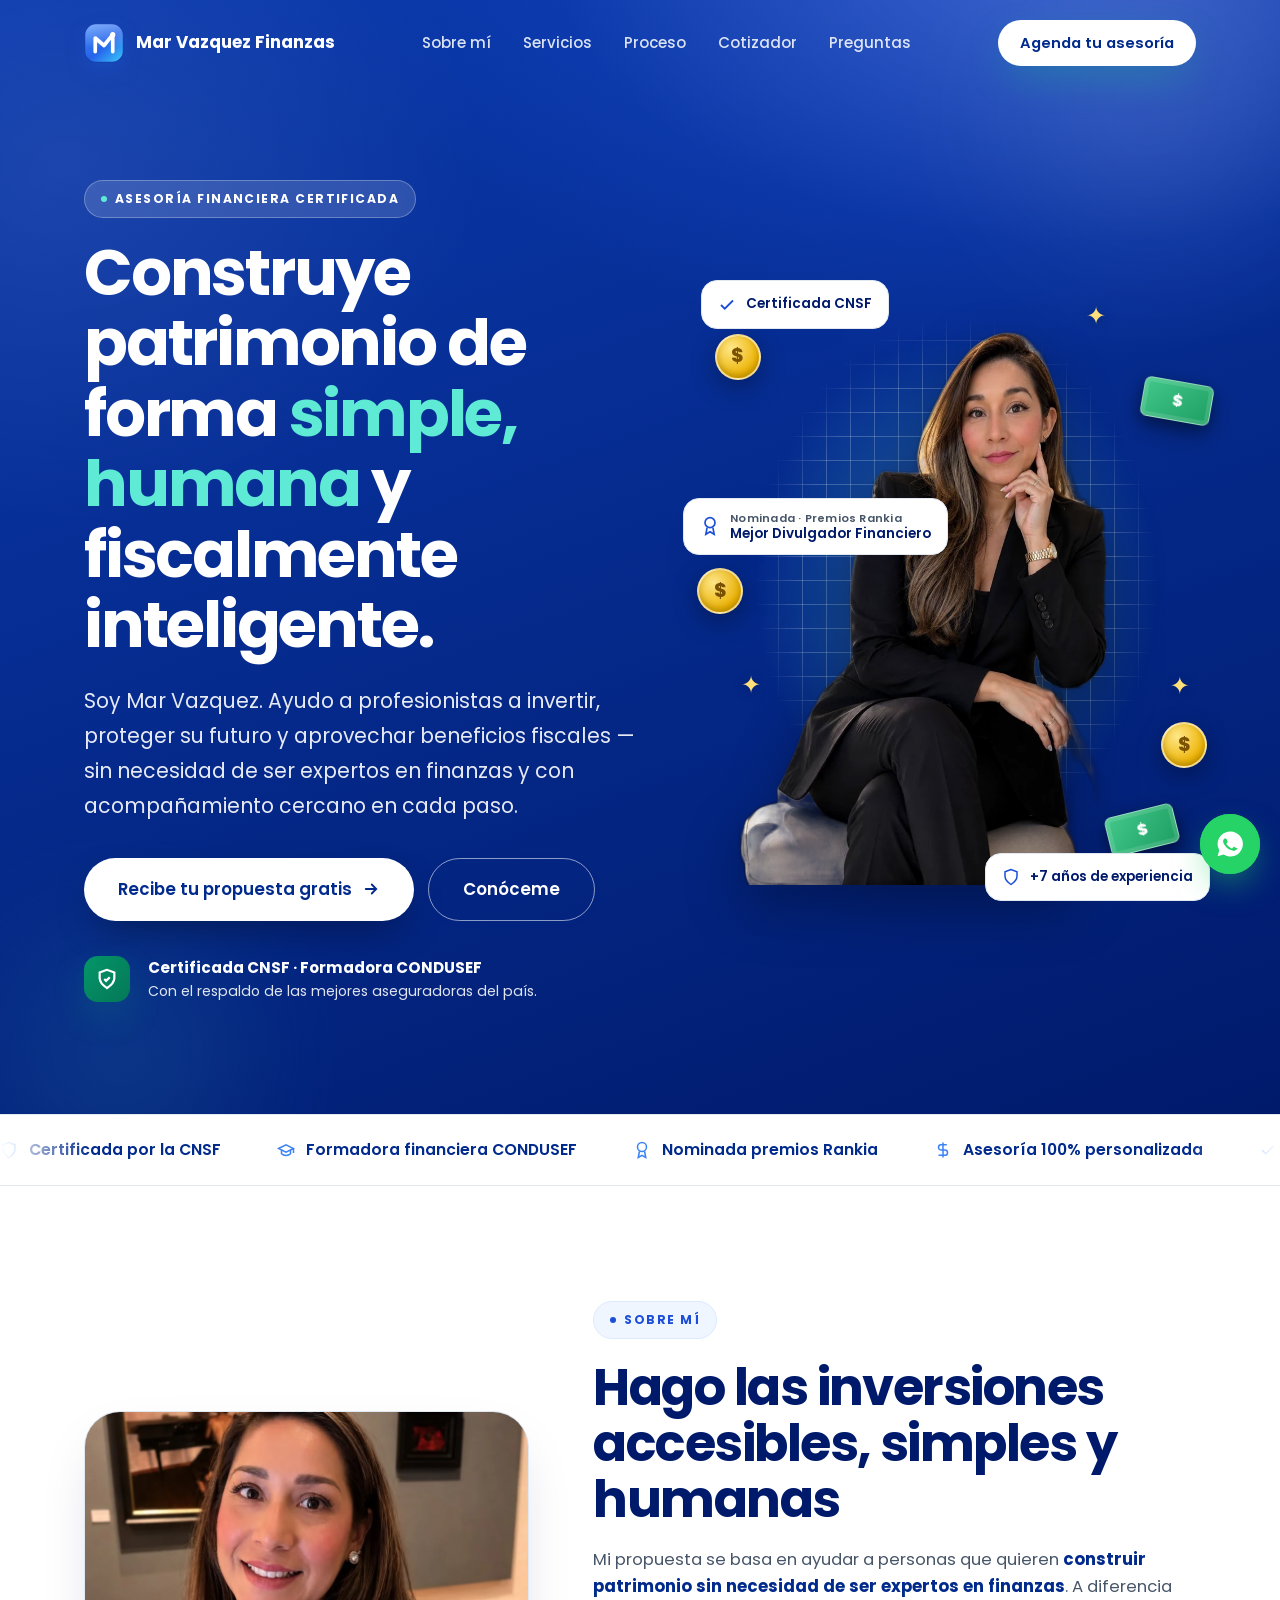
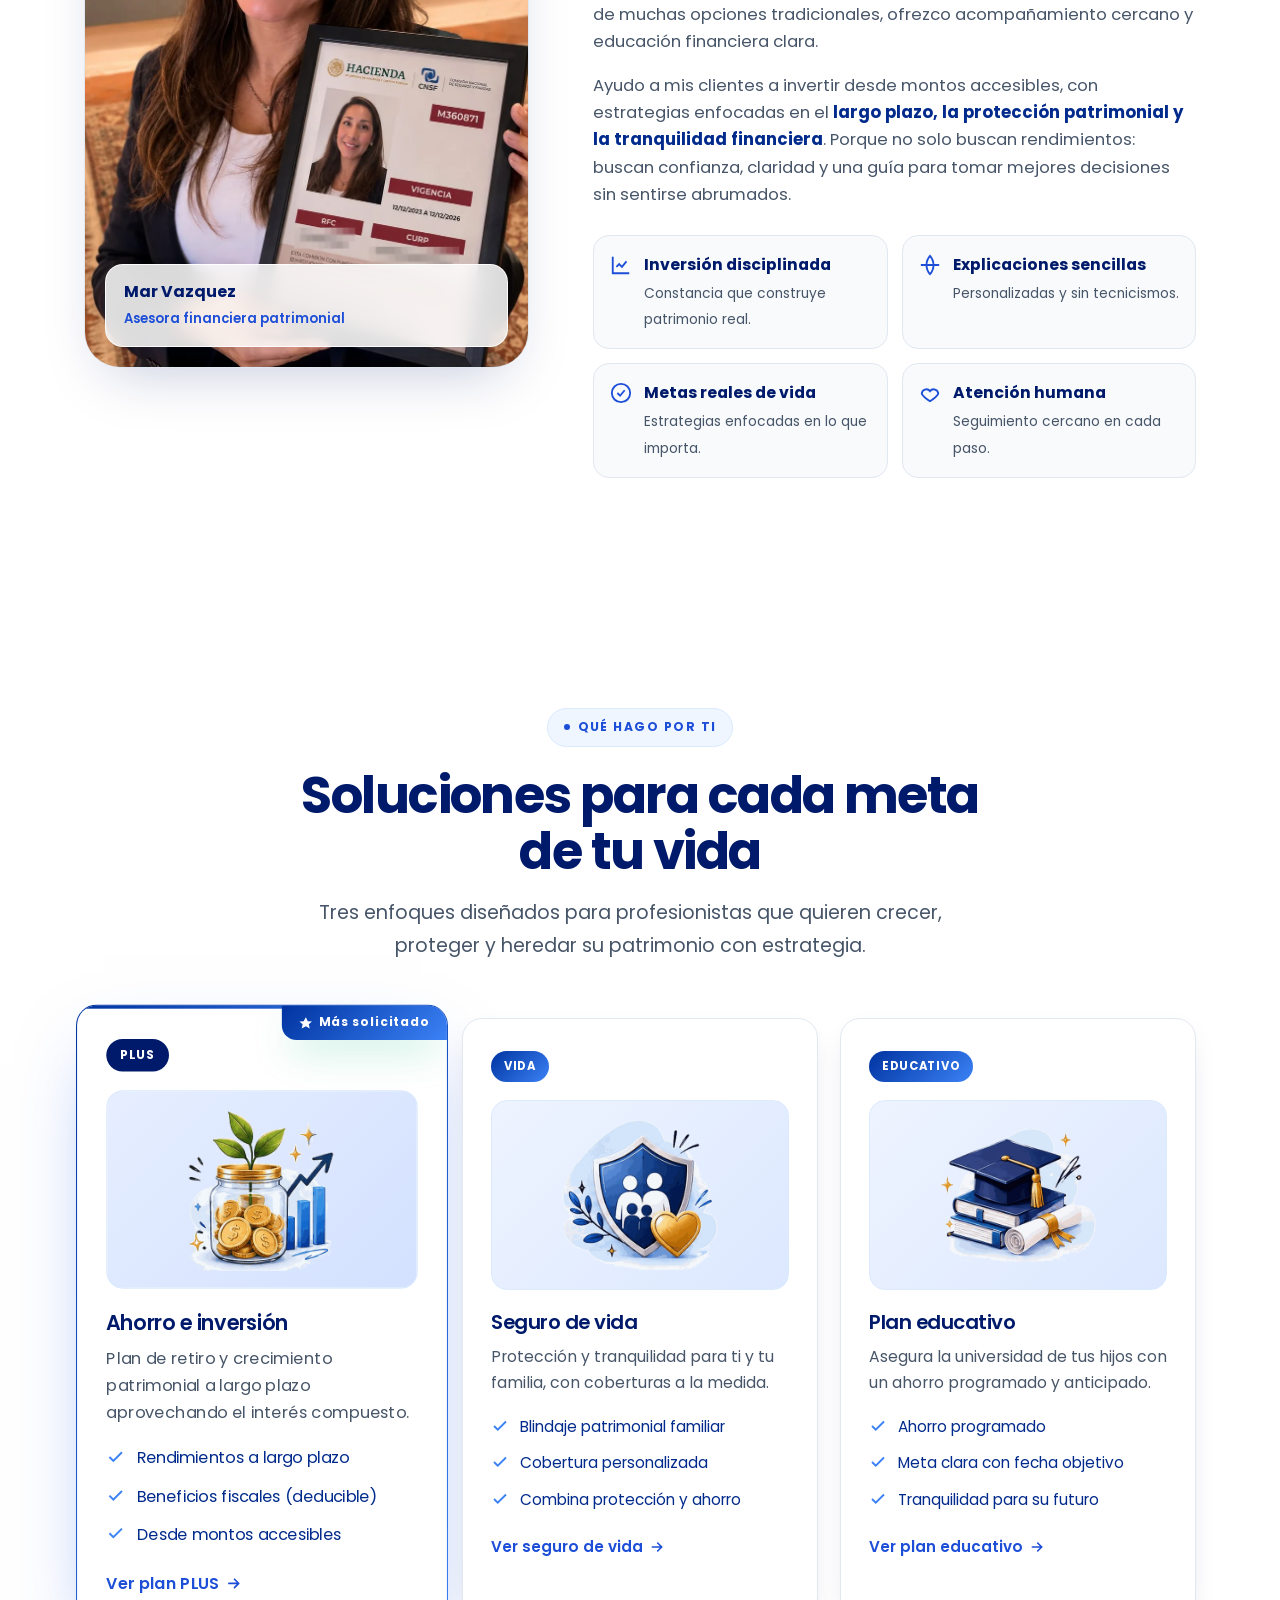
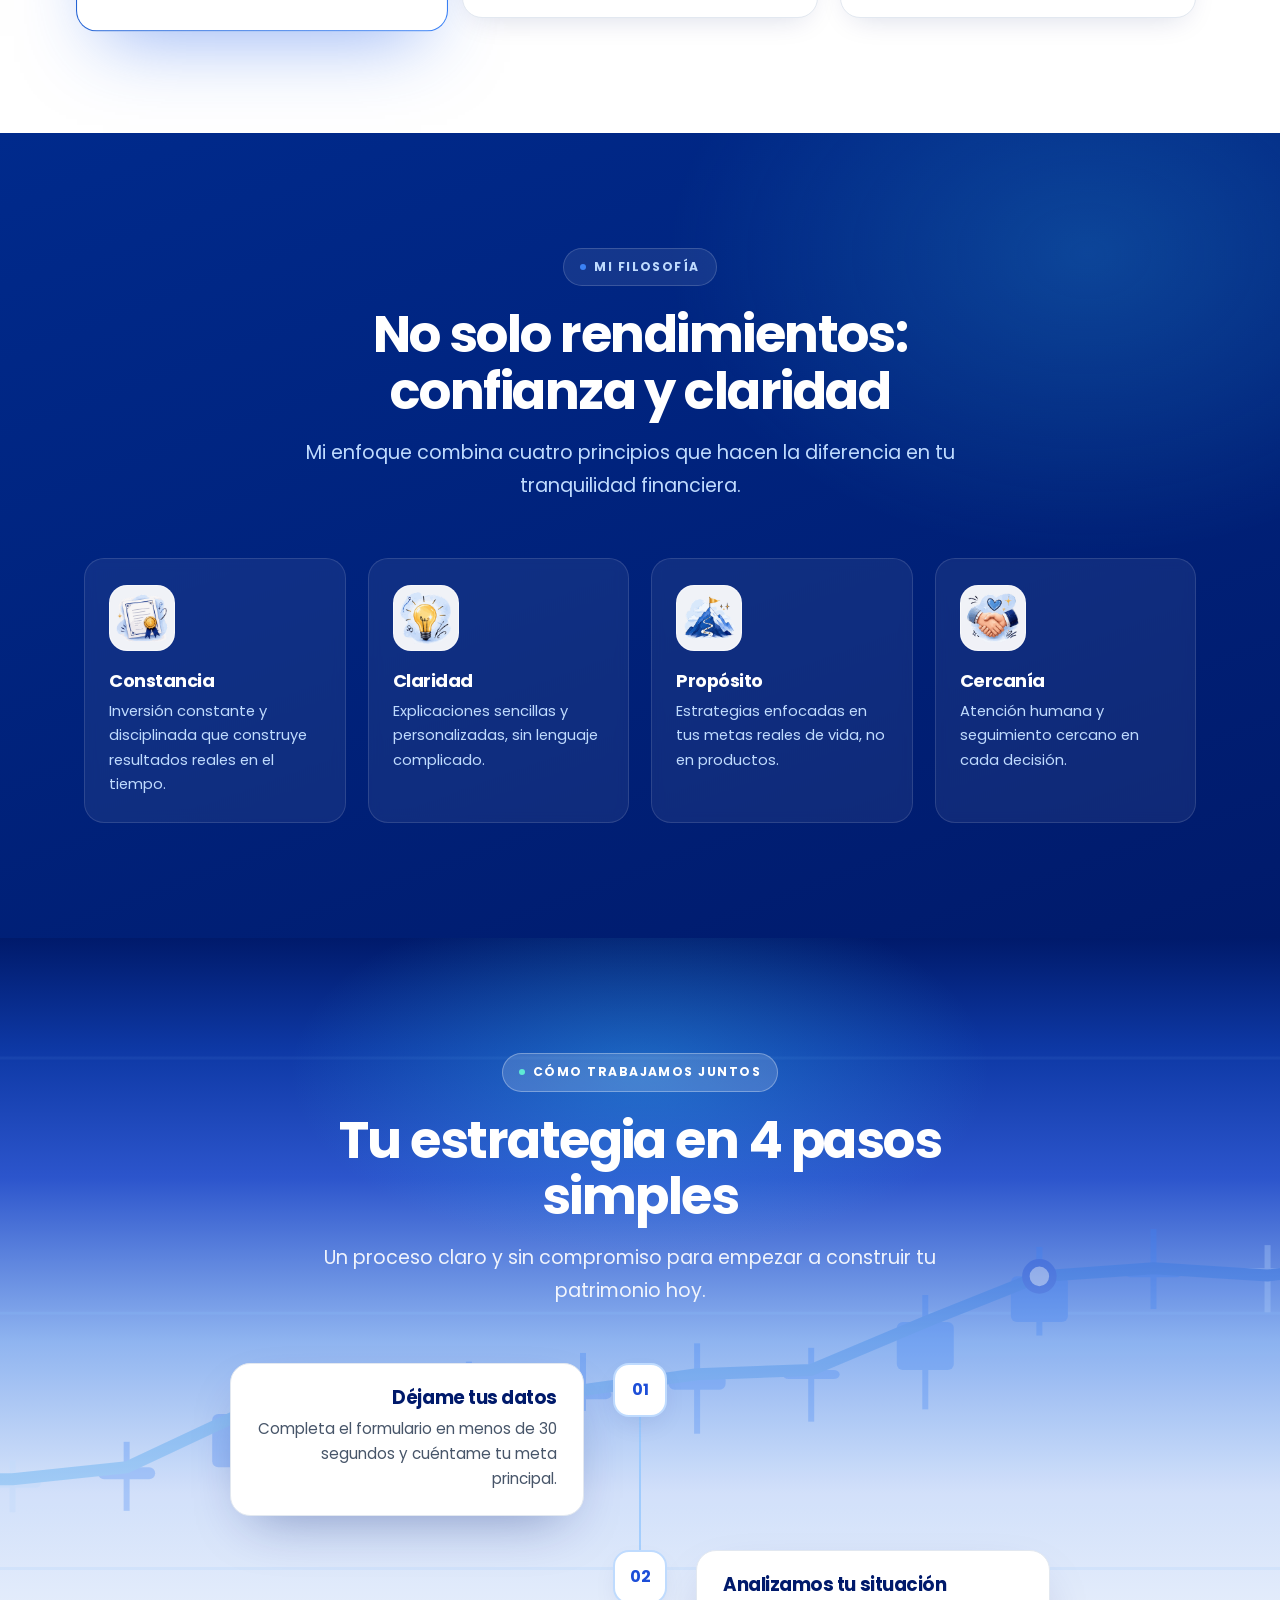
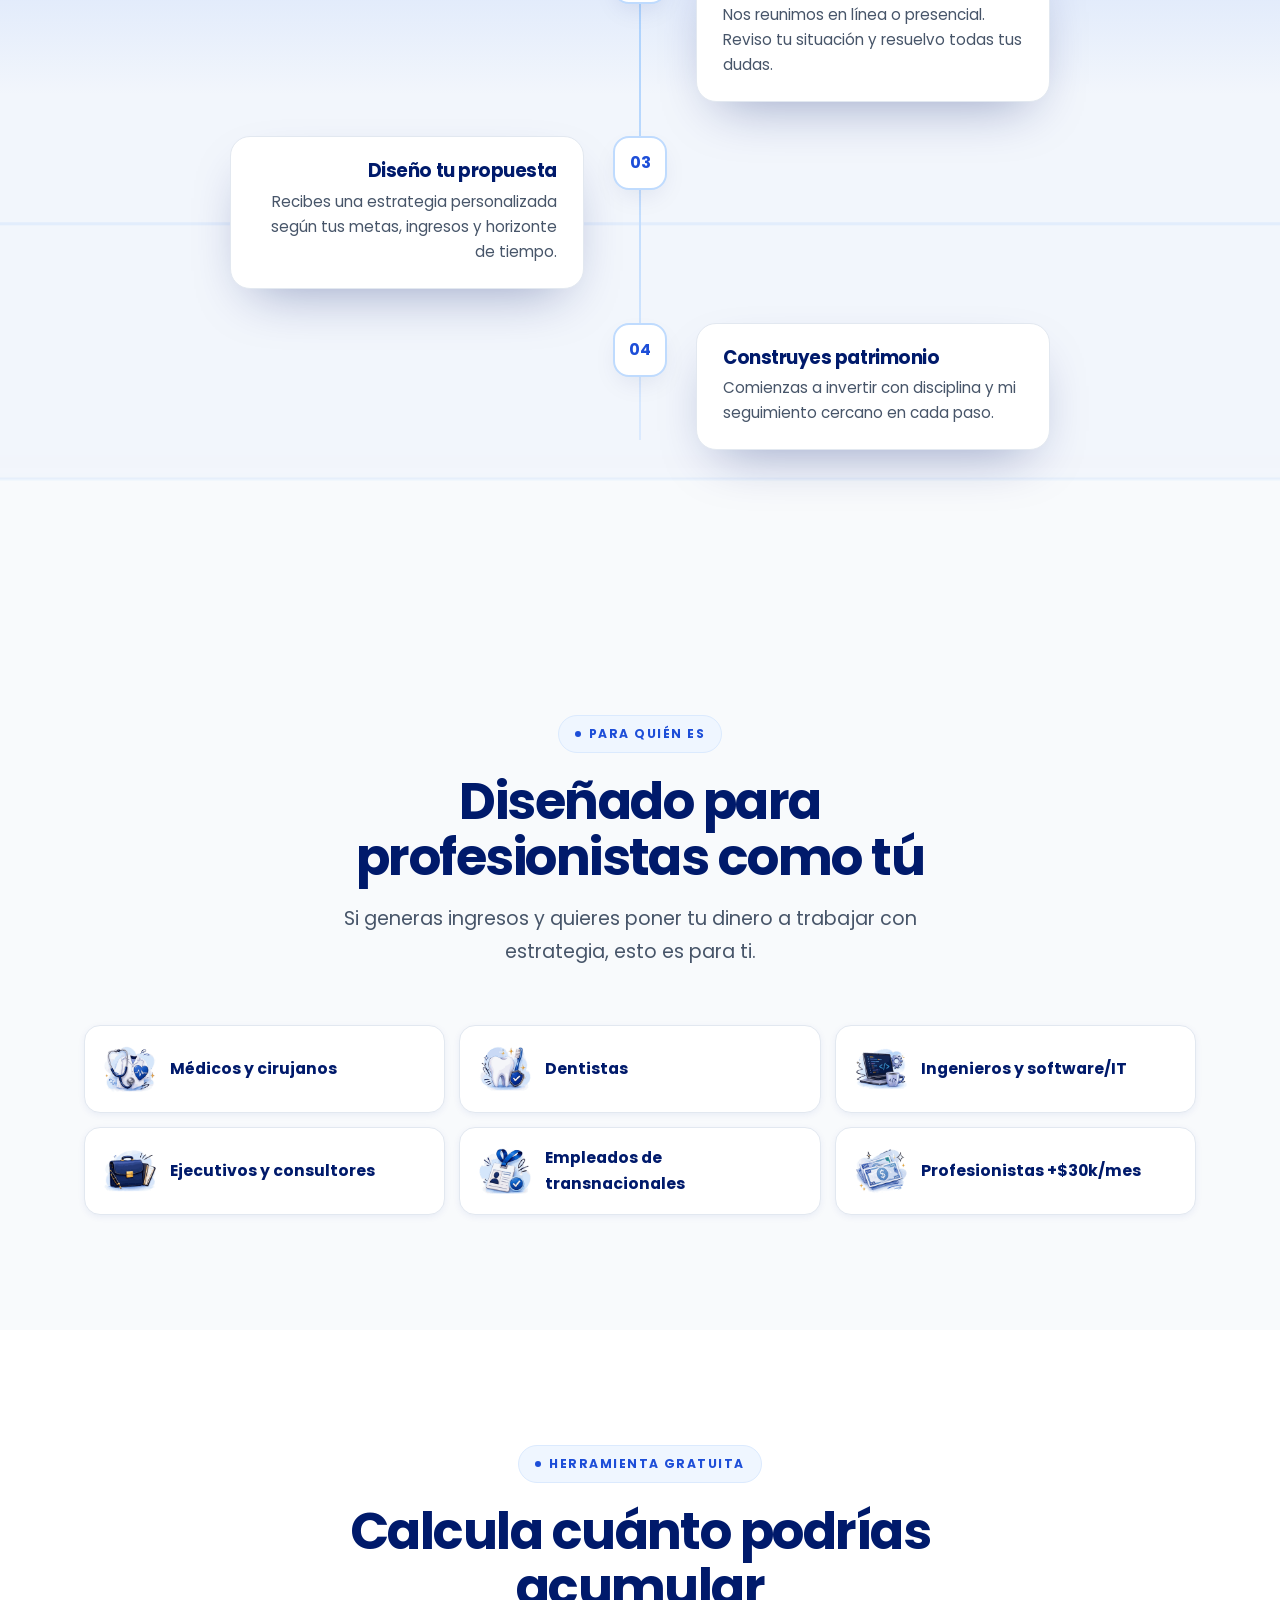
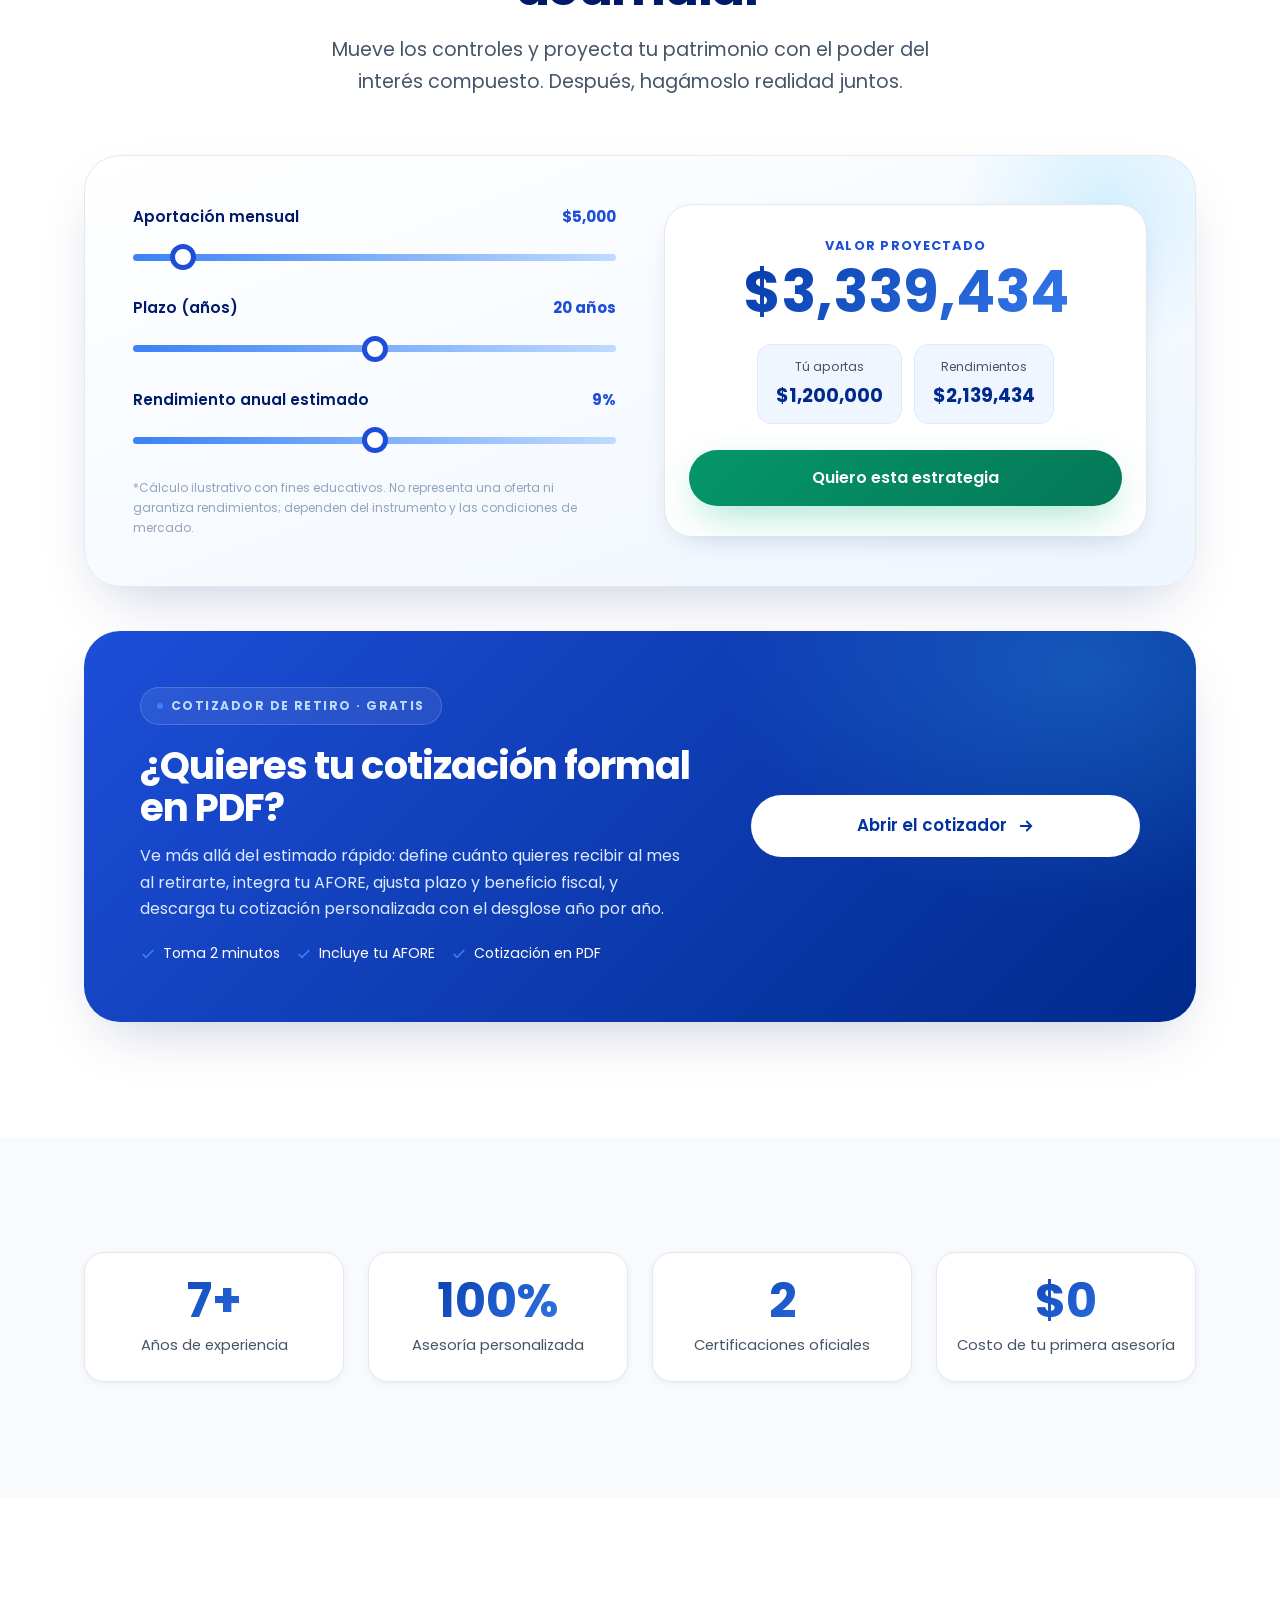
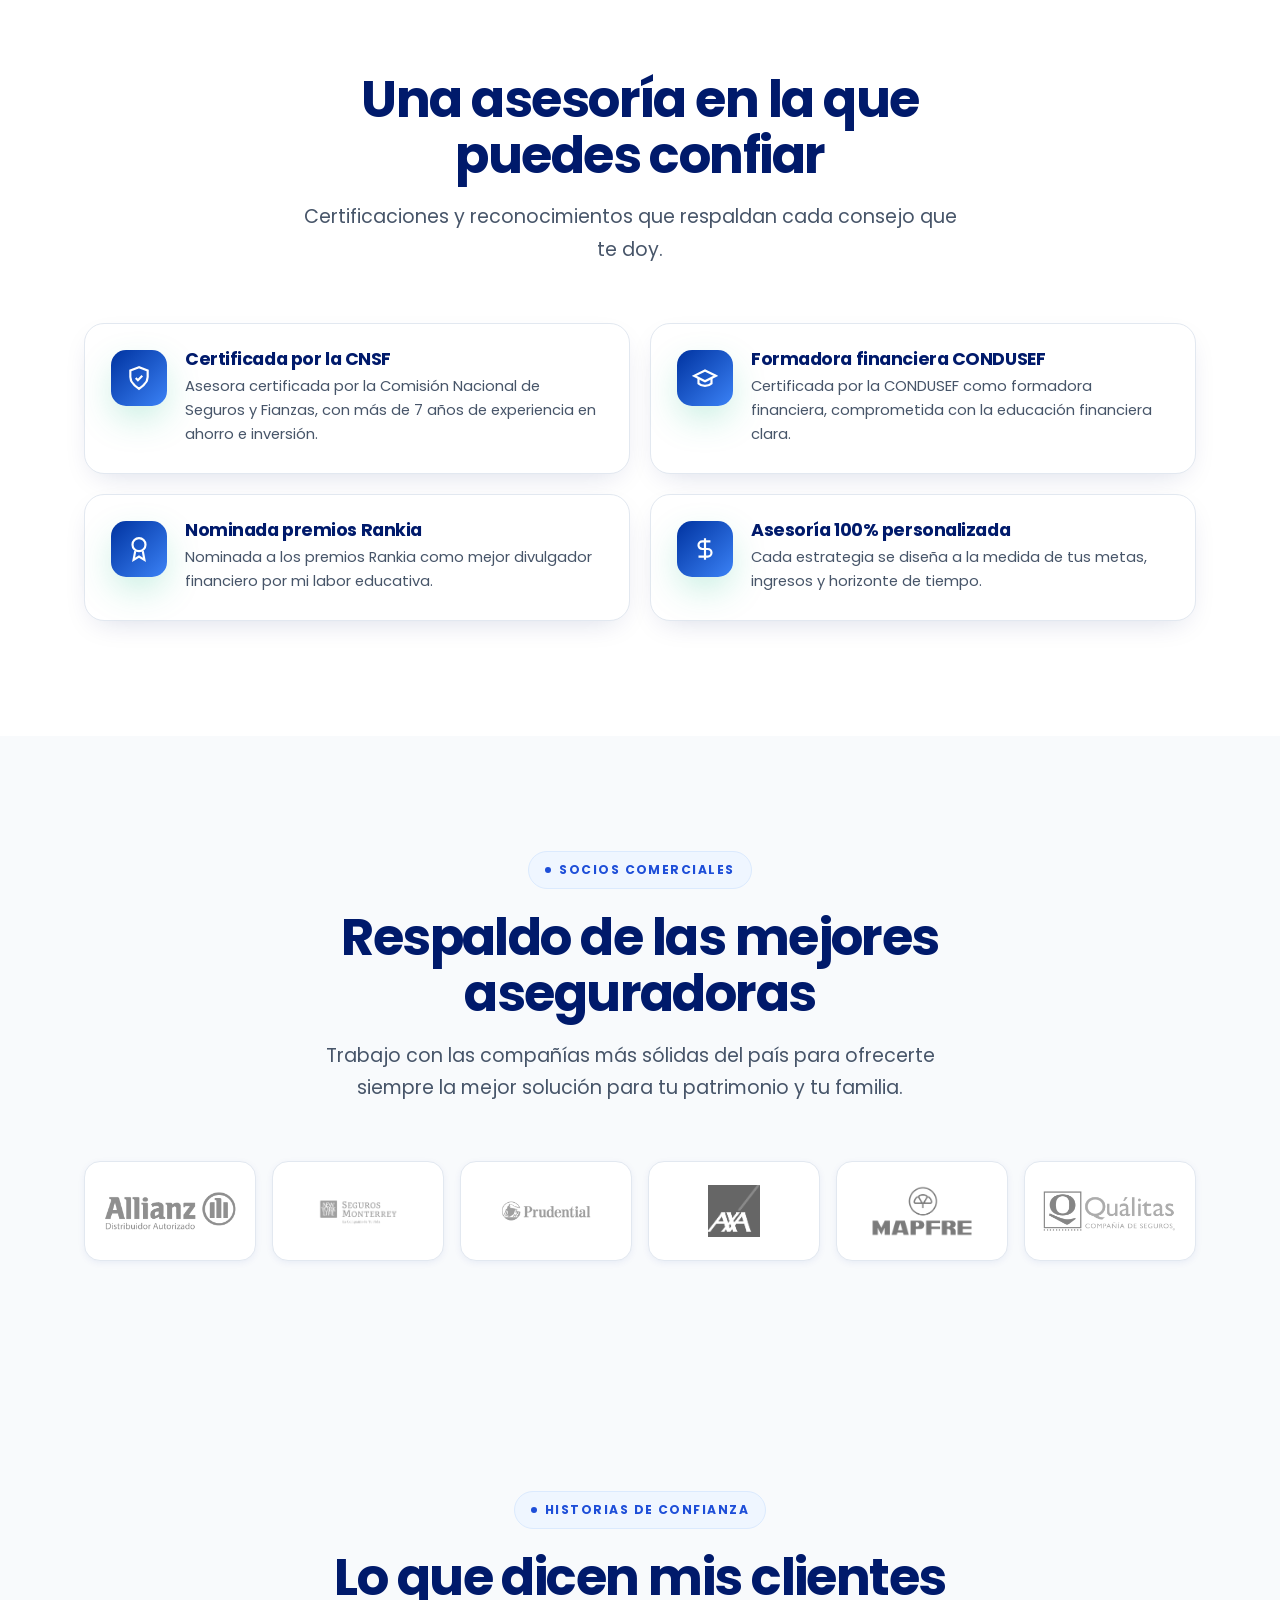
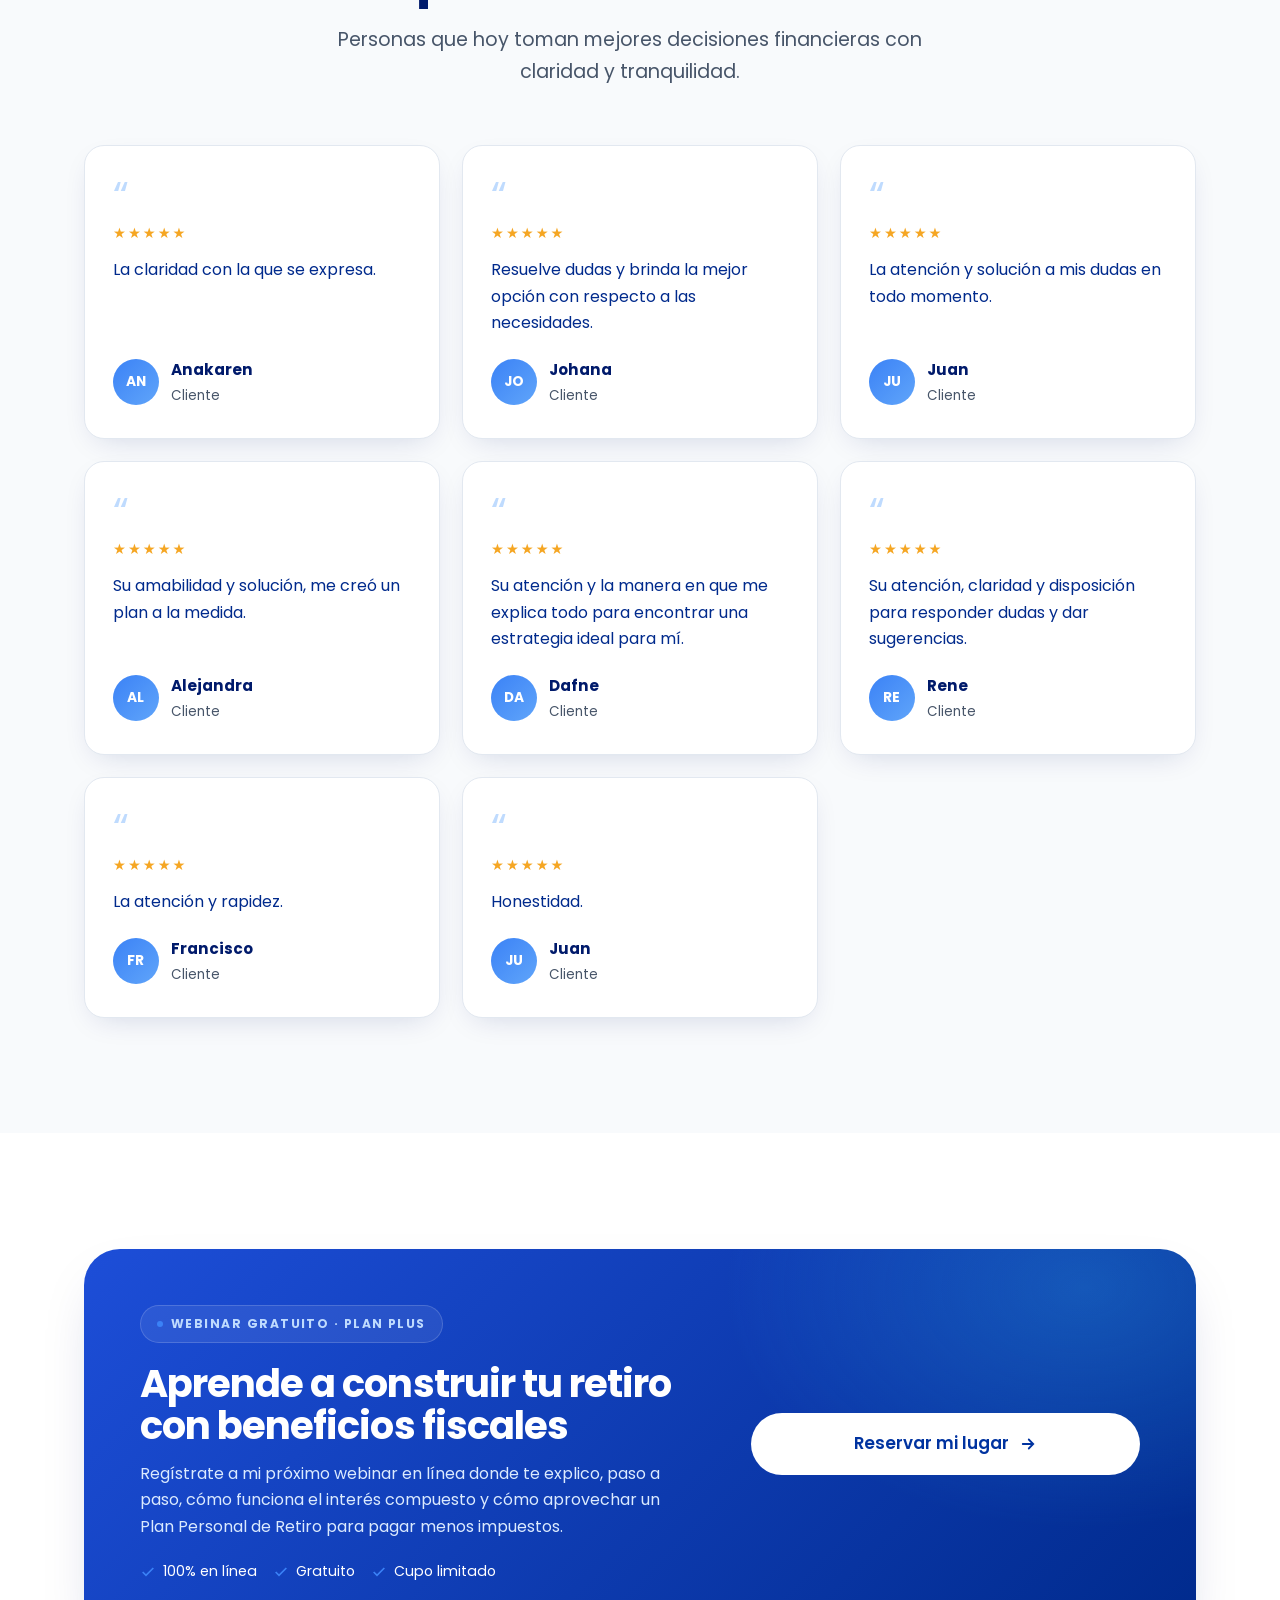
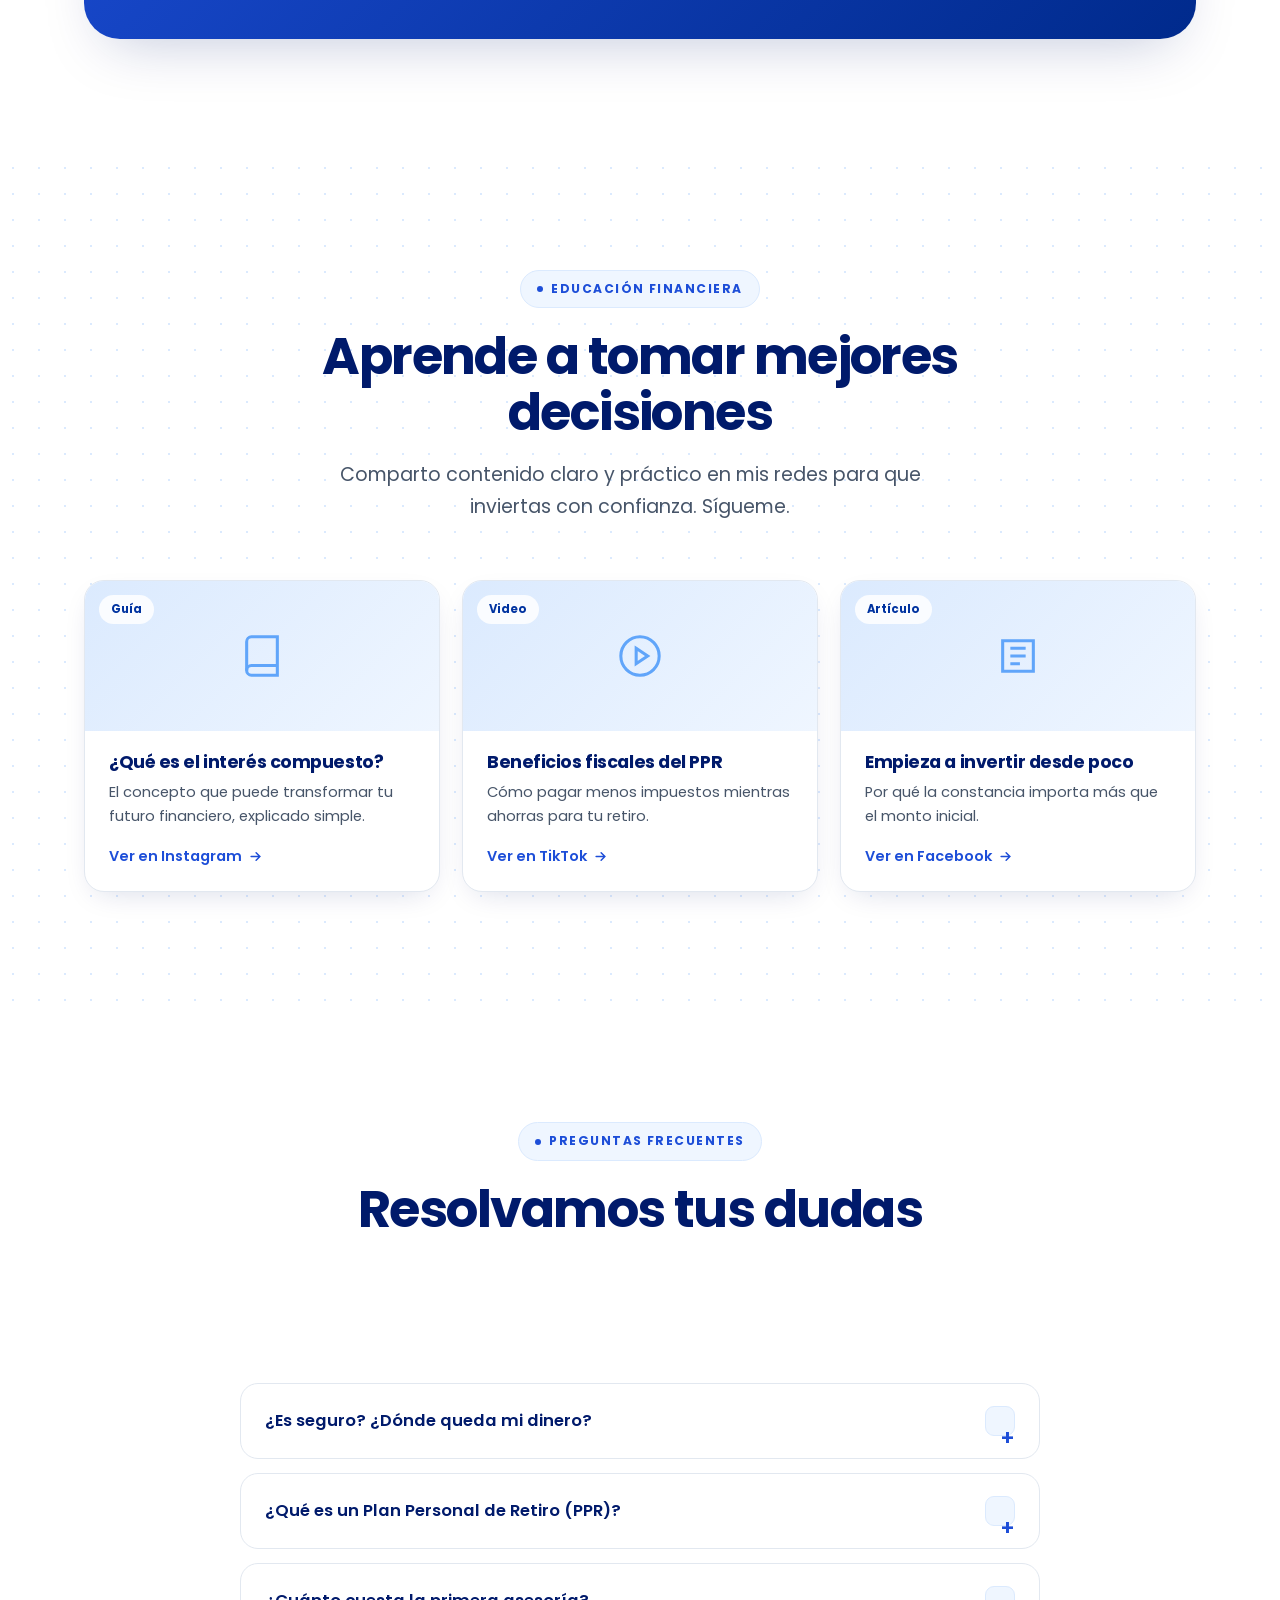
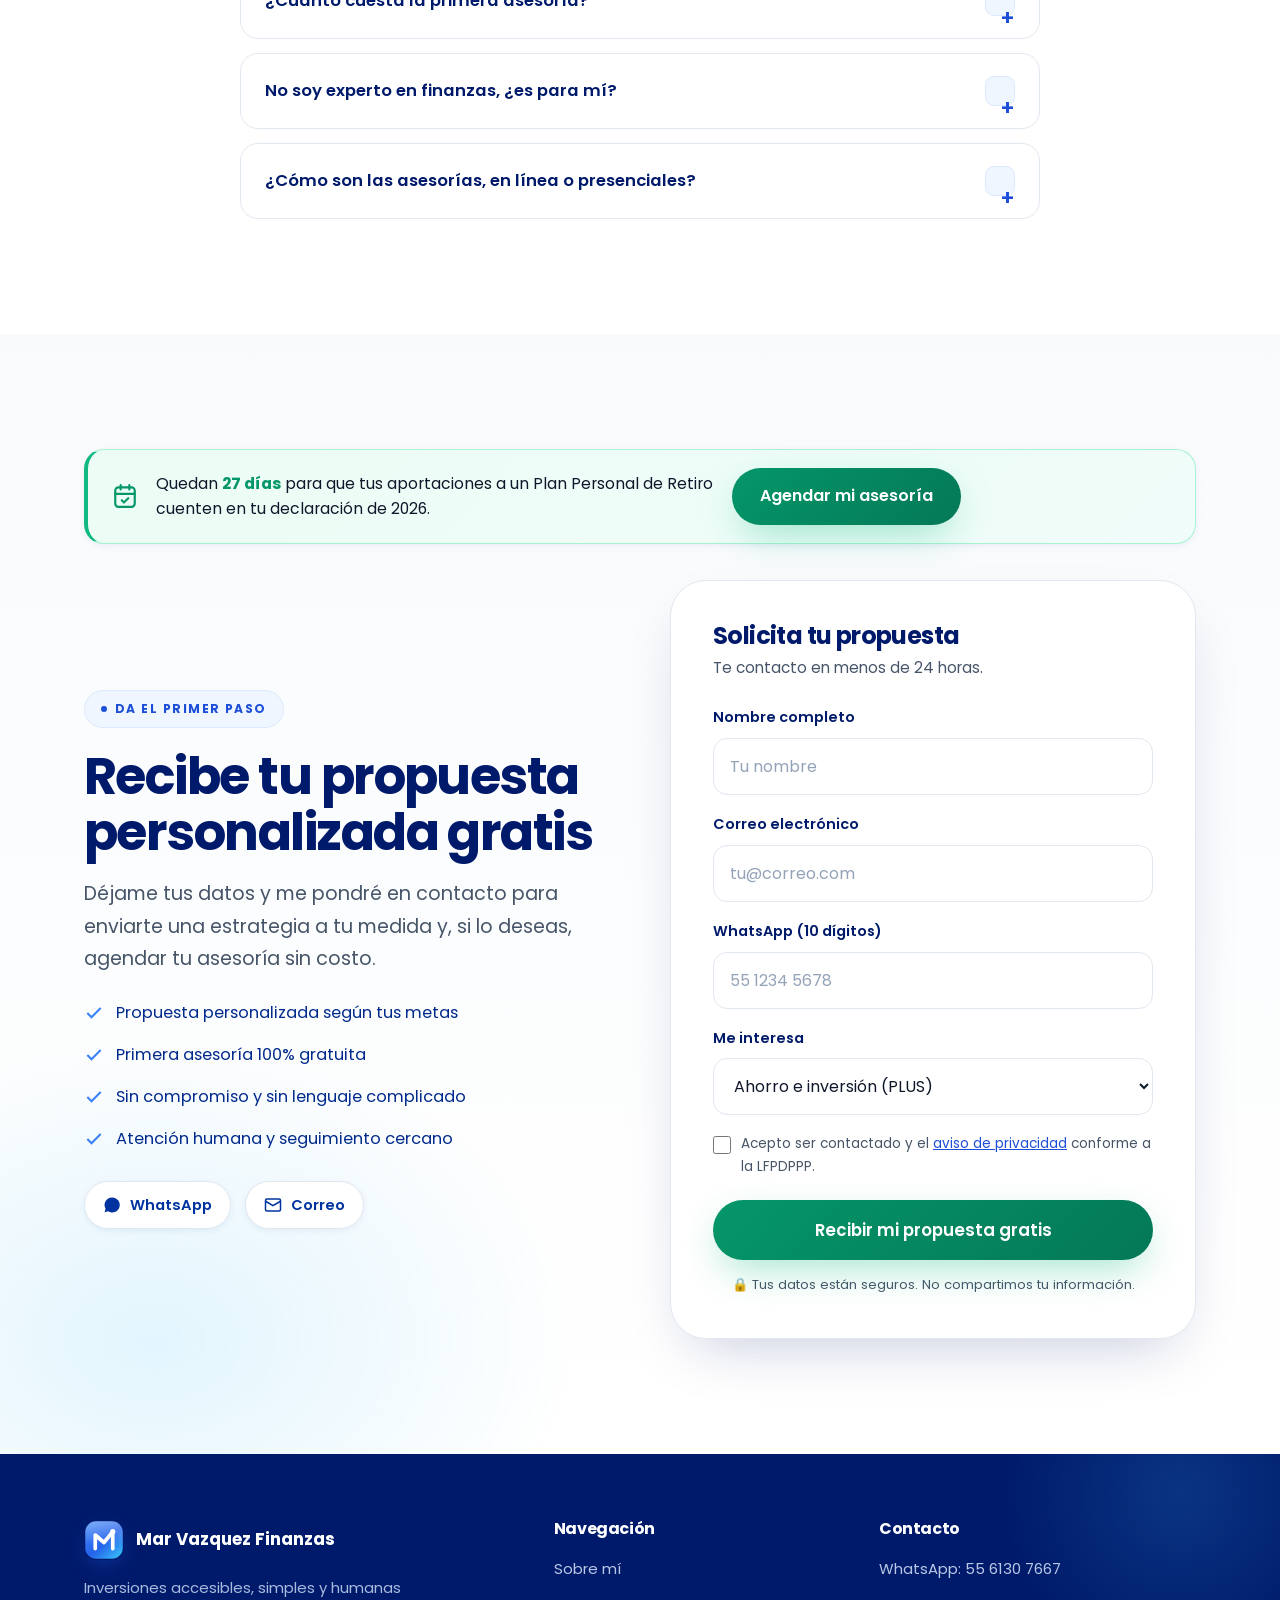
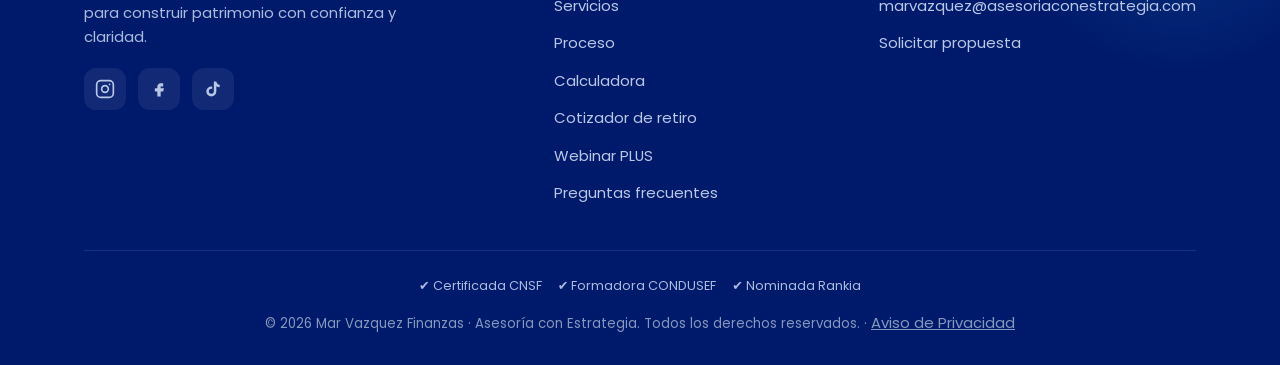
<file: index.html>
<!DOCTYPE html>
<html lang="es-MX">
<head>
<meta charset="UTF-8" />
<meta name="viewport" content="width=device-width, initial-scale=1.0" />
<title>Mar Vazquez Finanzas · Asesoría patrimonial para profesionistas</title>
<meta name="description" content="Conoce a Mar Vazquez, asesora financiera certificada CNSF y CONDUSEF. Te ayudo a construir patrimonio de forma simple, humana y fiscalmente inteligente con estrategias de ahorro, inversión y protección." />

<!-- Open Graph -->
<meta property="og:type" content="website" />
<meta property="og:title" content="Mar Vazquez Finanzas · Asesoría patrimonial para profesionistas" />
<meta property="og:description" content="Inversiones accesibles, simples y humanas. Construye patrimonio con una asesora certificada CNSF y CONDUSEF." />
<meta property="og:locale" content="es_MX" />
<link rel="canonical" href="https://asesoriaconestrategia.com/" />
<meta name="twitter:card" content="summary_large_image" />
<meta name="twitter:title" content="Mar Vazquez Finanzas · Asesoría patrimonial para profesionistas" />
<meta name="twitter:description" content="Inversiones accesibles, simples y humanas. Construye patrimonio con una asesora certificada CNSF y CONDUSEF." />
<meta property="og:url" content="https://asesoriaconestrategia.com/" />
<meta property="og:image" content="https://asesoriaconestrategia.com/assets/og-image.jpg" />
<meta property="og:image:width" content="1200" />
<meta property="og:image:height" content="630" />
<meta name="twitter:image" content="https://asesoriaconestrategia.com/assets/og-image.jpg" />

<!-- Favicons -->
<link rel="icon" href="assets/favicon.svg" type="image/svg+xml" />
<link rel="icon" href="assets/favicon-32.png" sizes="32x32" type="image/png" />
<link rel="icon" href="assets/favicon-16.png" sizes="16x16" type="image/png" />
<link rel="apple-touch-icon" href="assets/apple-touch-icon.png" />
<meta name="theme-color" content="#0033A0" />

<link rel="preconnect" href="https://fonts.googleapis.com" />
<link rel="preconnect" href="https://fonts.gstatic.com" crossorigin />
<link href="https://fonts.googleapis.com/css2?family=Poppins:wght@400;500;600;700&display=swap" rel="stylesheet" />

<!-- Estilos -->
<link rel="stylesheet" href="css/styles.css" />

<script type="application/ld+json">
{
  "@context":"https://schema.org",
  "@type":"FinancialService",
  "name":"Mar Vazquez Finanzas",
  "description":"Asesoría financiera y patrimonial para profesionistas: ahorro, inversión, retiro (PPR), seguro de vida y plan educativo.",
  "url":"https://asesoriaconestrategia.com",
  "areaServed":"MX",
  "founder":{"@type":"Person","name":"Mar Vazquez","jobTitle":"Asesora financiera certificada CNSF"},
  "sameAs":[
    "https://www.instagram.com/marvazquezfinanzas",
    "https://www.facebook.com/share/1BDCZdeMmg/",
    "https://www.tiktok.com/@marvazquezfinanzas"
  ],
  "makesOffer":[
    {"@type":"Offer","itemOffered":{"@type":"Service","name":"Plan PLUS · Ahorro e inversión"}},
    {"@type":"Offer","itemOffered":{"@type":"Service","name":"Seguro de Vida"}},
    {"@type":"Offer","itemOffered":{"@type":"Service","name":"Plan Educativo"}}
  ]
}
</script>
<script type="application/ld+json">
{
 "@context": "https://schema.org",
 "@type": "FAQPage",
 "mainEntity": [
  {
   "@type": "Question",
   "name": "¿Desde cuánto puedo empezar a invertir?",
   "acceptedAnswer": {
    "@type": "Answer",
    "text": "Puedes comenzar desde montos accesibles. Lo importante no es cuánto empiezas, sino la constancia y la disciplina. En tu asesoría diseñamos un plan según tu capacidad de ahorro actual."
   }
  },
  {
   "@type": "Question",
   "name": "¿Es seguro? ¿Dónde queda mi dinero?",
   "acceptedAnswer": {
    "@type": "Answer",
    "text": "Trabajo con instituciones reguladas y soy asesora certificada por la CNSF y formadora financiera avalada por la CONDUSEF. Te explico con total transparencia dónde y cómo se invierte tu dinero."
   }
  },
  {
   "@type": "Question",
   "name": "¿Qué es un Plan Personal de Retiro (PPR)?",
   "acceptedAnswer": {
    "@type": "Answer",
    "text": "Es un instrumento de ahorro e inversión a largo plazo con beneficios fiscales: puedes deducir tus aportaciones de impuestos mientras construyes tu retiro aprovechando el interés compuesto."
   }
  },
  {
   "@type": "Question",
   "name": "¿Cuánto cuesta la primera asesoría?",
   "acceptedAnswer": {
    "@type": "Answer",
    "text": "La primera asesoría es 100% gratuita y sin compromiso. Analizamos tu situación, resolvemos tus dudas y te entrego una propuesta personalizada."
   }
  },
  {
   "@type": "Question",
   "name": "No soy experto en finanzas, ¿es para mí?",
   "acceptedAnswer": {
    "@type": "Answer",
    "text": "Justamente para eso estoy. Mi enfoque es hacer las inversiones simples y humanas. Te explico todo en un lenguaje claro, sin tecnicismos, para que tomes decisiones con confianza."
   }
  },
  {
   "@type": "Question",
   "name": "¿Cómo son las asesorías, en línea o presenciales?",
   "acceptedAnswer": {
    "@type": "Answer",
    "text": "Como prefieras. Puedo atenderte en línea o de forma presencial, adaptándome a tu agenda y a lo que te resulte más cómodo."
   }
  }
 ]
}
</script>

<!-- Meta Pixel -->
<script>
  !function(f,b,e,v,n,t,s)
  {if(f.fbq)return;n=f.fbq=function(){n.callMethod?
  n.callMethod.apply(n,arguments):n.queue.push(arguments)};
  if(!f._fbq)f._fbq=n;n.push=n;n.loaded=!0;n.version='2.0';
  n.queue=[];t=b.createElement(e);t.async=!0;
  t.src=v;s=b.getElementsByTagName(e)[0];
  s.parentNode.insertBefore(t,s)}(window, document,'script',
  'https://connect.facebook.net/en_US/fbevents.js');
  fbq('init', '25336372275973357');
  fbq('track', 'PageView');
</script>
<noscript><img height="1" width="1" style="display:none" alt=""
  src="https://www.facebook.com/tr?id=25336372275973357&ev=PageView&noscript=1" /></noscript>

</head>
<body class="has-hero">

<!-- ======================= HEADER ======================= -->
<header id="header">
  <div class="wrap nav">
    <a href="#top" class="brand"><img class="mark" src="assets/logo.svg" width="40" height="40" alt="Mar Vazquez Finanzas" />Mar Vazquez Finanzas</a>
    <nav class="nav-links">
      <a href="#sobre-mi">Sobre mí</a>
      <a href="#servicios">Servicios</a>
      <a href="#proceso">Proceso</a>
      <a href="calculadora.html">Cotizador</a>
      <a href="#faq">Preguntas</a>
    </nav>
    <a href="https://wa.me/525561307667?text=Hola%20Mar%2C%20me%20gustar%C3%ADa%20agendar%20una%20asesor%C3%ADa%20financiera" target="_blank" rel="noopener" class="btn btn-primary nav-cta"><span class="cta-full">Agenda tu asesoría</span><span class="cta-short">Agenda</span></a>
  </div>
</header>

<!-- ======================= HERO ======================= -->
<section class="hero" id="top">
  <!-- Fondo animado. Sin src: lo pone js/main.js sólo si la conexión aguanta,
       para que no compita con el LCP del titular en 4G. -->
  <video class="hero-video" data-bg-video="assets/hero-bg.mp4"
         muted loop playsinline preload="none" aria-hidden="true" tabindex="-1"></video>
  <div class="hero-orb o1"></div>
  <div class="hero-orb o2"></div>
  <div class="wrap">
    <div>
      <span class="eyebrow reveal"><span class="dot"></span> Asesoría financiera certificada</span>
      <h1 class="reveal d1">Construye patrimonio de forma <span class="grad-text">simple, humana</span> y fiscalmente inteligente.</h1>
      <p class="sub reveal d2">Soy Mar Vazquez. Ayudo a profesionistas a invertir, proteger su futuro y aprovechar beneficios fiscales — sin necesidad de ser expertos en finanzas y con acompañamiento cercano en cada paso.</p>
      <div class="hero-cta reveal d3">
        <a href="#contacto" class="btn btn-primary btn-lg">Recibe tu propuesta gratis
          <svg width="18" height="18" viewBox="0 0 24 24" fill="none" stroke="currentColor" stroke-width="2.4" stroke-linecap="round"><path d="M5 12h14M13 6l6 6-6 6"/></svg>
        </a>
        <a href="#sobre-mi" class="btn btn-outline btn-lg">Conóceme</a>
      </div>
      <div class="hero-meta reveal d4">
        <span class="hero-badge-ico"><svg width="22" height="22" viewBox="0 0 24 24" fill="none" stroke="currentColor" stroke-width="2.4"><path d="M12 2 4 5v6c0 5 3.5 8 8 11 4.5-3 8-6 8-11V5l-8-3Z"/><path d="m9 12 2 2 4-4"/></svg></span>
        <small><b>Certificada CNSF · Formadora CONDUSEF</b>Con el respaldo de las mejores aseguradoras del país.</small>
      </div>
    </div>

    <div class="hero-visual reveal-scale d2">
      <div class="badge-float b1">
        <svg width="18" height="18" viewBox="0 0 24 24" fill="none" stroke="currentColor" stroke-width="2.4"><path d="M20 6 9 17l-5-5"/></svg>
        Certificada CNSF
      </div>
      <div class="badge-float b2">
        <svg width="18" height="18" viewBox="0 0 24 24" fill="none" stroke="currentColor" stroke-width="2"><path d="M12 2 4 5v6c0 5 3.5 8 8 11 4.5-3 8-6 8-11V5l-8-3Z"/></svg>
        +7 años de experiencia
      </div>
      <div class="badge-float b3 stack">
        <svg width="20" height="20" viewBox="0 0 24 24" fill="none" stroke="currentColor" stroke-width="2" aria-hidden="true"><circle cx="12" cy="8" r="6"/><path d="M8.5 14 7 22l5-3 5 3-1.5-8"/></svg>
        <span><small>Nominada · Premios Rankia</small>Mejor Divulgador Financiero</span>
      </div>
      <div class="hero-photo">
        <div class="blob"></div>
        <img src="assets/mar-3-cut.webp" alt="Mar Vazquez, asesora financiera patrimonial" width="780" height="1040" fetchpriority="high" />
      </div>
    </div>
  </div>
</section>

<!-- ======================= MARQUEE CERTIFICACIONES ======================= -->
<div class="marquee" aria-hidden="true">
  <div class="marquee-track">
    <span class="marquee-item"><svg width="18" height="18" viewBox="0 0 24 24" fill="none" stroke="currentColor" stroke-width="2"><path d="M12 2 4 5v6c0 5 3.5 8 8 11 4.5-3 8-6 8-11V5l-8-3Z"/></svg> Certificada por la CNSF</span>
    <span class="marquee-item"><svg width="18" height="18" viewBox="0 0 24 24" fill="none" stroke="currentColor" stroke-width="2"><path d="M22 10v6M2 10l10-5 10 5-10 5z"/><path d="M6 12v5c3 3 9 3 12 0v-5"/></svg> Formadora financiera CONDUSEF</span>
    <span class="marquee-item"><svg width="18" height="18" viewBox="0 0 24 24" fill="none" stroke="currentColor" stroke-width="2"><circle cx="12" cy="8" r="6"/><path d="M8.5 14 7 22l5-3 5 3-1.5-8"/></svg> Nominada premios Rankia</span>
    <span class="marquee-item"><svg width="18" height="18" viewBox="0 0 24 24" fill="none" stroke="currentColor" stroke-width="2"><path d="M12 2v20M17 5H9.5a3.5 3.5 0 0 0 0 7h5a3.5 3.5 0 0 1 0 7H6"/></svg> Asesoría 100% personalizada</span>
    <span class="marquee-item"><svg width="18" height="18" viewBox="0 0 24 24" fill="none" stroke="currentColor" stroke-width="2"><path d="M20 6 9 17l-5-5"/></svg> Educación financiera clara</span>
    <!-- duplicado para loop continuo -->
    <span class="marquee-item"><svg width="18" height="18" viewBox="0 0 24 24" fill="none" stroke="currentColor" stroke-width="2"><path d="M12 2 4 5v6c0 5 3.5 8 8 11 4.5-3 8-6 8-11V5l-8-3Z"/></svg> Certificada por la CNSF</span>
    <span class="marquee-item"><svg width="18" height="18" viewBox="0 0 24 24" fill="none" stroke="currentColor" stroke-width="2"><path d="M22 10v6M2 10l10-5 10 5-10 5z"/><path d="M6 12v5c3 3 9 3 12 0v-5"/></svg> Formadora financiera CONDUSEF</span>
    <span class="marquee-item"><svg width="18" height="18" viewBox="0 0 24 24" fill="none" stroke="currentColor" stroke-width="2"><circle cx="12" cy="8" r="6"/><path d="M8.5 14 7 22l5-3 5 3-1.5-8"/></svg> Nominada premios Rankia</span>
    <span class="marquee-item"><svg width="18" height="18" viewBox="0 0 24 24" fill="none" stroke="currentColor" stroke-width="2"><path d="M12 2v20M17 5H9.5a3.5 3.5 0 0 0 0 7h5a3.5 3.5 0 0 1 0 7H6"/></svg> Asesoría 100% personalizada</span>
    <span class="marquee-item"><svg width="18" height="18" viewBox="0 0 24 24" fill="none" stroke="currentColor" stroke-width="2"><path d="M20 6 9 17l-5-5"/></svg> Educación financiera clara</span>
  </div>
</div>

<!-- ======================= SOBRE MÍ ======================= -->
<section class="section-pad" id="sobre-mi">
  <div class="wrap about-grid">
    <div class="about-photo reveal-x">
      <img class="ph-img" src="assets/mar-cedula.webp" alt="Mar Vazquez con su cédula de agente de seguros emitida por la CNSF, número M360871" width="900" height="1125" loading="lazy" />
      <div class="sig">
        <b>Mar Vazquez</b>
        <span>Asesora financiera patrimonial</span>
      </div>
    </div>
    <div class="about-text reveal-x right">
      <span class="eyebrow"><span class="dot"></span> Sobre mí</span>
      <h2 class="title">Hago las inversiones accesibles, simples y humanas</h2>
      <p>Mi propuesta se basa en ayudar a personas que quieren <strong>construir patrimonio sin necesidad de ser expertos en finanzas</strong>. A diferencia de muchas opciones tradicionales, ofrezco acompañamiento cercano y educación financiera clara.</p>
      <p>Ayudo a mis clientes a invertir desde montos accesibles, con estrategias enfocadas en el <strong>largo plazo, la protección patrimonial y la tranquilidad financiera</strong>. Porque no solo buscan rendimientos: buscan confianza, claridad y una guía para tomar mejores decisiones sin sentirse abrumados.</p>
      <div class="pillars">
        <div class="pillar"><svg width="22" height="22" viewBox="0 0 24 24" fill="none" stroke="currentColor" stroke-width="2"><path d="M3 3v18h18"/><path d="m7 14 3-3 3 3 5-6"/></svg><div><b>Inversión disciplinada</b><span>Constancia que construye patrimonio real.</span></div></div>
        <div class="pillar"><svg width="22" height="22" viewBox="0 0 24 24" fill="none" stroke="currentColor" stroke-width="2"><path d="M2 12h20M12 2a15 15 0 0 1 0 20 15 15 0 0 1 0-20Z"/></svg><div><b>Explicaciones sencillas</b><span>Personalizadas y sin tecnicismos.</span></div></div>
        <div class="pillar"><svg width="22" height="22" viewBox="0 0 24 24" fill="none" stroke="currentColor" stroke-width="2"><circle cx="12" cy="12" r="10"/><path d="m8 12 3 3 5-6"/></svg><div><b>Metas reales de vida</b><span>Estrategias enfocadas en lo que importa.</span></div></div>
        <div class="pillar"><svg width="22" height="22" viewBox="0 0 24 24" fill="none" stroke="currentColor" stroke-width="2"><path d="M12 21s-7-4.35-9-8a5 5 0 0 1 9-3 5 5 0 0 1 9 3c-2 3.65-9 8-9 8Z"/></svg><div><b>Atención humana</b><span>Seguimiento cercano en cada paso.</span></div></div>
      </div>
    </div>
  </div>
</section>

<!-- ======================= SERVICIOS / QUÉ HAGO ======================= -->
<section class="section-pad dotgrid" id="servicios">
  <!-- Fondo animado, exclusivo de esta sección. Sin src: lo pone js/main.js. -->
  <video class="section-video" data-bg-video="assets/servicios-bg.mp4"
         muted loop playsinline preload="none" aria-hidden="true" tabindex="-1"></video>
  <div class="wrap">
    <div class="shead">
      <span class="eyebrow reveal"><span class="dot"></span> Qué hago por ti</span>
      <h2 class="title reveal d1">Soluciones para cada meta de tu vida</h2>
      <p class="lead reveal d2">Tres enfoques diseñados para profesionistas que quieren crecer, proteger y heredar su patrimonio con estrategia.</p>
    </div>
    <div class="grid cols-3">
      <div class="card prod featured reveal">
        <span class="ribbon"><svg width="14" height="14" viewBox="0 0 24 24" fill="currentColor"><path d="m12 2 3 6.5 7 .6-5.3 4.6 1.6 6.8L12 17l-6.9 3.5 1.6-6.8L1.4 9.1l7-.6L12 2Z"/></svg> Más solicitado</span>
        <span class="tag">PLUS</span>
        <div class="prod-illu">
          <img src="assets/iconos/ahorro-inversion.png" alt="Ahorro e inversión" width="384" height="384" loading="lazy" decoding="async" />
        </div>
        <h3>Ahorro e inversión</h3>
        <p>Plan de retiro y crecimiento patrimonial a largo plazo aprovechando el interés compuesto.</p>
        <ul>
          <li><svg width="18" height="18" viewBox="0 0 24 24" fill="none" stroke="currentColor" stroke-width="2.5"><path d="M20 6 9 17l-5-5"/></svg> Rendimientos a largo plazo</li>
          <li><svg width="18" height="18" viewBox="0 0 24 24" fill="none" stroke="currentColor" stroke-width="2.5"><path d="M20 6 9 17l-5-5"/></svg> Beneficios fiscales (deducible)</li>
          <li><svg width="18" height="18" viewBox="0 0 24 24" fill="none" stroke="currentColor" stroke-width="2.5"><path d="M20 6 9 17l-5-5"/></svg> Desde montos accesibles</li>
        </ul>
        <a href="plus.html" class="plink">Ver plan PLUS
          <svg width="16" height="16" viewBox="0 0 24 24" fill="none" stroke="currentColor" stroke-width="2.4" stroke-linecap="round"><path d="M5 12h14M13 6l6 6-6 6"/></svg></a>
      </div>
      <div class="card prod reveal d1">
        <span class="tag">VIDA</span>
        <div class="prod-illu">
          <img src="assets/iconos/seguro-vida.png" alt="Seguro de vida" width="384" height="384" loading="lazy" decoding="async" />
        </div>
        <h3>Seguro de vida</h3>
        <p>Protección y tranquilidad para ti y tu familia, con coberturas a la medida.</p>
        <ul>
          <li><svg width="18" height="18" viewBox="0 0 24 24" fill="none" stroke="currentColor" stroke-width="2.5"><path d="M20 6 9 17l-5-5"/></svg> Blindaje patrimonial familiar</li>
          <li><svg width="18" height="18" viewBox="0 0 24 24" fill="none" stroke="currentColor" stroke-width="2.5"><path d="M20 6 9 17l-5-5"/></svg> Cobertura personalizada</li>
          <li><svg width="18" height="18" viewBox="0 0 24 24" fill="none" stroke="currentColor" stroke-width="2.5"><path d="M20 6 9 17l-5-5"/></svg> Combina protección y ahorro</li>
        </ul>
        <a href="vida.html" class="plink">Ver seguro de vida
          <svg width="16" height="16" viewBox="0 0 24 24" fill="none" stroke="currentColor" stroke-width="2.4" stroke-linecap="round"><path d="M5 12h14M13 6l6 6-6 6"/></svg></a>
      </div>
      <div class="card prod reveal d2">
        <span class="tag">EDUCATIVO</span>
        <div class="prod-illu">
          <img src="assets/iconos/fideicomiso-educativo.png" alt="Plan educativo" width="384" height="384" loading="lazy" decoding="async" />
        </div>
        <h3>Plan educativo</h3>
        <p>Asegura la universidad de tus hijos con un ahorro programado y anticipado.</p>
        <ul>
          <li><svg width="18" height="18" viewBox="0 0 24 24" fill="none" stroke="currentColor" stroke-width="2.5"><path d="M20 6 9 17l-5-5"/></svg> Ahorro programado</li>
          <li><svg width="18" height="18" viewBox="0 0 24 24" fill="none" stroke="currentColor" stroke-width="2.5"><path d="M20 6 9 17l-5-5"/></svg> Meta clara con fecha objetivo</li>
          <li><svg width="18" height="18" viewBox="0 0 24 24" fill="none" stroke="currentColor" stroke-width="2.5"><path d="M20 6 9 17l-5-5"/></svg> Tranquilidad para su futuro</li>
        </ul>
        <a href="educativo.html" class="plink">Ver plan educativo
          <svg width="16" height="16" viewBox="0 0 24 24" fill="none" stroke="currentColor" stroke-width="2.4" stroke-linecap="round"><path d="M5 12h14M13 6l6 6-6 6"/></svg></a>
      </div>
    </div>
  </div>
</section>

<!-- ======================= FILOSOFÍA (banda azul) ======================= -->
<section class="section-pad philo on-dark">
  <div class="wrap">
    <div class="shead">
      <span class="eyebrow on-dark reveal"><span class="dot"></span> Mi filosofía</span>
      <h2 class="title reveal d1">No solo rendimientos: confianza y claridad</h2>
      <p class="lead reveal d2">Mi enfoque combina cuatro principios que hacen la diferencia en tu tranquilidad financiera.</p>
    </div>
    <div class="philo-grid">
      <div class="philo-card reveal"><div class="icon icon-ill"><img class="ill" src="assets/iconos/sm/constancia.png" alt="Constancia" width="160" height="160" loading="lazy" decoding="async" /></div><h3>Constancia</h3><p>Inversión constante y disciplinada que construye resultados reales en el tiempo.</p></div>
      <div class="philo-card reveal d1"><div class="icon icon-ill"><img class="ill" src="assets/iconos/sm/claridad.png" alt="Claridad" width="160" height="160" loading="lazy" decoding="async" /></div><h3>Claridad</h3><p>Explicaciones sencillas y personalizadas, sin lenguaje complicado.</p></div>
      <div class="philo-card reveal d2"><div class="icon icon-ill"><img class="ill" src="assets/iconos/sm/proposito.png" alt="Propósito" width="160" height="160" loading="lazy" decoding="async" /></div><h3>Propósito</h3><p>Estrategias enfocadas en tus metas reales de vida, no en productos.</p></div>
      <div class="philo-card reveal d3"><div class="icon icon-ill"><img class="ill" src="assets/iconos/sm/cercania.png" alt="Cercanía" width="160" height="160" loading="lazy" decoding="async" /></div><h3>Cercanía</h3><p>Atención humana y seguimiento cercano en cada decisión.</p></div>
    </div>
  </div>
</section>

<!-- ======================= PROCESO (timeline) ======================= -->
<section class="section-pad" id="proceso">
  <div class="proceso-bg" aria-hidden="true"></div>
  <div class="wrap">
    <div class="shead">
      <span class="eyebrow reveal"><span class="dot"></span> Cómo trabajamos juntos</span>
      <h2 class="title reveal d1">Tu estrategia en 4 pasos simples</h2>
      <p class="lead reveal d2">Un proceso claro y sin compromiso para empezar a construir tu patrimonio hoy.</p>
    </div>
    <div class="timeline">
      <div class="tstep reveal"><div class="tnode">01</div><div class="tcard"><h3>Déjame tus datos</h3><p>Completa el formulario en menos de 30 segundos y cuéntame tu meta principal.</p></div></div>
      <div class="tstep reveal"><div class="tnode">02</div><div class="tcard"><h3>Analizamos tu situación</h3><p>Nos reunimos en línea o presencial. Reviso tu situación y resuelvo todas tus dudas.</p></div></div>
      <div class="tstep reveal"><div class="tnode">03</div><div class="tcard"><h3>Diseño tu propuesta</h3><p>Recibes una estrategia personalizada según tus metas, ingresos y horizonte de tiempo.</p></div></div>
      <div class="tstep reveal"><div class="tnode">04</div><div class="tcard"><h3>Construyes patrimonio</h3><p>Comienzas a invertir con disciplina y mi seguimiento cercano en cada paso.</p></div></div>
    </div>
  </div>
</section>

<!-- ======================= PARA QUIÉN ======================= -->
<section class="section-pad audience">
  <div class="wrap">
    <div class="shead">
      <span class="eyebrow reveal"><span class="dot"></span> Para quién es</span>
      <h2 class="title reveal d1">Diseñado para profesionistas como tú</h2>
      <p class="lead reveal d2">Si generas ingresos y quieres poner tu dinero a trabajar con estrategia, esto es para ti.</p>
    </div>
    <div class="aud-list">
      <div class="aud reveal"><div class="ai icon-ill"><img class="ill" src="assets/iconos/sm/medicos-cirujanos.png" alt="Médicos y cirujanos" width="160" height="160" loading="lazy" decoding="async" /></div><b>Médicos y cirujanos</b></div>
      <div class="aud reveal d1"><div class="ai icon-ill"><img class="ill" src="assets/iconos/sm/dentistas.png" alt="Dentistas" width="160" height="160" loading="lazy" decoding="async" /></div><b>Dentistas</b></div>
      <div class="aud reveal d2"><div class="ai icon-ill"><img class="ill" src="assets/iconos/sm/ingenieros-software.png" alt="Ingenieros y software/IT" width="160" height="160" loading="lazy" decoding="async" /></div><b>Ingenieros y software/IT</b></div>
      <div class="aud reveal"><div class="ai icon-ill"><img class="ill" src="assets/iconos/sm/ejecutivos-consultores.png" alt="Ejecutivos y consultores" width="160" height="160" loading="lazy" decoding="async" /></div><b>Ejecutivos y consultores</b></div>
      <div class="aud reveal d1"><div class="ai icon-ill"><img class="ill" src="assets/iconos/sm/empleados-empresas.png" alt="Empleados de transnacionales" width="160" height="160" loading="lazy" decoding="async" /></div><b>Empleados de transnacionales</b></div>
      <div class="aud reveal d2"><div class="ai icon-ill"><img class="ill" src="assets/iconos/sm/billetes.png" alt="Profesionistas +$30k/mes" width="160" height="160" loading="lazy" decoding="async" /></div><b>Profesionistas +$30k/mes</b></div>
    </div>
  </div>
</section>

<!-- ======================= CALCULADORA ======================= -->
<section class="section-pad calc-sec" id="calculadora">
  <div class="wrap">
    <div class="shead">
      <span class="eyebrow reveal"><span class="dot"></span> Herramienta gratuita</span>
      <h2 class="title reveal d1">Calcula cuánto podrías acumular</h2>
      <p class="lead reveal d2">Mueve los controles y proyecta tu patrimonio con el poder del interés compuesto. Después, hagámoslo realidad juntos.</p>
    </div>
    <div class="calc reveal-scale d1">
      <div class="calc-controls">
        <div class="field">
          <label>Aportación mensual <b id="v-monthly">$5,000</b></label>
          <input type="range" id="r-monthly" min="1000" max="50000" step="500" value="5000" aria-label="Aportación mensual en pesos" />
        </div>
        <div class="field">
          <label>Plazo (años) <b id="v-years">20 años</b></label>
          <input type="range" id="r-years" min="5" max="35" step="1" value="20" aria-label="Plazo en años" />
        </div>
        <div class="field">
          <label>Rendimiento anual estimado <b id="v-rate">9%</b></label>
          <input type="range" id="r-rate" min="4" max="14" step="0.5" value="9" aria-label="Rendimiento anual estimado en porcentaje" />
        </div>
        <p class="disclaimer">*Cálculo ilustrativo con fines educativos. No representa una oferta ni garantiza rendimientos; dependen del instrumento y las condiciones de mercado.</p>
      </div>
      <div class="calc-result">
        <div class="kh">Valor proyectado</div>
        <div class="amount" id="calc-total">$0</div>
        <div class="split">
          <div><span>Tú aportas</span><b id="calc-invested">$0</b></div>
          <div><span>Rendimientos</span><b id="calc-gains">$0</b></div>
        </div>
        <a href="#contacto" class="btn btn-primary btn-block">Quiero esta estrategia</a>
      </div>
    </div>

    <!-- Puente al cotizador completo: esta calculadora es la versión rápida;
         calculadora.html es la que entrega la cotización formal en PDF. -->
    <div class="webinar reveal-scale" style="margin-top:44px">
      <div>
        <span class="eyebrow on-dark"><span class="dot"></span> Cotizador de retiro · Gratis</span>
        <h2>¿Quieres tu cotización formal en PDF?</h2>
        <p>Ve más allá del estimado rápido: define cuánto quieres recibir al mes al retirarte, integra tu AFORE, ajusta plazo y beneficio fiscal, y descarga tu cotización personalizada con el desglose año por año.</p>
        <div class="wfeat">
          <span><svg width="16" height="16" viewBox="0 0 24 24" fill="none" stroke="currentColor" stroke-width="2.5"><path d="M20 6 9 17l-5-5"/></svg> Toma 2 minutos</span>
          <span><svg width="16" height="16" viewBox="0 0 24 24" fill="none" stroke="currentColor" stroke-width="2.5"><path d="M20 6 9 17l-5-5"/></svg> Incluye tu AFORE</span>
          <span><svg width="16" height="16" viewBox="0 0 24 24" fill="none" stroke="currentColor" stroke-width="2.5"><path d="M20 6 9 17l-5-5"/></svg> Cotización en PDF</span>
        </div>
      </div>
      <div class="wbtn">
        <a href="calculadora.html" class="btn btn-white btn-block btn-lg">Abrir el cotizador
          <svg width="18" height="18" viewBox="0 0 24 24" fill="none" stroke="currentColor" stroke-width="2.4" stroke-linecap="round"><path d="M5 12h14M13 6l6 6-6 6"/></svg>
        </a>
      </div>
    </div>
  </div>
</section>

<!-- ======================= STATS ======================= -->
<section class="section-pad stats-sec">
  <div class="wrap">
    <div class="stats">
      <div class="stat reveal"><div class="n" data-count="7" data-suffix="+">0</div><div class="l">Años de experiencia</div></div>
      <div class="stat reveal d1"><div class="n" data-count="100" data-suffix="%">0</div><div class="l">Asesoría personalizada</div></div>
      <div class="stat reveal d2"><div class="n" data-count="2" data-suffix="">0</div><div class="l">Certificaciones oficiales</div></div>
      <div class="stat reveal d3"><div class="n" data-count="0" data-prefix="$" data-suffix="">0</div><div class="l">Costo de tu primera asesoría</div></div>
    </div>
  </div>
</section>

<!-- ======================= RECONOCIMIENTOS ======================= -->
<section class="section-pad">
  <div class="wrap">
    <div class="shead">
      <span class="eyebrow reveal"><span class="dot"></span> Respaldo y reconocimientos</span>
      <h2 class="title reveal d1">Una asesoría en la que puedes confiar</h2>
      <p class="lead reveal d2">Certificaciones y reconocimientos que respaldan cada consejo que te doy.</p>
    </div>
    <div class="awards">
      <div class="award reveal"><div class="amark"><svg width="26" height="26" viewBox="0 0 24 24" fill="none" stroke="currentColor" stroke-width="2"><path d="M12 2 4 5v6c0 5 3.5 8 8 11 4.5-3 8-6 8-11V5l-8-3Z"/><path d="m9 12 2 2 4-4"/></svg></div><div><h3>Certificada por la CNSF</h3><p>Asesora certificada por la Comisión Nacional de Seguros y Fianzas, con más de 7 años de experiencia en ahorro e inversión.</p></div></div>
      <div class="award reveal d1"><div class="amark"><svg width="26" height="26" viewBox="0 0 24 24" fill="none" stroke="currentColor" stroke-width="2"><path d="M22 10 12 5 2 10l10 5 10-5Z"/><path d="M6 12v5c3 3 9 3 12 0v-5"/></svg></div><div><h3>Formadora financiera CONDUSEF</h3><p>Certificada por la CONDUSEF como formadora financiera, comprometida con la educación financiera clara.</p></div></div>
      <div class="award reveal d2"><div class="amark"><svg width="26" height="26" viewBox="0 0 24 24" fill="none" stroke="currentColor" stroke-width="2"><circle cx="12" cy="8" r="6"/><path d="M8.5 14 7 22l5-3 5 3-1.5-8"/></svg></div><div><h3>Nominada premios Rankia</h3><p>Nominada a los premios Rankia como mejor divulgador financiero por mi labor educativa.</p></div></div>
      <div class="award reveal d3"><div class="amark"><svg width="26" height="26" viewBox="0 0 24 24" fill="none" stroke="currentColor" stroke-width="2"><path d="M12 2v20M17 5H9.5a3.5 3.5 0 0 0 0 7h5a3.5 3.5 0 0 1 0 7H6"/></svg></div><div><h3>Asesoría 100% personalizada</h3><p>Cada estrategia se diseña a la medida de tus metas, ingresos y horizonte de tiempo.</p></div></div>
    </div>
  </div>
</section>

<!-- ======================= ASEGURADORAS ALIADAS ======================= -->
<section class="section-pad soft" id="aseguradoras">
  <div class="wrap">
    <div class="shead">
      <span class="eyebrow reveal"><span class="dot"></span> Socios comerciales</span>
      <h2 class="title reveal d1">Respaldo de las mejores aseguradoras</h2>
      <p class="lead reveal d2">Trabajo con las compañías más sólidas del país para ofrecerte siempre la mejor solución para tu patrimonio y tu familia.</p>
    </div>
    <div class="partners-grid reveal d1">
      <div class="partner"><img src="assets/partners/allianz-distribuidor-autorizado.png" alt="Allianz — Distribuidor Autorizado" loading="lazy" /></div>
      <div class="partner"><img src="assets/partners/seguros-monterrey-large.webp" alt="Seguros Monterrey New York" loading="lazy" /></div>
      <div class="partner"><img src="assets/partners/Prudential.webp" alt="Prudential" loading="lazy" /></div>
      <div class="partner"><img src="assets/partners/axa-logo.png" alt="AXA" loading="lazy" /></div>
      <div class="partner"><img src="assets/partners/Mapfre_logo.webp" alt="Mapfre" loading="lazy" /></div>
      <div class="partner"><img src="assets/partners/qualitas-logo.webp" alt="Quálitas" loading="lazy" /></div>
    </div>
  </div>
</section>

<!-- ======================= TESTIMONIOS ======================= -->
<section class="section-pad testi-sec" id="testimonios">
  <div class="wrap">
    <div class="shead">
      <span class="eyebrow reveal"><span class="dot"></span> Historias de confianza</span>
      <h2 class="title reveal d1">Lo que dicen mis clientes</h2>
      <p class="lead reveal d2">Personas que hoy toman mejores decisiones financieras con claridad y tranquilidad.</p>
    </div>
    <div class="grid cols-3 testi-grid">
      <div class="testi reveal"><div class="quote" aria-hidden="true">“</div><div class="stars" aria-label="5 de 5 estrellas">★★★★★</div><p class="t">La claridad con la que se expresa.</p><div class="who"><div class="av" aria-hidden="true">AN</div><div><b>Anakaren</b><span>Cliente</span></div></div></div>
      <div class="testi reveal d1"><div class="quote" aria-hidden="true">“</div><div class="stars" aria-label="5 de 5 estrellas">★★★★★</div><p class="t">Resuelve dudas y brinda la mejor opción con respecto a las necesidades.</p><div class="who"><div class="av" aria-hidden="true">JO</div><div><b>Johana</b><span>Cliente</span></div></div></div>
      <div class="testi reveal d2"><div class="quote" aria-hidden="true">“</div><div class="stars" aria-label="5 de 5 estrellas">★★★★★</div><p class="t">La atención y solución a mis dudas en todo momento.</p><div class="who"><div class="av" aria-hidden="true">JU</div><div><b>Juan</b><span>Cliente</span></div></div></div>
      <div class="testi reveal"><div class="quote" aria-hidden="true">“</div><div class="stars" aria-label="5 de 5 estrellas">★★★★★</div><p class="t">Su amabilidad y solución, me creó un plan a la medida.</p><div class="who"><div class="av" aria-hidden="true">AL</div><div><b>Alejandra</b><span>Cliente</span></div></div></div>
      <div class="testi reveal d1"><div class="quote" aria-hidden="true">“</div><div class="stars" aria-label="5 de 5 estrellas">★★★★★</div><p class="t">Su atención y la manera en que me explica todo para encontrar una estrategia ideal para mí.</p><div class="who"><div class="av" aria-hidden="true">DA</div><div><b>Dafne</b><span>Cliente</span></div></div></div>
      <div class="testi reveal d2"><div class="quote" aria-hidden="true">“</div><div class="stars" aria-label="5 de 5 estrellas">★★★★★</div><p class="t">Su atención, claridad y disposición para responder dudas y dar sugerencias.</p><div class="who"><div class="av" aria-hidden="true">RE</div><div><b>Rene</b><span>Cliente</span></div></div></div>
      <div class="testi reveal"><div class="quote" aria-hidden="true">“</div><div class="stars" aria-label="5 de 5 estrellas">★★★★★</div><p class="t">La atención y rapidez.</p><div class="who"><div class="av" aria-hidden="true">FR</div><div><b>Francisco</b><span>Cliente</span></div></div></div>
      <div class="testi reveal d1"><div class="quote" aria-hidden="true">“</div><div class="stars" aria-label="5 de 5 estrellas">★★★★★</div><p class="t">Honestidad.</p><div class="who"><div class="av" aria-hidden="true">JU</div><div><b>Juan</b><span>Cliente</span></div></div></div>
    </div>
  </div>
</section>

<!-- ======================= WEBINAR PLUS ======================= -->
<section class="section-pad" id="webinar">
  <div class="wrap">
    <div class="webinar reveal-scale">
      <div>
        <span class="eyebrow on-dark"><span class="dot"></span> Webinar gratuito · Plan PLUS</span>
        <h2>Aprende a construir tu retiro con beneficios fiscales</h2>
        <p>Regístrate a mi próximo webinar en línea donde te explico, paso a paso, cómo funciona el interés compuesto y cómo aprovechar un Plan Personal de Retiro para pagar menos impuestos.</p>
        <div class="wfeat">
          <span><svg width="16" height="16" viewBox="0 0 24 24" fill="none" stroke="currentColor" stroke-width="2.5"><path d="M20 6 9 17l-5-5"/></svg> 100% en línea</span>
          <span><svg width="16" height="16" viewBox="0 0 24 24" fill="none" stroke="currentColor" stroke-width="2.5"><path d="M20 6 9 17l-5-5"/></svg> Gratuito</span>
          <span><svg width="16" height="16" viewBox="0 0 24 24" fill="none" stroke="currentColor" stroke-width="2.5"><path d="M20 6 9 17l-5-5"/></svg> Cupo limitado</span>
        </div>
      </div>
      <div class="wbtn">
        <a href="webinar.html" class="btn btn-white btn-block btn-lg">Reservar mi lugar
          <svg width="18" height="18" viewBox="0 0 24 24" fill="none" stroke="currentColor" stroke-width="2.4" stroke-linecap="round"><path d="M5 12h14M13 6l6 6-6 6"/></svg>
        </a>
      </div>
    </div>
  </div>
</section>

<!-- ======================= RECURSOS / EDUCACIÓN ======================= -->
<section class="section-pad dotgrid">
  <div class="wrap">
    <div class="shead">
      <span class="eyebrow reveal"><span class="dot"></span> Educación financiera</span>
      <h2 class="title reveal d1">Aprende a tomar mejores decisiones</h2>
      <p class="lead reveal d2">Comparto contenido claro y práctico en mis redes para que inviertas con confianza. Sígueme.</p>
    </div>
    <div class="res">
      <a href="https://www.instagram.com/marvazquezfinanzas" target="_blank" rel="noopener" class="res-card reveal">
        <div class="thumb"><span class="cat">Guía</span><svg width="46" height="46" viewBox="0 0 24 24" fill="none" stroke="currentColor" stroke-width="1.6"><path d="M4 19.5A2.5 2.5 0 0 1 6.5 17H20"/><path d="M6.5 2H20v20H6.5A2.5 2.5 0 0 1 4 19.5v-15A2.5 2.5 0 0 1 6.5 2Z"/></svg></div>
        <div class="rbody"><h3>¿Qué es el interés compuesto?</h3><p>El concepto que puede transformar tu futuro financiero, explicado simple.</p><span class="rlink">Ver en Instagram <svg width="15" height="15" viewBox="0 0 24 24" fill="none" stroke="currentColor" stroke-width="2.4" stroke-linecap="round"><path d="M5 12h14M13 6l6 6-6 6"/></svg></span></div>
      </a>
      <a href="https://www.tiktok.com/@marvazquezfinanzas" target="_blank" rel="noopener" class="res-card reveal d1">
        <div class="thumb"><span class="cat">Video</span><svg width="46" height="46" viewBox="0 0 24 24" fill="none" stroke="currentColor" stroke-width="1.6"><circle cx="12" cy="12" r="10"/><path d="m10 8 6 4-6 4V8Z"/></svg></div>
        <div class="rbody"><h3>Beneficios fiscales del PPR</h3><p>Cómo pagar menos impuestos mientras ahorras para tu retiro.</p><span class="rlink">Ver en TikTok <svg width="15" height="15" viewBox="0 0 24 24" fill="none" stroke="currentColor" stroke-width="2.4" stroke-linecap="round"><path d="M5 12h14M13 6l6 6-6 6"/></svg></span></div>
      </a>
      <a href="https://www.facebook.com/share/1BDCZdeMmg/" target="_blank" rel="noopener" class="res-card reveal d2">
        <div class="thumb"><span class="cat">Artículo</span><svg width="46" height="46" viewBox="0 0 24 24" fill="none" stroke="currentColor" stroke-width="1.6"><path d="M4 4h16v16H4z"/><path d="M8 8h8M8 12h8M8 16h5"/></svg></div>
        <div class="rbody"><h3>Empieza a invertir desde poco</h3><p>Por qué la constancia importa más que el monto inicial.</p><span class="rlink">Ver en Facebook <svg width="15" height="15" viewBox="0 0 24 24" fill="none" stroke="currentColor" stroke-width="2.4" stroke-linecap="round"><path d="M5 12h14M13 6l6 6-6 6"/></svg></span></div>
      </a>
    </div>
  </div>
</section>

<!-- ======================= FAQ ======================= -->
<section class="section-pad" id="faq">
  <div class="wrap">
    <div class="shead">
      <span class="eyebrow reveal"><span class="dot"></span> Preguntas frecuentes</span>
      <h2 class="title reveal d1">Resolvamos tus dudas</h2>
    </div>
    <div class="faq">
      <details class="qa reveal"><summary>¿Desde cuánto puedo empezar a invertir?<span class="pm">+</span></summary><div class="a">Puedes comenzar desde montos accesibles. Lo importante no es cuánto empiezas, sino la constancia y la disciplina. En tu asesoría diseñamos un plan según tu capacidad de ahorro actual.</div></details>
      <details class="qa reveal"><summary>¿Es seguro? ¿Dónde queda mi dinero?<span class="pm">+</span></summary><div class="a">Trabajo con instituciones reguladas y soy asesora certificada por la CNSF y formadora financiera avalada por la CONDUSEF. Te explico con total transparencia dónde y cómo se invierte tu dinero.</div></details>
      <details class="qa reveal"><summary>¿Qué es un Plan Personal de Retiro (PPR)?<span class="pm">+</span></summary><div class="a">Es un instrumento de ahorro e inversión a largo plazo con importantes beneficios fiscales: puedes deducir tus aportaciones de impuestos mientras construyes tu retiro aprovechando el interés compuesto.</div></details>
      <details class="qa reveal"><summary>¿Cuánto cuesta la primera asesoría?<span class="pm">+</span></summary><div class="a">La primera asesoría es 100% gratuita y sin compromiso. Analizamos tu situación, resolvemos tus dudas y te entrego una propuesta personalizada.</div></details>
      <details class="qa reveal"><summary>No soy experto en finanzas, ¿es para mí?<span class="pm">+</span></summary><div class="a">Justamente para eso estoy. Mi enfoque es hacer las inversiones simples y humanas. Te explico todo en un lenguaje claro, sin tecnicismos, para que tomes decisiones con confianza.</div></details>
      <details class="qa reveal"><summary>¿Cómo son las asesorías, en línea o presenciales?<span class="pm">+</span></summary><div class="a">Como prefieras. Puedo atenderte en línea o de forma presencial, adaptándome a tu agenda y a lo que te resulte más cómodo.</div></details>
    </div>
  </div>
</section>

<!-- ======================= LEAD FORM / CONTACTO ======================= -->
<section class="section-pad lead-sec" id="contacto">
  <div class="wrap">
    <!-- Plazo real de deducibilidad. Nace oculta; js/main.js calcula los días. -->
      <div class="plazo-fiscal" data-plazo hidden>
        <svg width="26" height="26" viewBox="0 0 24 24" fill="none" stroke="currentColor" stroke-width="2" stroke-linecap="round" stroke-linejoin="round" aria-hidden="true"><rect x="3" y="4" width="18" height="18" rx="3"/><path d="M16 2v4M8 2v4M3 10h18"/><path d="m9 16 2 2 4-4"/></svg>
        <p data-plazo-texto></p>
        <a href="#contacto" class="btn btn-primary">Agendar mi asesoría</a>
      </div>
    <div class="lead-grid">
      <div class="reveal-x">
        <span class="eyebrow"><span class="dot"></span> Da el primer paso</span>
        <h2 class="title">Recibe tu propuesta personalizada gratis</h2>
        <p class="lead">Déjame tus datos y me pondré en contacto para enviarte una estrategia a tu medida y, si lo deseas, agendar tu asesoría sin costo.</p>
        <ul class="lead-benefits">
          <li><svg width="20" height="20" viewBox="0 0 24 24" fill="none" stroke="currentColor" stroke-width="2.5"><path d="M20 6 9 17l-5-5"/></svg> Propuesta personalizada según tus metas</li>
          <li><svg width="20" height="20" viewBox="0 0 24 24" fill="none" stroke="currentColor" stroke-width="2.5"><path d="M20 6 9 17l-5-5"/></svg> Primera asesoría 100% gratuita</li>
          <li><svg width="20" height="20" viewBox="0 0 24 24" fill="none" stroke="currentColor" stroke-width="2.5"><path d="M20 6 9 17l-5-5"/></svg> Sin compromiso y sin lenguaje complicado</li>
          <li><svg width="20" height="20" viewBox="0 0 24 24" fill="none" stroke="currentColor" stroke-width="2.5"><path d="M20 6 9 17l-5-5"/></svg> Atención humana y seguimiento cercano</li>
        </ul>
        <div class="lead-contact">
          <a href="https://wa.me/525561307667" target="_blank" rel="noopener"><svg width="18" height="18" viewBox="0 0 24 24" fill="currentColor"><path d="M12 2a10 10 0 0 0-8.6 15l-1.3 4.7 4.8-1.3A10 10 0 1 0 12 2Z"/></svg> WhatsApp</a>
          <a href="mailto:marvazquez@asesoriaconestrategia.com"><svg width="18" height="18" viewBox="0 0 24 24" fill="none" stroke="currentColor" stroke-width="2"><rect x="2" y="4" width="20" height="16" rx="2"/><path d="m2 7 10 6 10-6"/></svg> Correo</a>
        </div>
      </div>

      <div class="form-card reveal-x right">
        <form id="lead-form" novalidate>
          <h3>Solicita tu propuesta</h3>
          <p class="fsub">Te contacto en menos de 24 horas.</p>

          <div class="form-group">
            <label for="name">Nombre completo</label>
            <input type="text" id="name" name="name" autocomplete="name" placeholder="Tu nombre" required />
            <div class="err" data-for="name">Escribe tu nombre.</div>
          </div>
          <div class="form-group">
            <label for="email">Correo electrónico</label>
            <input type="email" id="email" name="email" autocomplete="email" placeholder="tu@correo.com" required />
            <div class="err" data-for="email">Escribe un correo válido.</div>
          </div>
          <div class="form-group">
            <label for="phone">WhatsApp (10 dígitos)</label>
            <input type="tel" id="phone" name="phone" autocomplete="tel" inputmode="numeric" placeholder="55 1234 5678" required />
            <div class="err" data-for="phone">Escribe un número de 10 dígitos.</div>
          </div>
          <div class="form-group">
            <label for="interest">Me interesa</label>
            <select id="interest" name="interest">
              <option value="Ahorro e inversión (PLUS)">Ahorro e inversión (PLUS)</option>
              <option value="Seguro de vida (VIDA)">Seguro de vida (VIDA)</option>
              <option value="Plan educativo (EDUCATIVO)">Plan educativo (EDUCATIVO)</option>
              <option value="Webinar PLUS">Registro al webinar PLUS</option>
              <option value="Aún no lo sé, quiero orientación">Aún no lo sé, quiero orientación</option>
            </select>
          </div>

          <!-- honeypot anti-spam -->
          <div class="honeypot"><label>No llenar<input type="text" name="company" tabindex="-1" autocomplete="off" /></label></div>

          <div class="consent">
            <input type="checkbox" id="consent" name="consent" required />
            <label for="consent">Acepto ser contactado y el <a href="privacidad.html" target="_blank" rel="noopener">aviso de privacidad</a> conforme a la LFPDPPP.</label>
          </div>

          <div class="err" data-for="consent">Debes aceptar el aviso de privacidad para continuar.</div>
          <button type="submit" class="btn btn-primary btn-block btn-lg">Recibir mi propuesta gratis</button>
          <p class="form-note">🔒 Tus datos están seguros. No compartimos tu información.</p>
        </form>

        <div class="form-ok" id="form-ok">
          <div class="ring"><svg width="34" height="34" viewBox="0 0 24 24" fill="none" stroke="currentColor" stroke-width="2.5"><path d="M20 6 9 17l-5-5"/></svg></div>
          <h3>¡Gracias! 🎉</h3>
          <p>Recibí tus datos. Te contactaré en menos de 24 horas por WhatsApp para enviarte tu propuesta personalizada.</p>
          <a href="#" id="calendly-link" class="btn btn-primary btn-block" style="margin-top:20px" onclick="return false">Agendar mi asesoría ahora</a>
        </div>
      </div>
    </div>
  </div>
</section>

<!-- ======================= FOOTER ======================= -->
<footer>
  <div class="wrap">
    <div class="foot-grid">
      <div>
        <a href="#top" class="brand" style="margin-bottom:16px"><img class="mark" src="assets/logo.svg" width="40" height="40" alt="Mar Vazquez Finanzas" />Mar Vazquez Finanzas</a>
        <p style="max-width:340px;font-size:.93rem;color:#A9BADF;margin-top:10px">Inversiones accesibles, simples y humanas para construir patrimonio con confianza y claridad.</p>
        <div class="foot-social">
          <a href="https://www.instagram.com/marvazquezfinanzas" target="_blank" rel="noopener" aria-label="Instagram"><svg width="20" height="20" viewBox="0 0 24 24" fill="none" stroke="currentColor" stroke-width="2"><rect x="2" y="2" width="20" height="20" rx="5"/><circle cx="12" cy="12" r="4"/><circle cx="17.5" cy="6.5" r="1" fill="currentColor" stroke="none"/></svg></a>
          <a href="https://www.facebook.com/share/1BDCZdeMmg/" target="_blank" rel="noopener" aria-label="Facebook"><svg width="20" height="20" viewBox="0 0 24 24" fill="currentColor"><path d="M14 9h3V5h-3c-2.2 0-4 1.8-4 4v2H7v4h3v6h4v-6h3l1-4h-4V9c0-.6.4-1 1-1Z"/></svg></a>
          <a href="https://www.tiktok.com/@marvazquezfinanzas" target="_blank" rel="noopener" aria-label="TikTok"><svg width="20" height="20" viewBox="0 0 24 24" fill="currentColor"><path d="M16 3c.3 2.3 1.7 3.9 4 4v3c-1.5 0-2.9-.5-4-1.2V15a6 6 0 1 1-6-6c.3 0 .7 0 1 .1V12c-.3-.1-.7-.2-1-.2a3 3 0 1 0 3 3V3h3Z"/></svg></a>
        </div>
      </div>
      <div>
        <h4>Navegación</h4>
        <ul class="foot-links">
          <li><a href="#sobre-mi">Sobre mí</a></li>
          <li><a href="#servicios">Servicios</a></li>
          <li><a href="#proceso">Proceso</a></li>
          <li><a href="#calculadora">Calculadora</a></li>
          <li><a href="calculadora.html">Cotizador de retiro</a></li>
          <li><a href="#webinar">Webinar PLUS</a></li>
          <li><a href="#faq">Preguntas frecuentes</a></li>
        </ul>
      </div>
      <div>
        <h4>Contacto</h4>
        <ul class="foot-links">
          <li><a href="https://wa.me/525561307667" target="_blank" rel="noopener">WhatsApp: 55 6130 7667</a></li>
          <li><a href="mailto:marvazquez@asesoriaconestrategia.com">marvazquez@asesoriaconestrategia.com</a></li>
          <li><a href="#contacto">Solicitar propuesta</a></li>
                  </ul>
      </div>
    </div>
    <div class="foot-bottom">
      <div class="badges">
        <span>✔ Certificada CNSF</span><span>✔ Formadora CONDUSEF</span><span>✔ Nominada Rankia</span>
      </div>
      © <span id="year">2026</span> Mar Vazquez Finanzas · Asesoría con Estrategia. Todos los derechos reservados. · <a href="privacidad.html" style="color:inherit;text-decoration:underline">Aviso de Privacidad</a>
    </div>
  </div>
</footer>

<!-- ======================= FLOATERS ======================= -->
<a class="wa-float" href="https://wa.me/525561307667?text=Hola%20Mar%2C%20quiero%20informaci%C3%B3n%20sobre%20mi%20estrategia%20patrimonial" target="_blank" rel="noopener" aria-label="WhatsApp">
  <svg width="30" height="30" viewBox="0 0 24 24" fill="currentColor"><path d="M12 2a10 10 0 0 0-8.6 15l-1.3 4.7 4.8-1.3A10 10 0 1 0 12 2Zm5.3 14.1c-.2.6-1.3 1.2-1.8 1.2-.5.1-1 .2-3.3-.7-2.8-1.1-4.5-3.9-4.7-4.1-.1-.2-1-1.4-1-2.6 0-1.2.6-1.8.9-2.1.2-.2.5-.3.7-.3h.5c.2 0 .4 0 .6.5l.8 2c.1.2.1.4 0 .5l-.4.5-.3.3c-.1.1-.3.3-.1.6.2.3.8 1.3 1.7 2.1 1.2 1 2.1 1.4 2.4 1.5.3.1.5.1.6-.1l.9-1c.2-.2.4-.2.6-.1l1.9.9c.3.1.5.2.5.3.1.2.1.6-.1 1.1Z"/></svg>
</a>

<button class="to-top" id="toTop" aria-label="Volver arriba">
  <svg width="20" height="20" viewBox="0 0 24 24" fill="none" stroke="currentColor" stroke-width="2.4" stroke-linecap="round" stroke-linejoin="round"><path d="M12 19V5M5 12l7-7 7 7"/></svg>
</button>

<!-- ======================= STICKY MOBILE CTA ======================= -->
<div class="sticky-cta" id="sticky">
  <a href="https://wa.me/525561307667" target="_blank" rel="noopener" class="btn btn-outline">WhatsApp</a>
  <a href="#contacto" class="btn btn-primary">Recibir propuesta</a>
</div>

<!-- Scripts -->
<script src="js/main.js"></script>
</body>
</html>
</file>
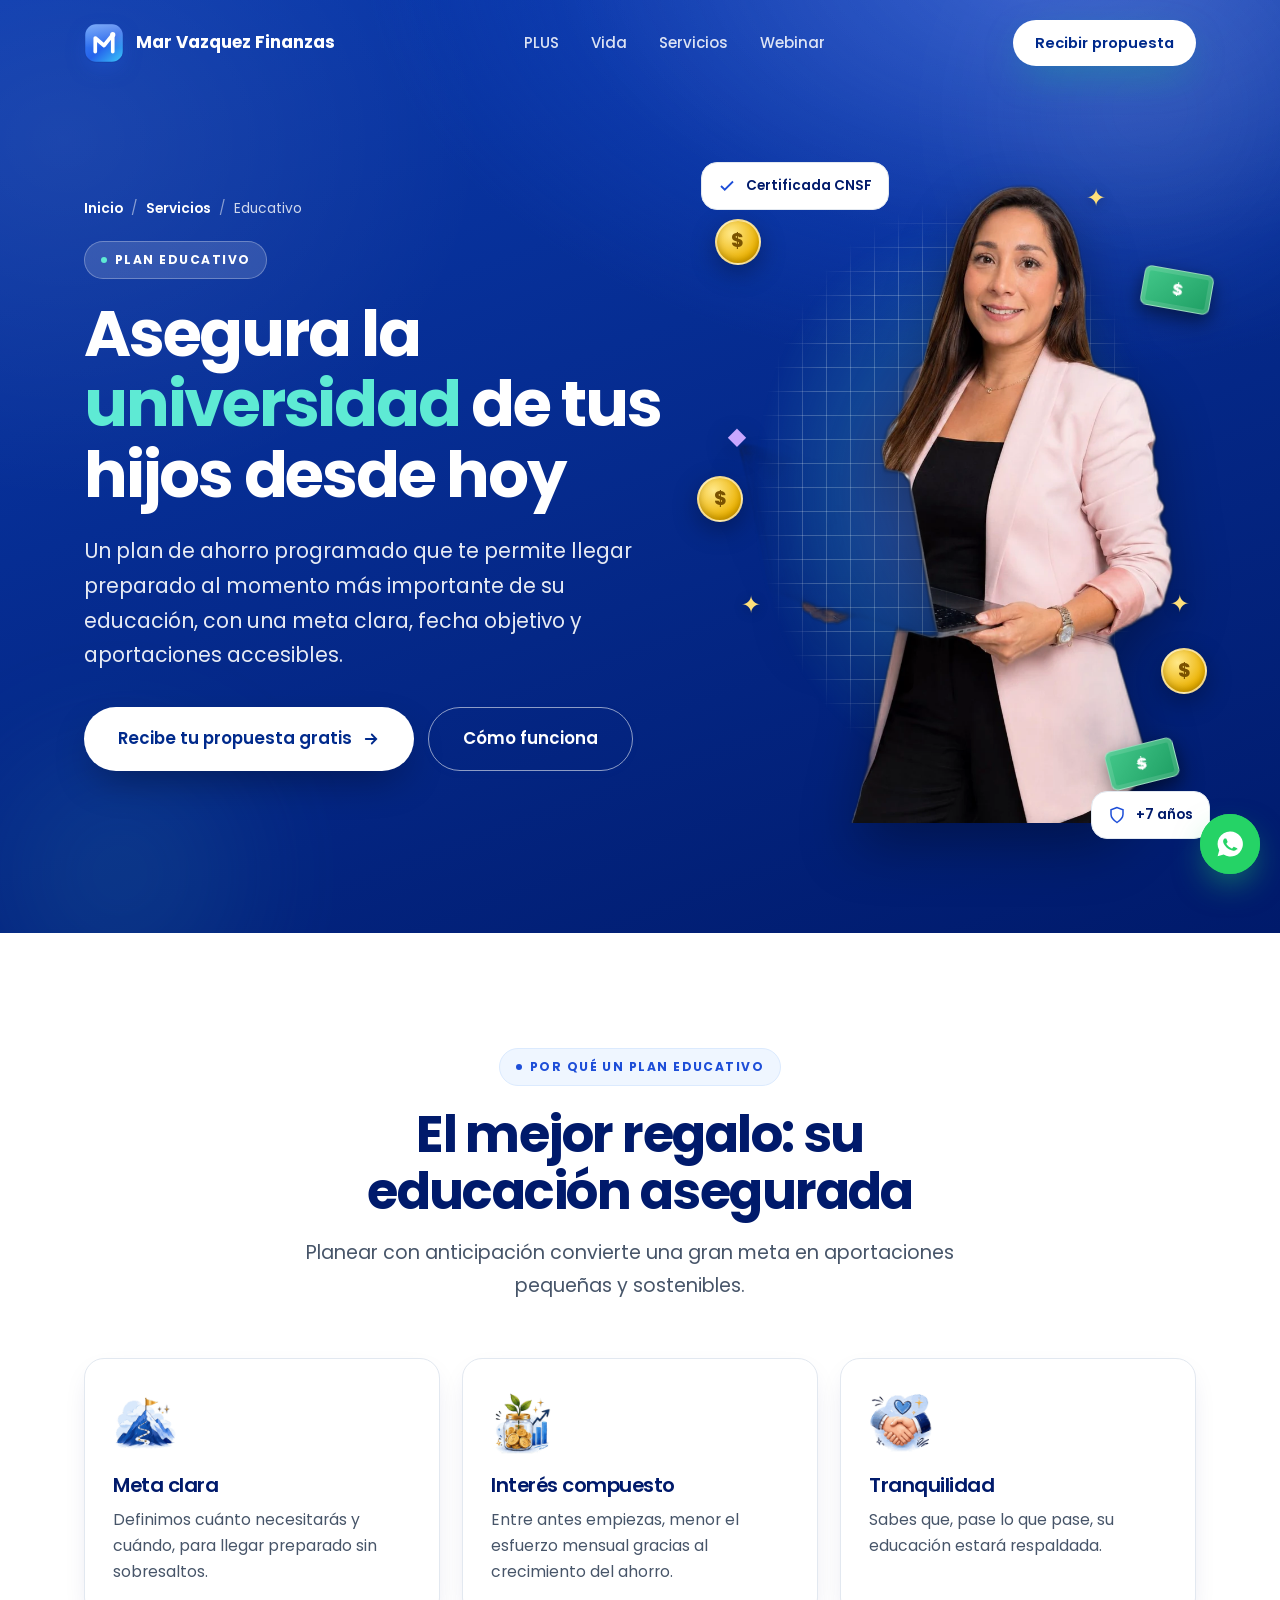
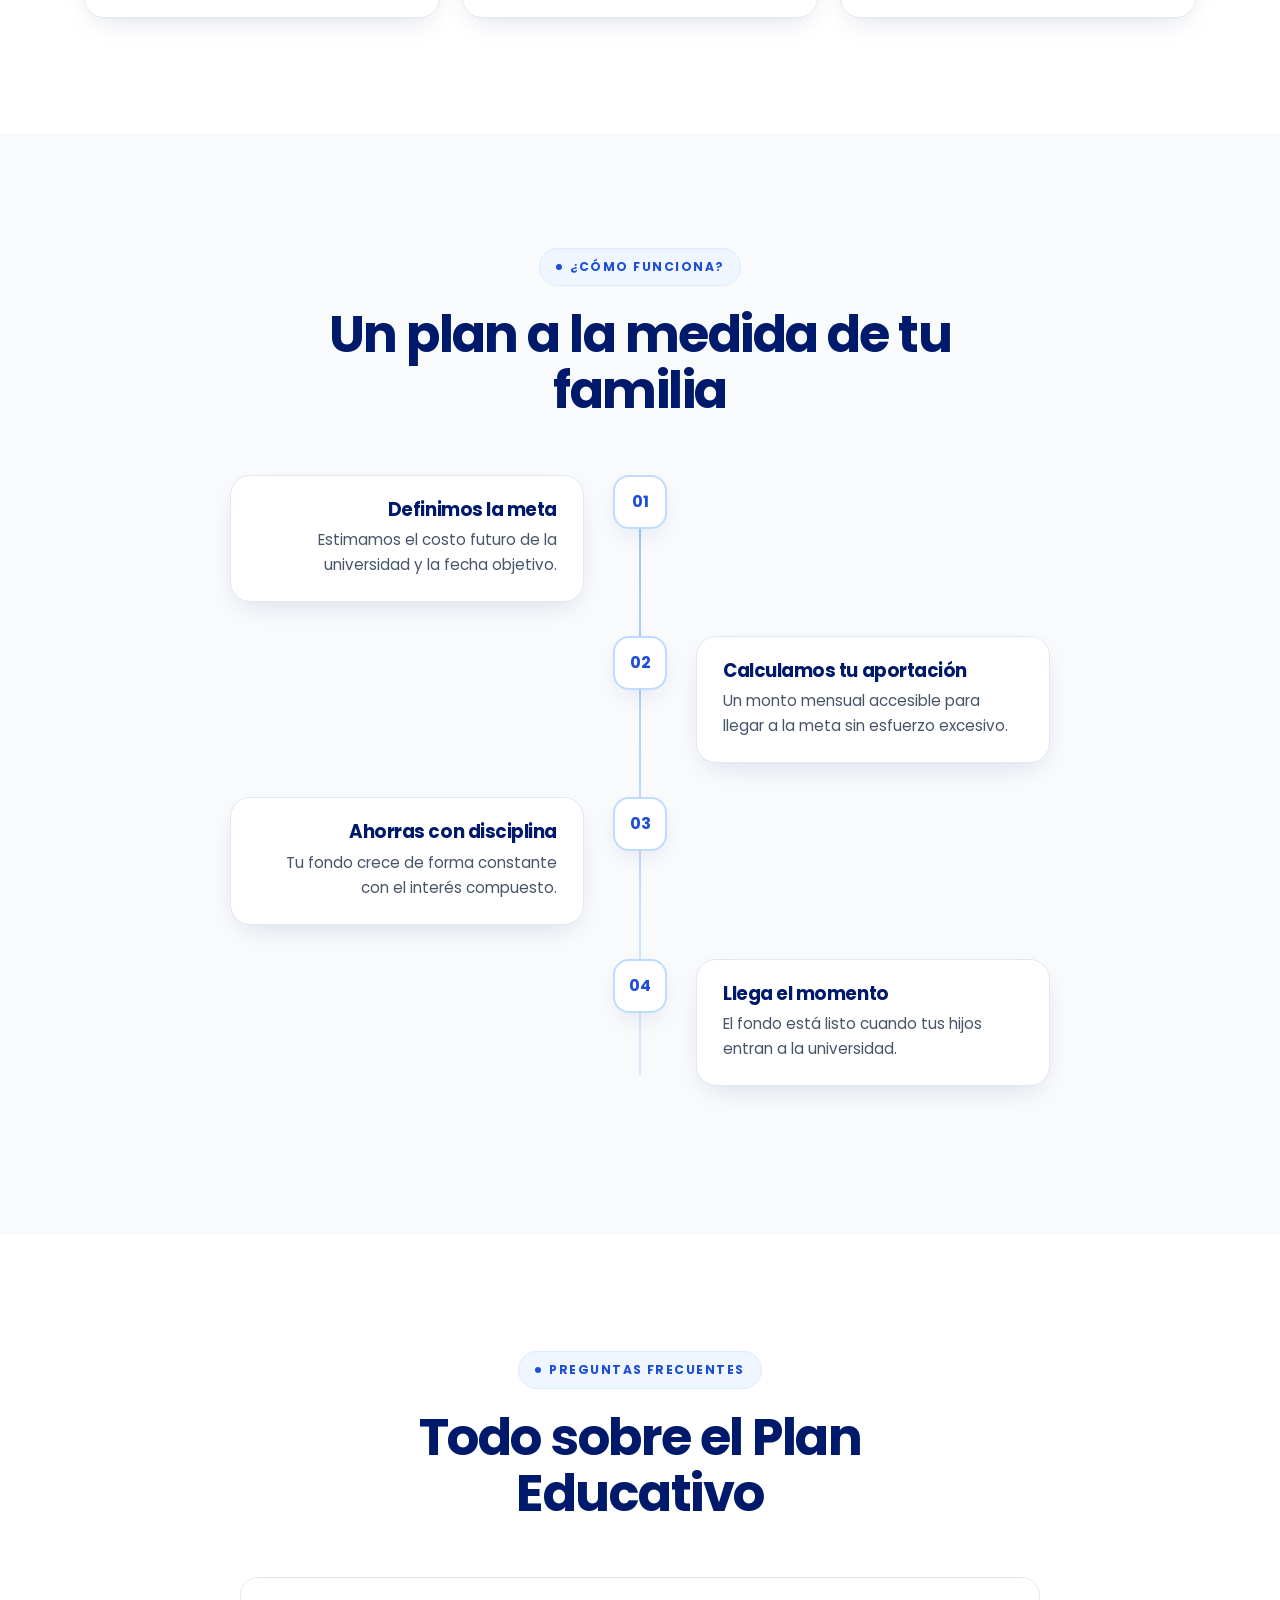
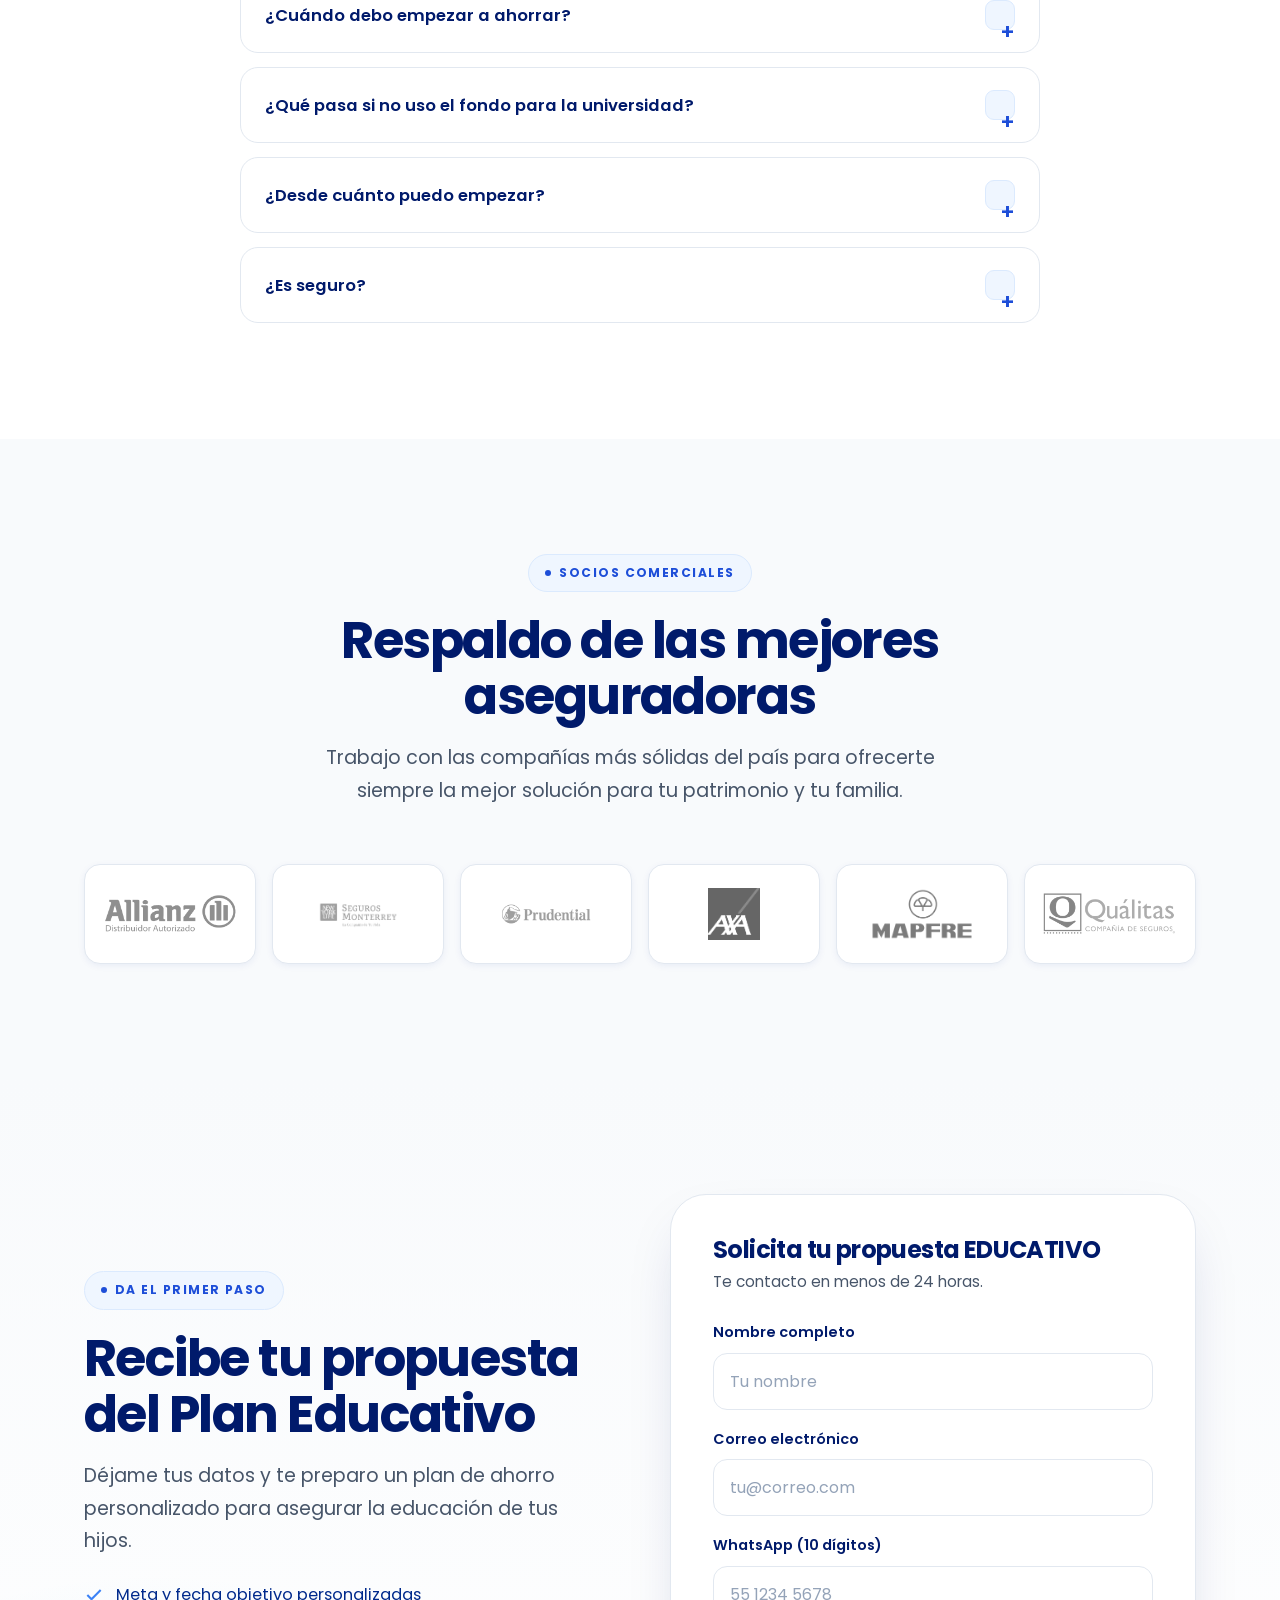
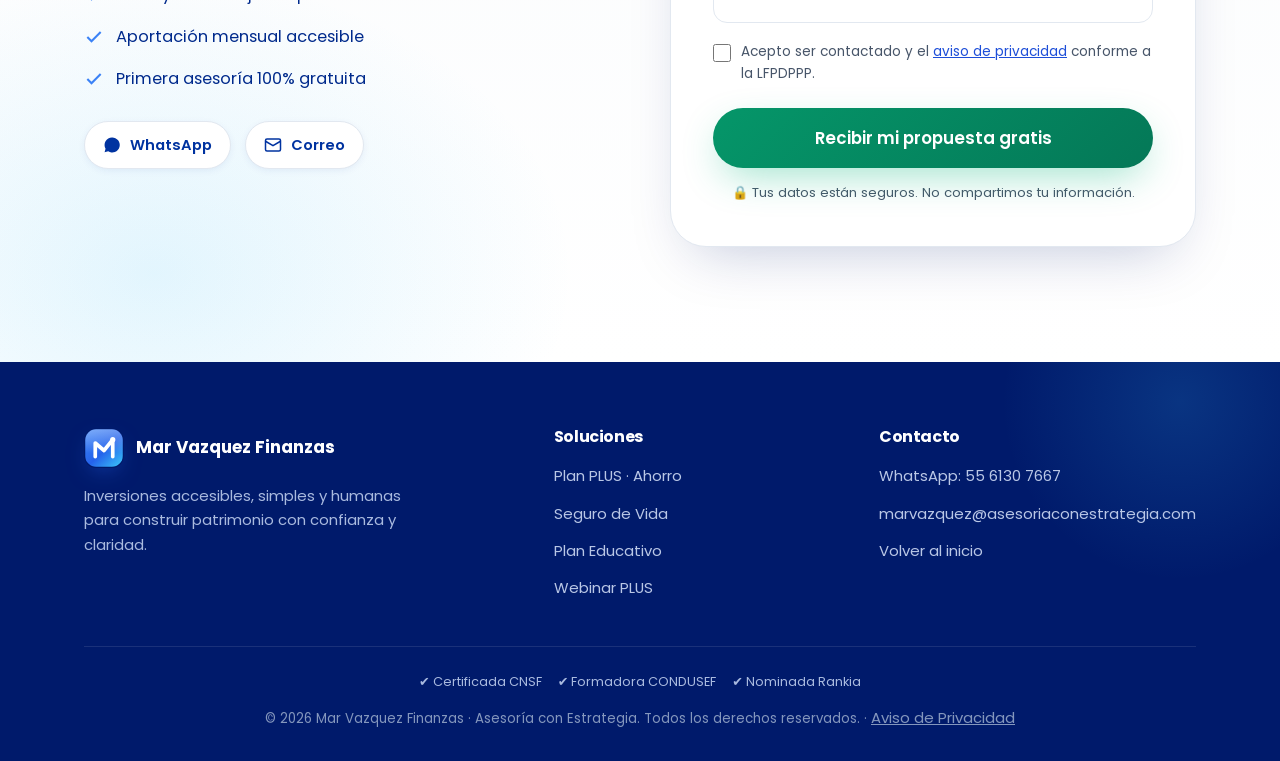
<file: educativo.html>
<!DOCTYPE html>
<html lang="es-MX">
<head>
<meta charset="UTF-8" />
<meta name="viewport" content="width=device-width, initial-scale=1.0" />
<title>Plan Educativo · Asegura la universidad de tus hijos | Mar Vazquez Finanzas</title>
<meta name="description" content="Plan Educativo: ahorro programado para asegurar la universidad de tus hijos con anticipación. Meta clara, fecha objetivo y tranquilidad. Asesora certificada CNSF y CONDUSEF." />
<meta name="keywords" content="plan educativo, ahorro universidad, ahorro para hijos, seguro educativo, ahorro programado México, fondo educativo" />
<link rel="canonical" href="https://asesoriaconestrategia.com/educativo.html" />

<meta property="og:type" content="website" />
<meta property="og:title" content="Plan Educativo · Asegura la universidad de tus hijos" />
<meta property="og:description" content="Ahorro programado para el futuro académico de tus hijos, con meta clara y fecha objetivo. Asesoría personalizada certificada." />
<meta property="og:locale" content="es_MX" />
<meta property="og:url" content="https://asesoriaconestrategia.com/educativo.html" />
<meta property="og:image" content="https://asesoriaconestrategia.com/assets/og-image.jpg" />
<meta property="og:image:width" content="1200" />
<meta property="og:image:height" content="630" />
<meta name="twitter:image" content="https://asesoriaconestrategia.com/assets/og-image.jpg" />

<link rel="icon" href="assets/favicon.svg" type="image/svg+xml" />
<link rel="icon" href="assets/favicon-32.png" sizes="32x32" type="image/png" />
<link rel="apple-touch-icon" href="assets/apple-touch-icon.png" />
<meta name="theme-color" content="#0033A0" />

<link rel="preconnect" href="https://fonts.googleapis.com" />
<link rel="preconnect" href="https://fonts.gstatic.com" crossorigin />
<link href="https://fonts.googleapis.com/css2?family=Poppins:wght@400;500;600;700&display=swap" rel="stylesheet" />
<link rel="stylesheet" href="css/styles.css" />

<script type="application/ld+json">
{"@context":"https://schema.org","@type":"Service","serviceType":"Plan de ahorro educativo","name":"EDUCATIVO","description":"Ahorro programado para asegurar la educación universitaria de los hijos.","areaServed":"MX","provider":{"@type":"Person","name":"Mar Vazquez","jobTitle":"Asesora financiera certificada CNSF","url":"https://asesoriaconestrategia.com"}}
</script>
<script type="application/ld+json">
{"@context":"https://schema.org","@type":"FAQPage","mainEntity":[
{"@type":"Question","name":"¿Cuándo debo empezar a ahorrar para la universidad de mis hijos?","acceptedAnswer":{"@type":"Answer","text":"Entre antes empieces, menor es el esfuerzo mensual gracias al interés compuesto. Incluso con niños pequeños puedes construir el fondo con aportaciones accesibles."}},
{"@type":"Question","name":"¿Qué pasa si no uso el fondo para la universidad?","acceptedAnswer":{"@type":"Answer","text":"El ahorro es tuyo y flexible. En tu asesoría revisamos las condiciones y alternativas según el plan que elijas."}},
{"@type":"Question","name":"¿Desde cuánto puedo empezar?","acceptedAnswer":{"@type":"Answer","text":"Desde montos accesibles. Definimos una aportación mensual sostenible acorde a tu meta y fecha objetivo."}}
]}
</script>

<!-- Meta Pixel -->
<script>
  !function(f,b,e,v,n,t,s)
  {if(f.fbq)return;n=f.fbq=function(){n.callMethod?
  n.callMethod.apply(n,arguments):n.queue.push(arguments)};
  if(!f._fbq)f._fbq=n;n.push=n;n.loaded=!0;n.version='2.0';
  n.queue=[];t=b.createElement(e);t.async=!0;
  t.src=v;s=b.getElementsByTagName(e)[0];
  s.parentNode.insertBefore(t,s)}(window, document,'script',
  'https://connect.facebook.net/en_US/fbevents.js');
  fbq('init', '25336372275973357');
  fbq('track', 'PageView');
</script>
<noscript><img height="1" width="1" style="display:none" alt=""
  src="https://www.facebook.com/tr?id=25336372275973357&ev=PageView&noscript=1" /></noscript>

</head>
<body class="has-hero">

<header id="header">
  <div class="wrap nav">
    <a href="index.html" class="brand"><img class="mark" src="assets/logo.svg" width="40" height="40" alt="Mar Vazquez Finanzas" />Mar Vazquez Finanzas</a>
    <nav class="nav-links">
      <a href="plus.html">PLUS</a>
      <a href="vida.html">Vida</a>
      <a href="index.html#servicios">Servicios</a>
      <a href="webinar.html">Webinar</a>
    </nav>
    <a href="#contacto" class="btn btn-primary nav-cta"><span class="cta-full">Recibir propuesta</span><span class="cta-short">Propuesta</span></a>
  </div>
</header>

<section class="hero product-hero" id="top">
  <div class="hero-orb o1"></div>
  <div class="hero-orb o2"></div>
  <div class="wrap">
    <div>
      <nav class="crumbs" aria-label="Ruta"><a href="index.html">Inicio</a> <span>/</span> <a href="index.html#servicios">Servicios</a> <span>/</span> Educativo</nav>
      <span class="eyebrow reveal"><span class="dot"></span> Plan Educativo</span>
      <h1 class="reveal d1">Asegura la <span class="grad-text">universidad</span> de tus hijos desde hoy</h1>
      <p class="sub reveal d2">Un plan de ahorro programado que te permite llegar preparado al momento más importante de su educación, con una meta clara, fecha objetivo y aportaciones accesibles.</p>
      <div class="hero-cta reveal d3">
        <a href="#contacto" class="btn btn-primary btn-lg">Recibe tu propuesta gratis
          <svg width="18" height="18" viewBox="0 0 24 24" fill="none" stroke="currentColor" stroke-width="2.4" stroke-linecap="round"><path d="M5 12h14M13 6l6 6-6 6"/></svg>
        </a>
        <a href="#beneficios" class="btn btn-outline btn-lg">Cómo funciona</a>
      </div>
    </div>
    <div class="hero-visual reveal-scale d2">
      <div class="badge-float b1"><svg width="18" height="18" viewBox="0 0 24 24" fill="none" stroke="currentColor" stroke-width="2.4"><path d="M20 6 9 17l-5-5"/></svg> Certificada CNSF</div>
      <div class="badge-float b2"><svg width="18" height="18" viewBox="0 0 24 24" fill="none" stroke="currentColor" stroke-width="2"><path d="M12 2 4 5v6c0 5 3.5 8 8 11 4.5-3 8-6 8-11V5l-8-3Z"/></svg> +7 años</div>
      <div class="hero-photo">
        <div class="blob"></div>
        <img src="assets/mar-1-cut.webp" alt="Mar Vazquez, asesora financiera patrimonial" width="780" height="1140" loading="eager" />
      </div>
    </div>
  </div>
</section>

<section class="section-pad" id="beneficios">
  <div class="wrap">
    <div class="shead">
      <span class="eyebrow reveal"><span class="dot"></span> Por qué un plan educativo</span>
      <h2 class="title reveal d1">El mejor regalo: su educación asegurada</h2>
      <p class="lead reveal d2">Planear con anticipación convierte una gran meta en aportaciones pequeñas y sostenibles.</p>
    </div>
    <div class="grid cols-3">
      <div class="card reveal"><div class="icon icon-ill"><img class="ill" src="assets/iconos/sm/proposito.png" alt="Meta clara" width="160" height="160" loading="lazy" decoding="async" /></div><h3>Meta clara</h3><p>Definimos cuánto necesitarás y cuándo, para llegar preparado sin sobresaltos.</p></div>
      <div class="card reveal d1"><div class="icon icon-ill"><img class="ill" src="assets/iconos/sm/ahorro-inversion.png" alt="Interés compuesto" width="160" height="160" loading="lazy" decoding="async" /></div><h3>Interés compuesto</h3><p>Entre antes empiezas, menor el esfuerzo mensual gracias al crecimiento del ahorro.</p></div>
      <div class="card reveal d2"><div class="icon icon-ill"><img class="ill" src="assets/iconos/sm/cercania.png" alt="Tranquilidad" width="160" height="160" loading="lazy" decoding="async" /></div><h3>Tranquilidad</h3><p>Sabes que, pase lo que pase, su educación estará respaldada.</p></div>
    </div>
  </div>
</section>

<section class="section-pad soft">
  <div class="wrap">
    <div class="shead"><span class="eyebrow reveal"><span class="dot"></span> ¿Cómo funciona?</span><h2 class="title reveal d1">Un plan a la medida de tu familia</h2></div>
    <div class="timeline">
      <div class="tstep reveal"><div class="tnode">01</div><div class="tcard"><h3>Definimos la meta</h3><p>Estimamos el costo futuro de la universidad y la fecha objetivo.</p></div></div>
      <div class="tstep reveal"><div class="tnode">02</div><div class="tcard"><h3>Calculamos tu aportación</h3><p>Un monto mensual accesible para llegar a la meta sin esfuerzo excesivo.</p></div></div>
      <div class="tstep reveal"><div class="tnode">03</div><div class="tcard"><h3>Ahorras con disciplina</h3><p>Tu fondo crece de forma constante con el interés compuesto.</p></div></div>
      <div class="tstep reveal"><div class="tnode">04</div><div class="tcard"><h3>Llega el momento</h3><p>El fondo está listo cuando tus hijos entran a la universidad.</p></div></div>
    </div>
  </div>
</section>

<section class="section-pad" id="faq">
  <div class="wrap">
    <div class="shead"><span class="eyebrow reveal"><span class="dot"></span> Preguntas frecuentes</span><h2 class="title reveal d1">Todo sobre el Plan Educativo</h2></div>
    <div class="faq">
      <details class="qa reveal"><summary>¿Cuándo debo empezar a ahorrar?<span class="pm">+</span></summary><div class="a">Entre antes empieces, menor es el esfuerzo mensual gracias al interés compuesto. Incluso con niños pequeños puedes construir el fondo con aportaciones accesibles.</div></details>
      <details class="qa reveal"><summary>¿Qué pasa si no uso el fondo para la universidad?<span class="pm">+</span></summary><div class="a">El ahorro es tuyo y flexible. En tu asesoría revisamos las condiciones y alternativas según el plan que elijas.</div></details>
      <details class="qa reveal"><summary>¿Desde cuánto puedo empezar?<span class="pm">+</span></summary><div class="a">Desde montos accesibles. Definimos una aportación mensual sostenible acorde a tu meta y fecha objetivo.</div></details>
      <details class="qa reveal"><summary>¿Es seguro?<span class="pm">+</span></summary><div class="a">Trabajo con instituciones reguladas y soy asesora certificada por la CNSF y formadora financiera avalada por la CONDUSEF.</div></details>
    </div>
  </div>
</section>

<!-- ======================= ASEGURADORAS ALIADAS ======================= -->
<section class="section-pad soft" id="aseguradoras">
  <div class="wrap">
    <div class="shead">
      <span class="eyebrow reveal"><span class="dot"></span> Socios comerciales</span>
      <h2 class="title reveal d1">Respaldo de las mejores aseguradoras</h2>
      <p class="lead reveal d2">Trabajo con las compañías más sólidas del país para ofrecerte siempre la mejor solución para tu patrimonio y tu familia.</p>
    </div>
    <div class="partners-grid reveal d1">
      <div class="partner"><img src="assets/partners/allianz-distribuidor-autorizado.png" alt="Allianz — Distribuidor Autorizado" loading="lazy" /></div>
      <div class="partner"><img src="assets/partners/seguros-monterrey-large.webp" alt="Seguros Monterrey New York" loading="lazy" /></div>
      <div class="partner"><img src="assets/partners/Prudential.webp" alt="Prudential" loading="lazy" /></div>
      <div class="partner"><img src="assets/partners/axa-logo.png" alt="AXA" loading="lazy" /></div>
      <div class="partner"><img src="assets/partners/Mapfre_logo.webp" alt="Mapfre" loading="lazy" /></div>
      <div class="partner"><img src="assets/partners/qualitas-logo.webp" alt="Quálitas" loading="lazy" /></div>
    </div>
  </div>
</section><section class="section-pad lead-sec" id="contacto">
  <div class="wrap">
    <div class="lead-grid">
      <div class="reveal-x">
        <span class="eyebrow"><span class="dot"></span> Da el primer paso</span>
        <h2 class="title">Recibe tu propuesta del Plan Educativo</h2>
        <p class="lead">Déjame tus datos y te preparo un plan de ahorro personalizado para asegurar la educación de tus hijos.</p>
        <ul class="lead-benefits">
          <li><svg width="20" height="20" viewBox="0 0 24 24" fill="none" stroke="currentColor" stroke-width="2.5"><path d="M20 6 9 17l-5-5"/></svg> Meta y fecha objetivo personalizadas</li>
          <li><svg width="20" height="20" viewBox="0 0 24 24" fill="none" stroke="currentColor" stroke-width="2.5"><path d="M20 6 9 17l-5-5"/></svg> Aportación mensual accesible</li>
          <li><svg width="20" height="20" viewBox="0 0 24 24" fill="none" stroke="currentColor" stroke-width="2.5"><path d="M20 6 9 17l-5-5"/></svg> Primera asesoría 100% gratuita</li>
        </ul>
        <div class="lead-contact">
          <a href="https://wa.me/525561307667" target="_blank" rel="noopener"><svg width="18" height="18" viewBox="0 0 24 24" fill="currentColor"><path d="M12 2a10 10 0 0 0-8.6 15l-1.3 4.7 4.8-1.3A10 10 0 1 0 12 2Z"/></svg> WhatsApp</a>
          <a href="mailto:marvazquez@asesoriaconestrategia.com"><svg width="18" height="18" viewBox="0 0 24 24" fill="none" stroke="currentColor" stroke-width="2"><rect x="2" y="4" width="20" height="16" rx="2"/><path d="m2 7 10 6 10-6"/></svg> Correo</a>
        </div>
      </div>
      <div class="form-card reveal-x right">
        <form id="lead-form" data-source="landing-educativo" novalidate>
          <h3>Solicita tu propuesta EDUCATIVO</h3>
          <p class="fsub">Te contacto en menos de 24 horas.</p>
          <div class="form-group"><label for="name">Nombre completo</label><input type="text" id="name" name="name" autocomplete="name" placeholder="Tu nombre" required /><div class="err" data-for="name">Escribe tu nombre.</div></div>
          <div class="form-group"><label for="email">Correo electrónico</label><input type="email" id="email" name="email" autocomplete="email" placeholder="tu@correo.com" required /><div class="err" data-for="email">Escribe un correo válido.</div></div>
          <div class="form-group"><label for="phone">WhatsApp (10 dígitos)</label><input type="tel" id="phone" name="phone" autocomplete="tel" inputmode="numeric" placeholder="55 1234 5678" required /><div class="err" data-for="phone">Escribe un número de 10 dígitos.</div></div>
          <input type="hidden" id="interest" name="interest" value="Plan educativo (EDUCATIVO)" />
          <div class="honeypot"><label>No llenar<input type="text" name="company" tabindex="-1" autocomplete="off" /></label></div>
          <div class="consent"><input type="checkbox" id="consent" name="consent" required /><label for="consent">Acepto ser contactado y el <a href="privacidad.html" target="_blank" rel="noopener">aviso de privacidad</a> conforme a la LFPDPPP.</label></div>
          <div class="err" data-for="consent">Debes aceptar el aviso de privacidad para continuar.</div>
          <button type="submit" class="btn btn-primary btn-block btn-lg">Recibir mi propuesta gratis</button>
          <p class="form-note">🔒 Tus datos están seguros. No compartimos tu información.</p>
        </form>
        <div class="form-ok" id="form-ok">
          <div class="ring"><svg width="34" height="34" viewBox="0 0 24 24" fill="none" stroke="currentColor" stroke-width="2.5"><path d="M20 6 9 17l-5-5"/></svg></div>
          <h3>¡Gracias! 🎉</h3>
          <p>Recibí tus datos. Te contactaré en menos de 24 horas por WhatsApp con tu propuesta del Plan Educativo.</p>
          <a href="#" id="calendly-link" class="btn btn-primary btn-block" style="margin-top:20px" onclick="return false">Agendar mi asesoría ahora</a>
        </div>
      </div>
    </div>
  </div>
</section>

<footer>
  <div class="wrap">
    <div class="foot-grid">
      <div>
        <a href="index.html" class="brand" style="margin-bottom:16px"><img class="mark" src="assets/logo.svg" width="40" height="40" alt="Mar Vazquez Finanzas" />Mar Vazquez Finanzas</a>
        <p style="max-width:340px;font-size:.93rem;color:#A9BADF;margin-top:10px">Inversiones accesibles, simples y humanas para construir patrimonio con confianza y claridad.</p>
      </div>
      <div>
        <h4>Soluciones</h4>
        <ul class="foot-links">
          <li><a href="plus.html">Plan PLUS · Ahorro</a></li>
          <li><a href="vida.html">Seguro de Vida</a></li>
          <li><a href="educativo.html">Plan Educativo</a></li>
          <li><a href="webinar.html">Webinar PLUS</a></li>
        </ul>
      </div>
      <div>
        <h4>Contacto</h4>
        <ul class="foot-links">
          <li><a href="https://wa.me/525561307667" target="_blank" rel="noopener">WhatsApp: 55 6130 7667</a></li>
          <li><a href="mailto:marvazquez@asesoriaconestrategia.com">marvazquez@asesoriaconestrategia.com</a></li>
          <li><a href="index.html">Volver al inicio</a></li>
        </ul>
      </div>
    </div>
    <div class="foot-bottom">
      <div class="badges"><span>✔ Certificada CNSF</span><span>✔ Formadora CONDUSEF</span><span>✔ Nominada Rankia</span></div>
      © <span id="year">2026</span> Mar Vazquez Finanzas · Asesoría con Estrategia. Todos los derechos reservados. · <a href="privacidad.html" style="color:inherit;text-decoration:underline">Aviso de Privacidad</a>
    </div>
  </div>
</footer>

<a class="wa-float" href="https://wa.me/525561307667?text=Hola%20Mar%2C%20me%20interesa%20el%20plan%20educativo" target="_blank" rel="noopener" aria-label="WhatsApp">
  <svg width="30" height="30" viewBox="0 0 24 24" fill="currentColor"><path d="M12 2a10 10 0 0 0-8.6 15l-1.3 4.7 4.8-1.3A10 10 0 1 0 12 2Zm5.3 14.1c-.2.6-1.3 1.2-1.8 1.2-.5.1-1 .2-3.3-.7-2.8-1.1-4.5-3.9-4.7-4.1-.1-.2-1-1.4-1-2.6 0-1.2.6-1.8.9-2.1.2-.2.5-.3.7-.3h.5c.2 0 .4 0 .6.5l.8 2c.1.2.1.4 0 .5l-.4.5-.3.3c-.1.1-.3.3-.1.6.2.3.8 1.3 1.7 2.1 1.2 1 2.1 1.4 2.4 1.5.3.1.5.1.6-.1l.9-1c.2-.2.4-.2.6-.1l1.9.9c.3.1.5.2.5.3.1.2.1.6-.1 1.1Z"/></svg>
</a>
<button class="to-top" id="toTop" aria-label="Volver arriba"><svg width="20" height="20" viewBox="0 0 24 24" fill="none" stroke="currentColor" stroke-width="2.4" stroke-linecap="round" stroke-linejoin="round"><path d="M12 19V5M5 12l7-7 7 7"/></svg></button>
<div class="sticky-cta" id="sticky">
  <a href="https://wa.me/525561307667" target="_blank" rel="noopener" class="btn btn-outline">WhatsApp</a>
  <a href="#contacto" class="btn btn-primary">Recibir propuesta</a>
</div>

<script src="js/main.js"></script>
</body>
</html>
</file>
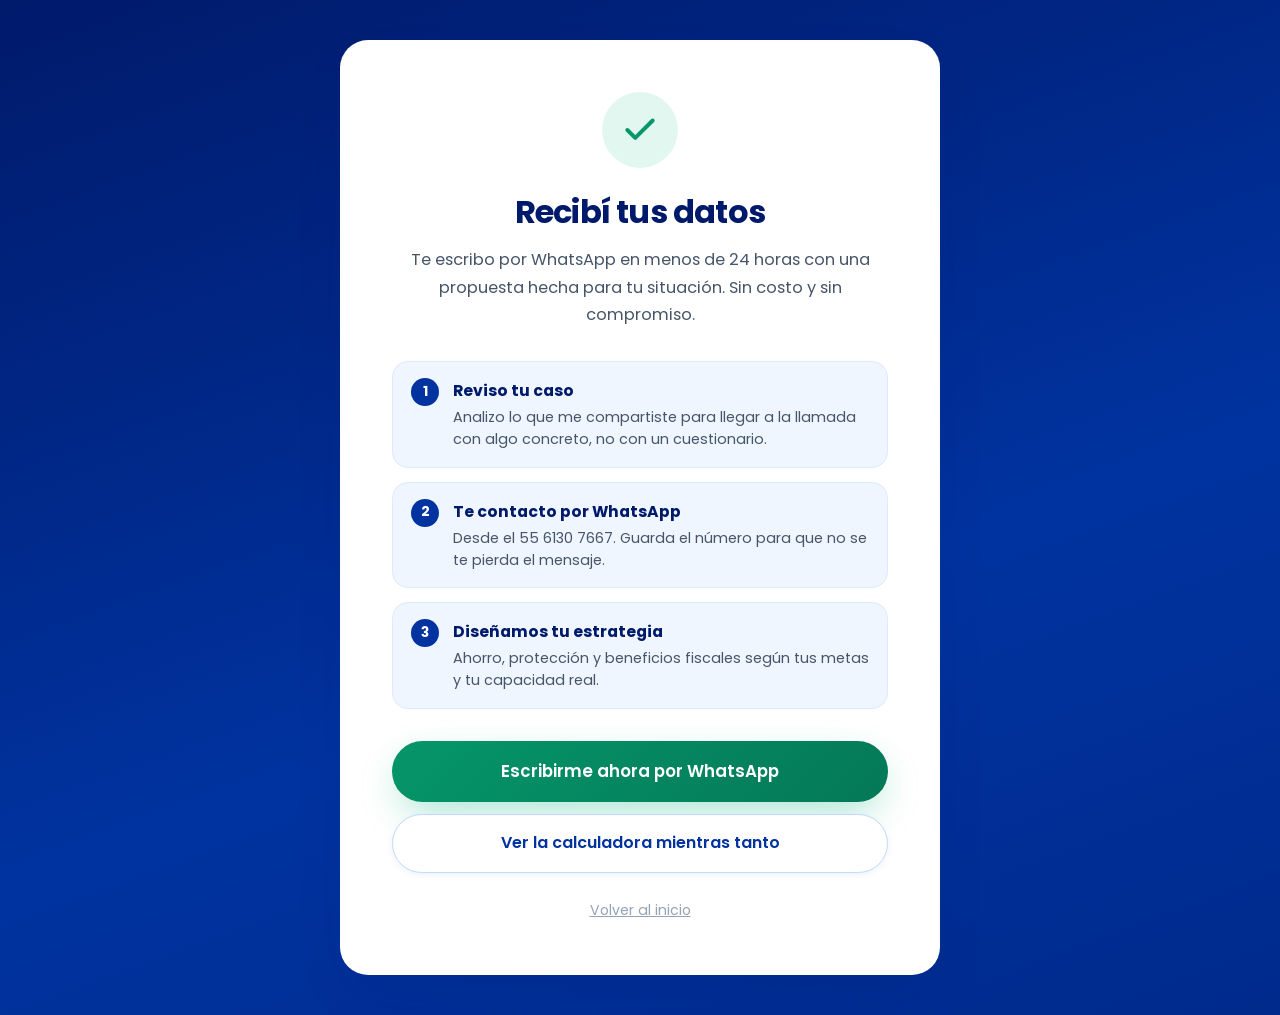
<file: gracias.html>
<!DOCTYPE html>
<html lang="es-MX">
<head>
<meta charset="UTF-8" />
<meta name="viewport" content="width=device-width, initial-scale=1.0" />
<title>¡Listo! Recibí tus datos | Mar Vazquez Finanzas</title>
<meta name="description" content="Recibí tu solicitud. Te contacto en menos de 24 horas con tu propuesta patrimonial personalizada." />
<meta name="robots" content="noindex,follow" />
<link rel="canonical" href="https://asesoriaconestrategia.com/gracias.html" />

<link rel="icon" href="assets/favicon.svg" type="image/svg+xml" />
<link rel="icon" href="assets/favicon-32.png" sizes="32x32" type="image/png" />
<link rel="apple-touch-icon" href="assets/apple-touch-icon.png" />
<meta name="theme-color" content="#0033A0" />

<link rel="preconnect" href="https://fonts.googleapis.com" />
<link rel="preconnect" href="https://fonts.gstatic.com" crossorigin />
<link href="https://fonts.googleapis.com/css2?family=Poppins:wght@400;500;600;700&display=swap" rel="stylesheet" />
<link rel="stylesheet" href="css/styles.css" />

<!-- Meta Pixel -->
<script>
  !function(f,b,e,v,n,t,s)
  {if(f.fbq)return;n=f.fbq=function(){n.callMethod?
  n.callMethod.apply(n,arguments):n.queue.push(arguments)};
  if(!f._fbq)f._fbq=n;n.push=n;n.loaded=!0;n.version='2.0';
  n.queue=[];t=b.createElement(e);t.async=!0;
  t.src=v;s=b.getElementsByTagName(e)[0];
  s.parentNode.insertBefore(t,s)}(window, document,'script',
  'https://connect.facebook.net/en_US/fbevents.js');
  fbq('init', '25336372275973357');
  fbq('track', 'PageView');
</script>
<noscript><img height="1" width="1" style="display:none" alt=""
  src="https://www.facebook.com/tr?id=25336372275973357&ev=PageView&noscript=1" /></noscript>

<style>
  .ty{min-height:100vh;display:grid;place-items:center;padding:40px 20px;
      background:linear-gradient(160deg,var(--blue-900),var(--blue-700) 60%,var(--blue-800))}
  .ty-card{max-width:600px;width:100%;background:var(--white);border-radius:var(--radius-lg);
           padding:clamp(28px,6vw,52px);box-shadow:var(--shadow-md);text-align:center}
  .ty-ring{width:76px;height:76px;margin:0 auto 24px;border-radius:50%;display:grid;place-items:center;
           background:rgba(16,185,129,.12);color:var(--green-dark)}
  .ty h1{font-size:clamp(1.5rem,5vw,2rem);color:var(--blue-900);line-height:1.25;margin-bottom:14px}
  .ty .lead{color:var(--slate);font-size:1.02rem;margin-bottom:32px}
  .ty-steps{display:grid;gap:14px;text-align:left;margin-bottom:32px}
  .ty-step{display:flex;gap:14px;align-items:flex-start;background:var(--blue-50);
           border:1px solid var(--blue-100);border-radius:16px;padding:16px 18px}
  .ty-step span.n{flex:0 0 28px;height:28px;border-radius:50%;background:var(--blue-700);color:#fff;
                  display:grid;place-items:center;font-size:.86rem;font-weight:700}
  .ty-step b{display:block;color:var(--blue-900);font-size:.98rem;margin-bottom:2px}
  .ty-step p{color:var(--slate);font-size:.9rem;line-height:1.55;margin:0}
  .ty-actions{display:grid;gap:12px}
  .ty-back{display:inline-block;margin-top:26px;color:var(--slate-2);font-size:.88rem;text-decoration:underline}
  .ty-back:hover{color:var(--blue-600)}
</style>
</head>
<body>

<main class="ty">
  <div class="ty-card">
    <div class="ty-ring">
      <svg width="38" height="38" viewBox="0 0 24 24" fill="none" stroke="currentColor" stroke-width="2.5"
           stroke-linecap="round" stroke-linejoin="round" aria-hidden="true"><path d="M20 6 9 17l-5-5"/></svg>
    </div>

    <h1 id="ty-title">Recibí tus datos</h1>
    <p class="lead">Te escribo por WhatsApp en menos de 24 horas con una propuesta hecha para tu situación. Sin costo y sin compromiso.</p>

    <div class="ty-steps">
      <div class="ty-step">
        <span class="n">1</span>
        <div><b>Reviso tu caso</b><p>Analizo lo que me compartiste para llegar a la llamada con algo concreto, no con un cuestionario.</p></div>
      </div>
      <div class="ty-step">
        <span class="n">2</span>
        <div><b>Te contacto por WhatsApp</b><p>Desde el 55 6130 7667. Guarda el número para que no se te pierda el mensaje.</p></div>
      </div>
      <div class="ty-step">
        <span class="n">3</span>
        <div><b>Diseñamos tu estrategia</b><p>Ahorro, protección y beneficios fiscales según tus metas y tu capacidad real.</p></div>
      </div>
    </div>

    <div class="ty-actions">
      <a id="ty-primary" class="btn btn-primary btn-lg btn-block"
         href="https://wa.me/525561307667?text=Hola%20Mar%2C%20acabo%20de%20dejar%20mis%20datos%20en%20tu%20sitio."
         target="_blank" rel="noopener">Escribirme ahora por WhatsApp</a>
      <a class="btn btn-outline btn-block" href="index.html#calculadora">Ver la calculadora mientras tanto</a>
    </div>

    <a class="ty-back" href="index.html">Volver al inicio</a>
  </div>
</main>

<script>
  /* CONFIG mínima. Cuando exista la URL de Calendly, ponerla aquí y el botón
     primario pasa a ser "Agendar" (y dispara Schedule); mientras tanto el
     siguiente paso real es WhatsApp, no un botón muerto. */
  var CALENDLY_URL = '';

  (function(){
    /* Saludo personalizado. El nombre llega por querystring desde el form.
       Se inserta como texto, nunca como HTML, para que no se pueda inyectar
       marcado desde la URL. */
    var nombre = new URLSearchParams(location.search).get('nombre');
    if(nombre){
      nombre = nombre.replace(/[^\p{L}\p{M}\s'-]/gu,'').trim().slice(0,40);
      if(nombre) document.getElementById('ty-title').textContent = 'Listo, ' + nombre + '. Recibí tus datos';
    }

    var primary = document.getElementById('ty-primary');
    if(CALENDLY_URL){
      primary.href = CALENDLY_URL;
      primary.textContent = 'Agendar mi asesoría ahora';
      primary.addEventListener('click', function(){
        if(typeof fbq === 'function') fbq('track','Schedule');
      });
    }
  })();
</script>

</body>
</html>
</file>
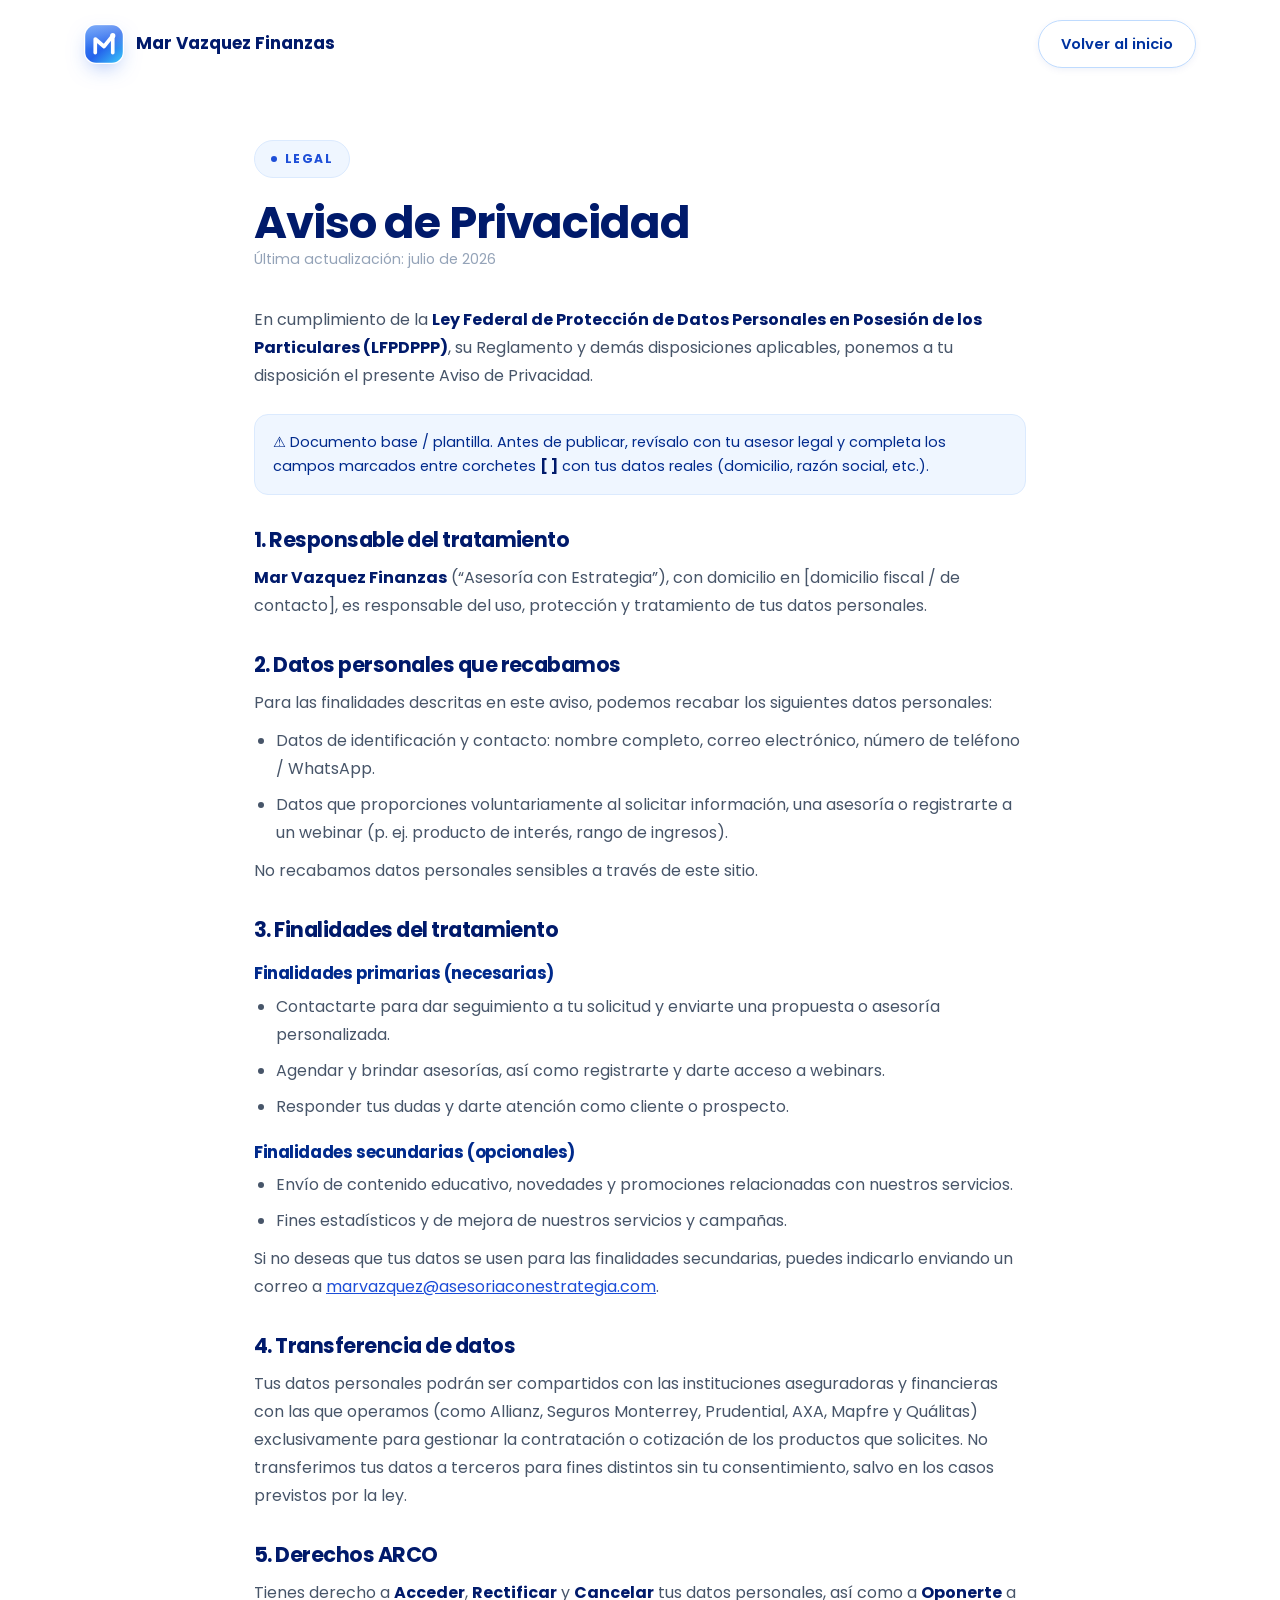
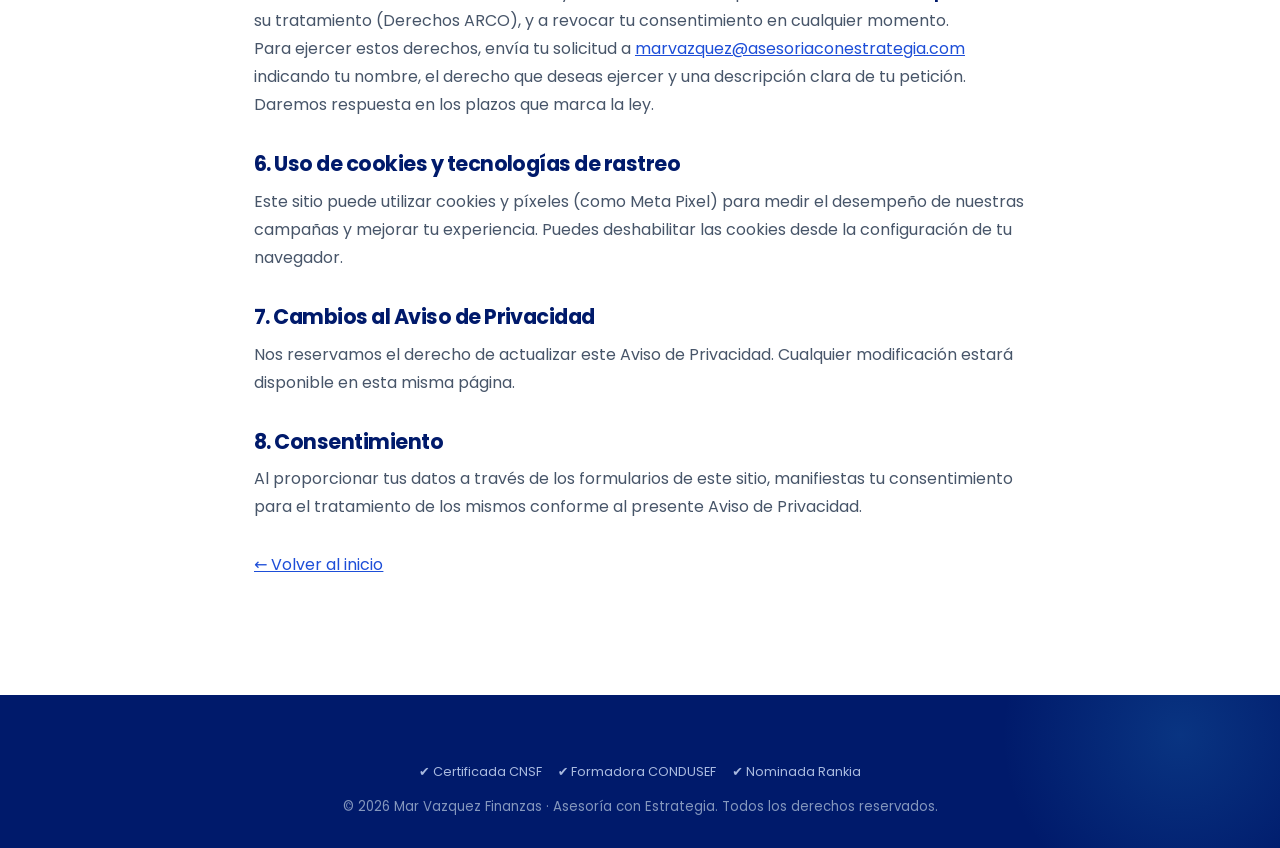
<file: privacidad.html>
<!DOCTYPE html>
<html lang="es-MX">
<head>
<meta charset="UTF-8" />
<meta name="viewport" content="width=device-width, initial-scale=1.0" />
<title>Aviso de Privacidad | Mar Vazquez Finanzas</title>
<meta name="description" content="Aviso de Privacidad de Mar Vazquez Finanzas conforme a la Ley Federal de Protección de Datos Personales en Posesión de los Particulares (LFPDPPP)." />
<meta name="robots" content="noindex,follow" />
<link rel="canonical" href="https://asesoriaconestrategia.com/privacidad.html" />

<link rel="icon" href="assets/favicon.svg" type="image/svg+xml" />
<link rel="icon" href="assets/favicon-32.png" sizes="32x32" type="image/png" />
<link rel="apple-touch-icon" href="assets/apple-touch-icon.png" />
<meta name="theme-color" content="#0033A0" />

<link rel="preconnect" href="https://fonts.googleapis.com" />
<link rel="preconnect" href="https://fonts.gstatic.com" crossorigin />
<link href="https://fonts.googleapis.com/css2?family=Poppins:wght@400;500;600;700&display=swap" rel="stylesheet" />
<link rel="stylesheet" href="css/styles.css" />

<style>
  .legal{max-width:820px;margin:0 auto}
  .legal .updated{color:var(--slate-2);font-size:.88rem;margin-bottom:34px}
  .legal h2{font-size:1.3rem;color:var(--blue-900);margin:34px 0 12px}
  .legal h3{font-size:1.05rem;color:var(--blue-800);margin:22px 0 8px}
  .legal p,.legal li{color:var(--slate);font-size:1rem;line-height:1.75}
  .legal ul{margin:10px 0 10px 22px;display:grid;gap:8px}
  .legal a{color:var(--blue-600);text-decoration:underline}
  .legal .note{background:var(--blue-50);border:1px solid var(--blue-100);border-radius:14px;padding:16px 18px;font-size:.9rem;color:var(--blue-800);margin:24px 0}
  .legal strong{color:var(--blue-900)}
</style>
</head>
<body>

<header id="header">
  <div class="wrap nav">
    <a href="index.html" class="brand"><img class="mark" src="assets/logo.svg" width="40" height="40" alt="Mar Vazquez Finanzas" />Mar Vazquez Finanzas</a>
    <a href="index.html" class="btn btn-outline nav-cta"><span class="cta-full">Volver al inicio</span><span class="cta-short">Inicio</span></a>
  </div>
</header>

<section class="section-pad" style="padding-top:140px">
  <div class="wrap legal">
    <span class="eyebrow"><span class="dot"></span> Legal</span>
    <h1 class="title" style="font-size:clamp(1.9rem,4.6vw,2.8rem)">Aviso de Privacidad</h1>
    <p class="updated">Última actualización: julio de 2026</p>

    <p>En cumplimiento de la <strong>Ley Federal de Protección de Datos Personales en Posesión de los Particulares (LFPDPPP)</strong>, su Reglamento y demás disposiciones aplicables, ponemos a tu disposición el presente Aviso de Privacidad.</p>

    <div class="note">⚠️ Documento base / plantilla. Antes de publicar, revísalo con tu asesor legal y completa los campos marcados entre corchetes <strong>[ ]</strong> con tus datos reales (domicilio, razón social, etc.).</div>

    <h2>1. Responsable del tratamiento</h2>
    <p><strong>Mar Vazquez Finanzas</strong> (“Asesoría con Estrategia”), con domicilio en [domicilio fiscal / de contacto], es responsable del uso, protección y tratamiento de tus datos personales.</p>

    <h2>2. Datos personales que recabamos</h2>
    <p>Para las finalidades descritas en este aviso, podemos recabar los siguientes datos personales:</p>
    <ul>
      <li>Datos de identificación y contacto: nombre completo, correo electrónico, número de teléfono / WhatsApp.</li>
      <li>Datos que proporciones voluntariamente al solicitar información, una asesoría o registrarte a un webinar (p. ej. producto de interés, rango de ingresos).</li>
    </ul>
    <p>No recabamos datos personales sensibles a través de este sitio.</p>

    <h2>3. Finalidades del tratamiento</h2>
    <h3>Finalidades primarias (necesarias)</h3>
    <ul>
      <li>Contactarte para dar seguimiento a tu solicitud y enviarte una propuesta o asesoría personalizada.</li>
      <li>Agendar y brindar asesorías, así como registrarte y darte acceso a webinars.</li>
      <li>Responder tus dudas y darte atención como cliente o prospecto.</li>
    </ul>
    <h3>Finalidades secundarias (opcionales)</h3>
    <ul>
      <li>Envío de contenido educativo, novedades y promociones relacionadas con nuestros servicios.</li>
      <li>Fines estadísticos y de mejora de nuestros servicios y campañas.</li>
    </ul>
    <p>Si no deseas que tus datos se usen para las finalidades secundarias, puedes indicarlo enviando un correo a <a href="mailto:marvazquez@asesoriaconestrategia.com">marvazquez@asesoriaconestrategia.com</a>.</p>

    <h2>4. Transferencia de datos</h2>
    <p>Tus datos personales podrán ser compartidos con las instituciones aseguradoras y financieras con las que operamos (como Allianz, Seguros Monterrey, Prudential, AXA, Mapfre y Quálitas) exclusivamente para gestionar la contratación o cotización de los productos que solicites. No transferimos tus datos a terceros para fines distintos sin tu consentimiento, salvo en los casos previstos por la ley.</p>

    <h2>5. Derechos ARCO</h2>
    <p>Tienes derecho a <strong>Acceder</strong>, <strong>Rectificar</strong> y <strong>Cancelar</strong> tus datos personales, así como a <strong>Oponerte</strong> a su tratamiento (Derechos ARCO), y a revocar tu consentimiento en cualquier momento.</p>
    <p>Para ejercer estos derechos, envía tu solicitud a <a href="mailto:marvazquez@asesoriaconestrategia.com">marvazquez@asesoriaconestrategia.com</a> indicando tu nombre, el derecho que deseas ejercer y una descripción clara de tu petición. Daremos respuesta en los plazos que marca la ley.</p>

    <h2>6. Uso de cookies y tecnologías de rastreo</h2>
    <p>Este sitio puede utilizar cookies y píxeles (como Meta Pixel) para medir el desempeño de nuestras campañas y mejorar tu experiencia. Puedes deshabilitar las cookies desde la configuración de tu navegador.</p>

    <h2>7. Cambios al Aviso de Privacidad</h2>
    <p>Nos reservamos el derecho de actualizar este Aviso de Privacidad. Cualquier modificación estará disponible en esta misma página.</p>

    <h2>8. Consentimiento</h2>
    <p>Al proporcionar tus datos a través de los formularios de este sitio, manifiestas tu consentimiento para el tratamiento de los mismos conforme al presente Aviso de Privacidad.</p>

    <p style="margin-top:30px"><a href="index.html">← Volver al inicio</a></p>
  </div>
</section>

<footer>
  <div class="wrap">
    <div class="foot-bottom" style="border:none;margin:0;padding:0">
      <div class="badges"><span>✔ Certificada CNSF</span><span>✔ Formadora CONDUSEF</span><span>✔ Nominada Rankia</span></div>
      © <span id="year">2026</span> Mar Vazquez Finanzas · Asesoría con Estrategia. Todos los derechos reservados.
    </div>
  </div>
</footer>

<script src="js/main.js"></script>
</body>
</html>
</file>
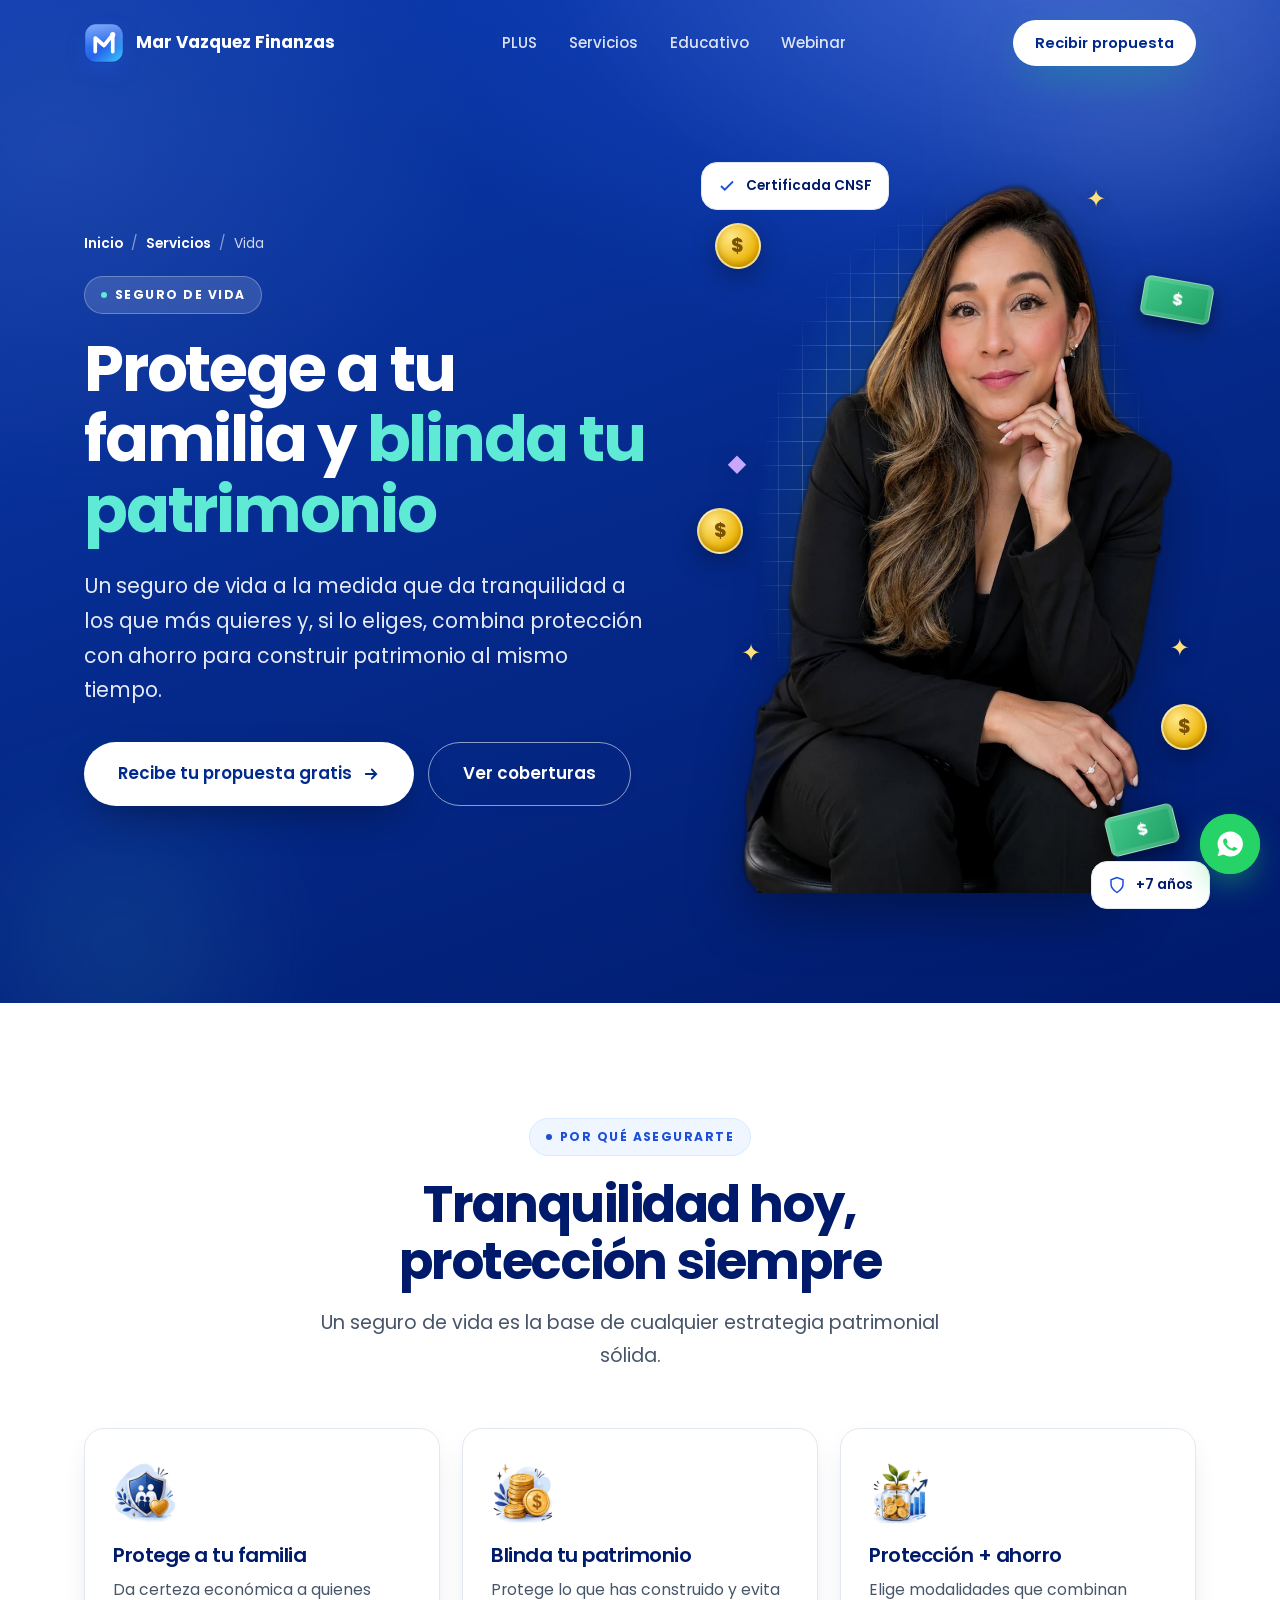
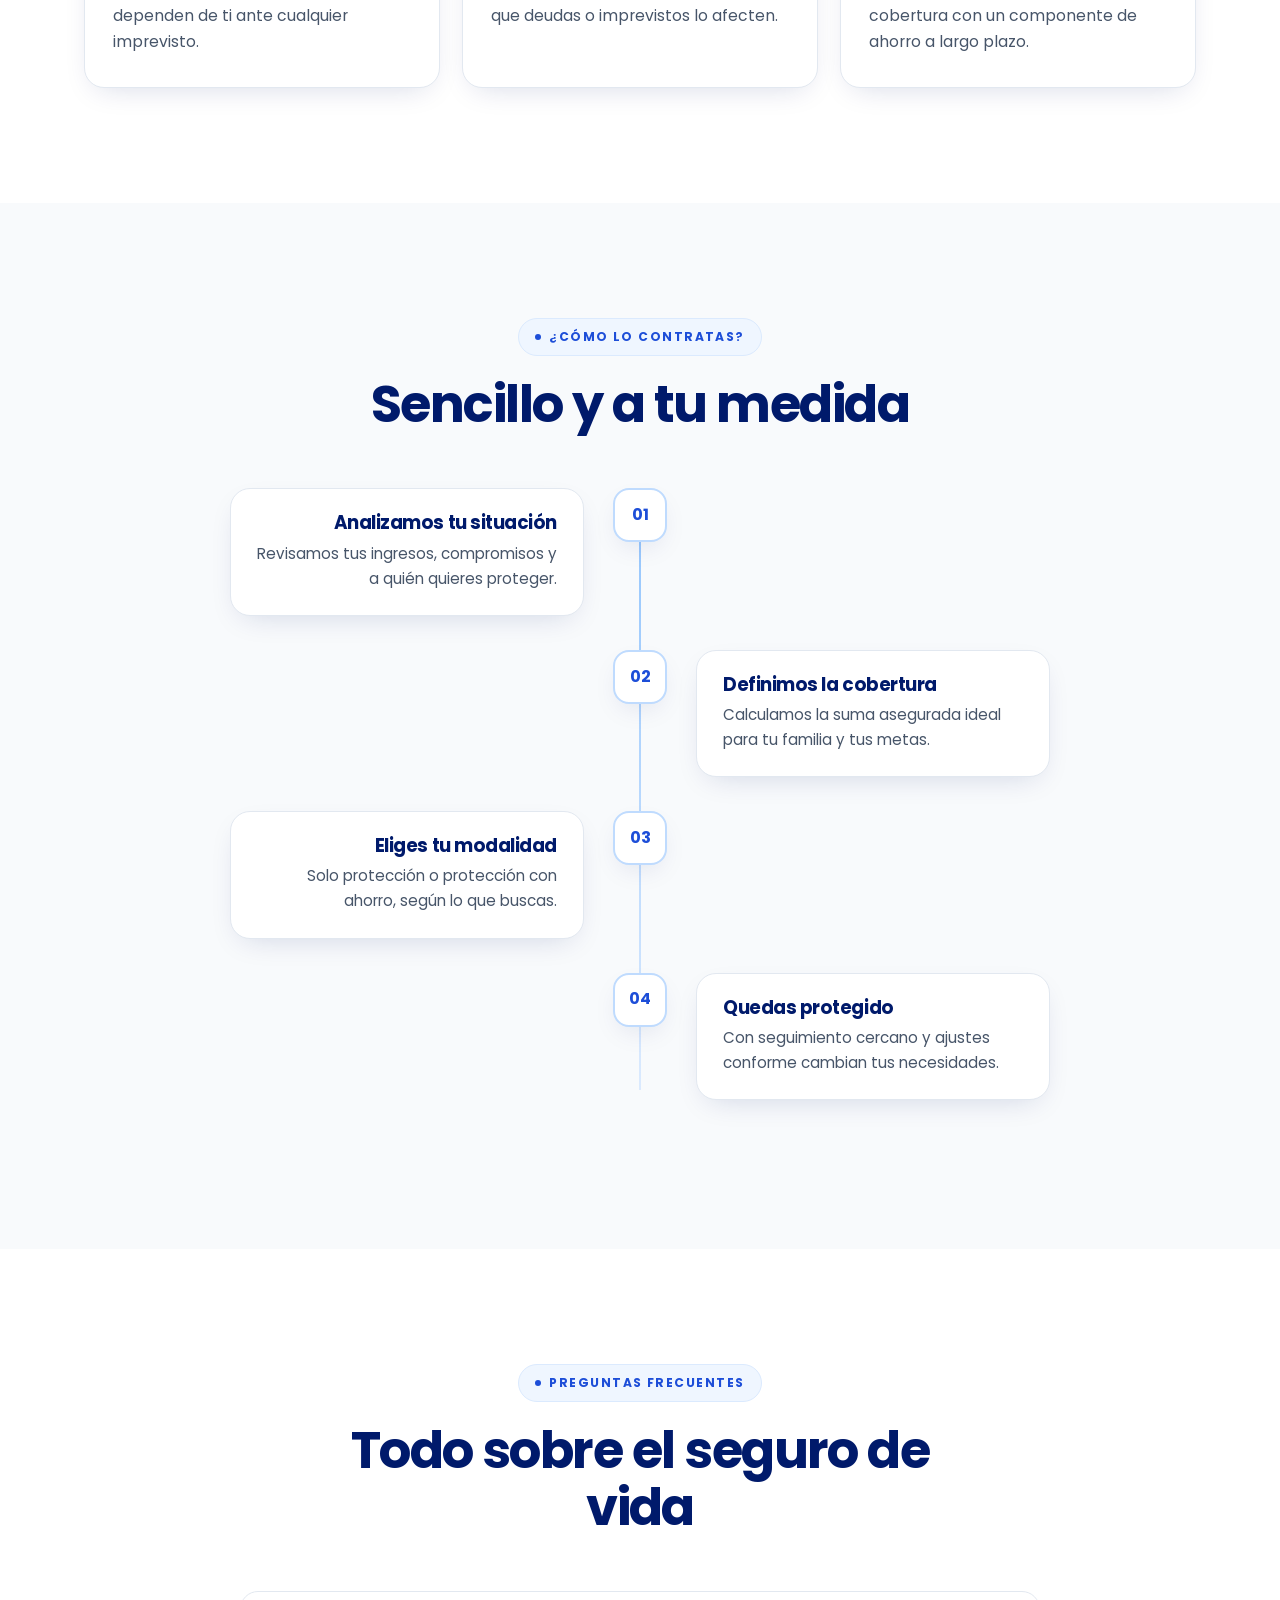
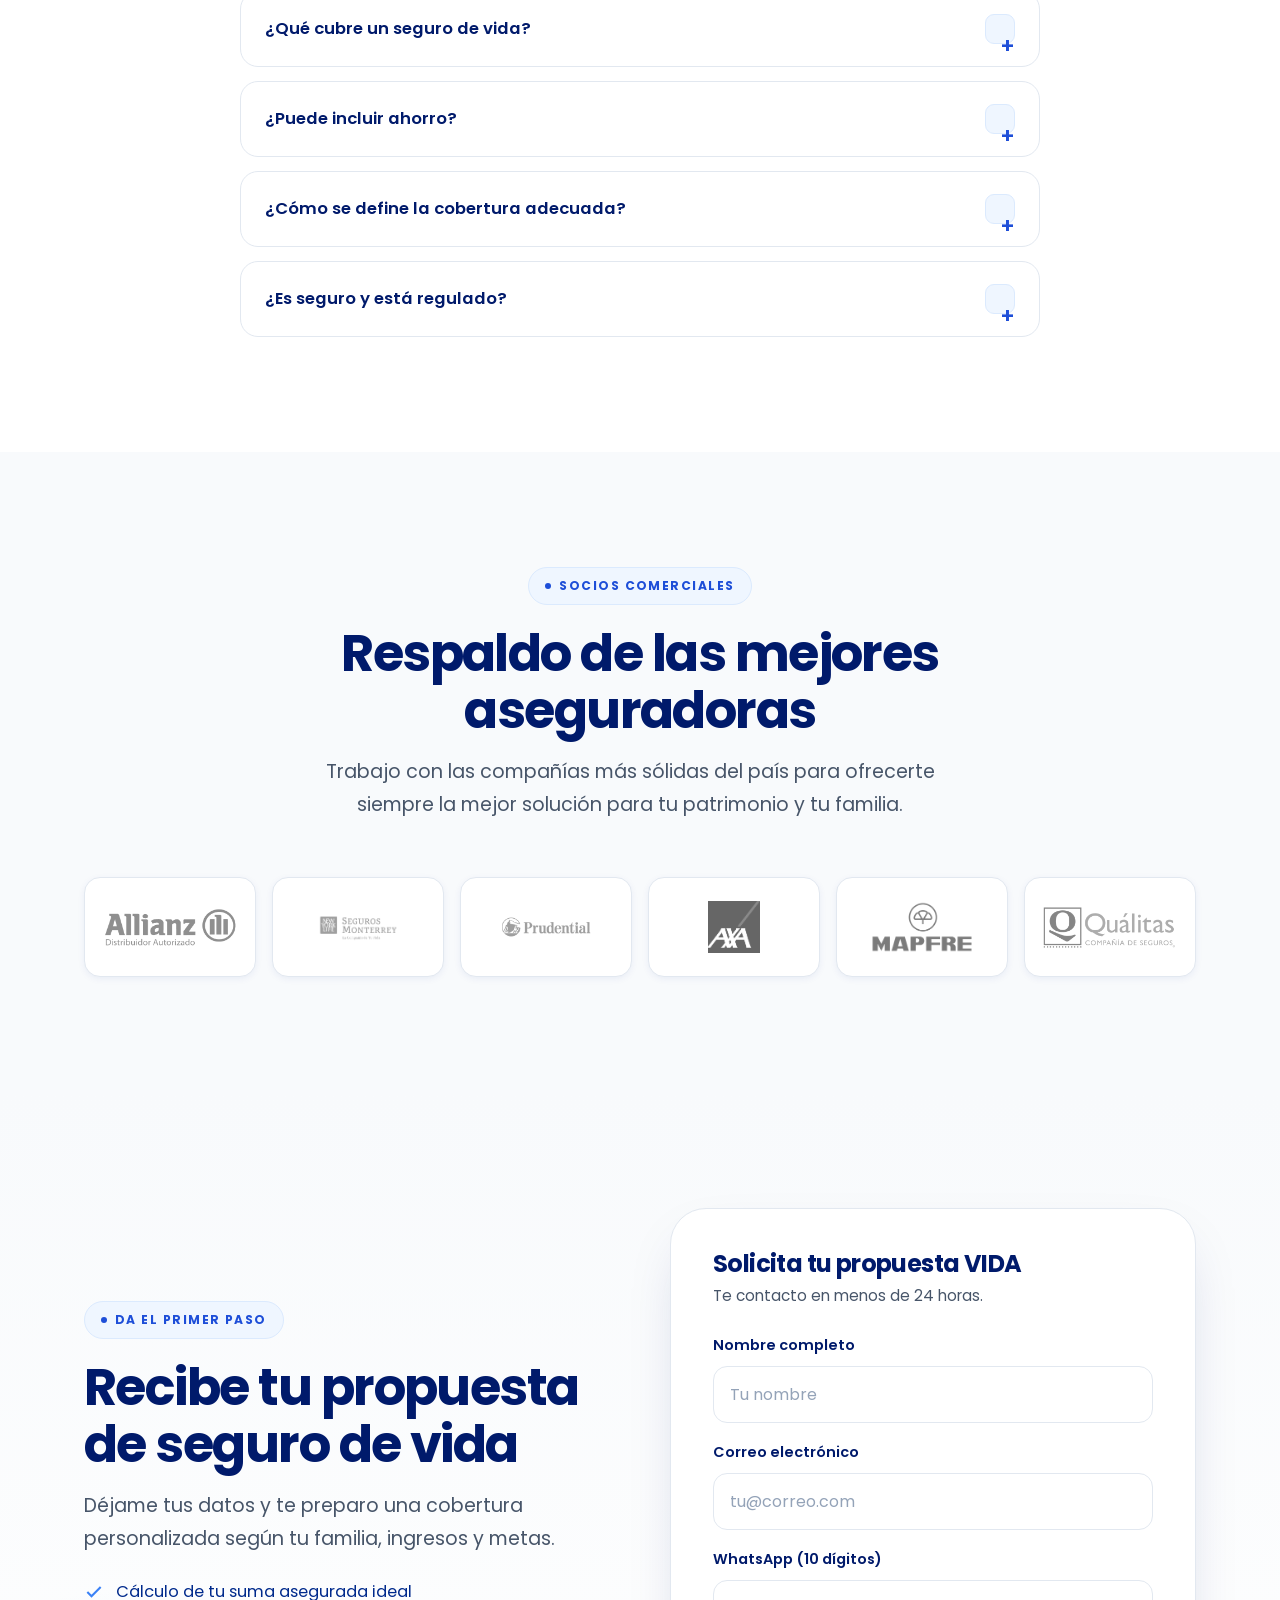
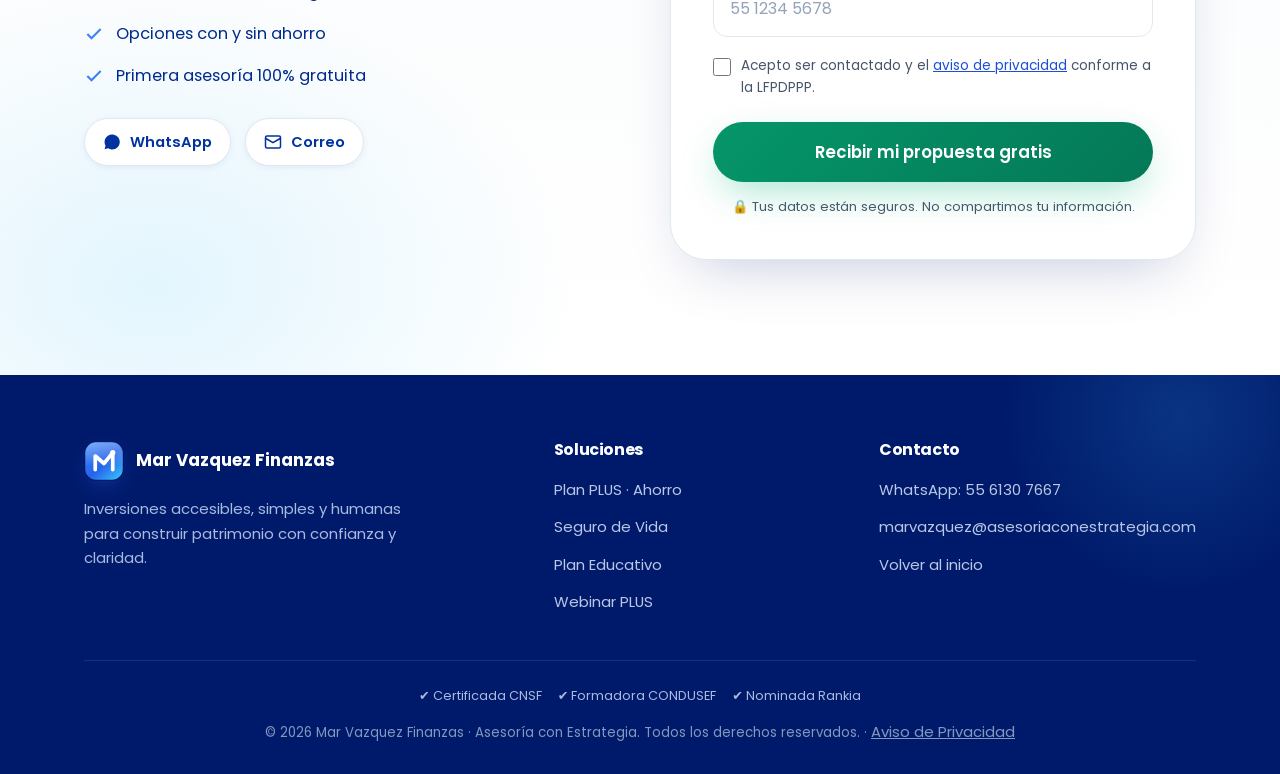
<file: vida.html>
<!DOCTYPE html>
<html lang="es-MX">
<head>
<meta charset="UTF-8" />
<meta name="viewport" content="width=device-width, initial-scale=1.0" />
<title>Seguro de Vida · Protección patrimonial para tu familia | Mar Vazquez Finanzas</title>
<meta name="description" content="Seguro de Vida VIDA: protege a tu familia y blinda tu patrimonio con coberturas a la medida que combinan protección y ahorro. Asesora certificada CNSF y CONDUSEF." />
<meta name="keywords" content="seguro de vida, protección patrimonial, seguro de vida con ahorro, blindaje familiar, seguro para profesionistas México" />
<link rel="canonical" href="https://asesoriaconestrategia.com/vida.html" />

<meta property="og:type" content="website" />
<meta property="og:title" content="Seguro de Vida · Protección patrimonial para tu familia" />
<meta property="og:description" content="Protege a tu familia y blinda tu patrimonio con coberturas a la medida. Asesoría personalizada, certificada CNSF y CONDUSEF." />
<meta property="og:locale" content="es_MX" />
<meta property="og:url" content="https://asesoriaconestrategia.com/vida.html" />
<meta property="og:image" content="https://asesoriaconestrategia.com/assets/og-image.jpg" />
<meta property="og:image:width" content="1200" />
<meta property="og:image:height" content="630" />
<meta name="twitter:image" content="https://asesoriaconestrategia.com/assets/og-image.jpg" />

<link rel="icon" href="assets/favicon.svg" type="image/svg+xml" />
<link rel="icon" href="assets/favicon-32.png" sizes="32x32" type="image/png" />
<link rel="apple-touch-icon" href="assets/apple-touch-icon.png" />
<meta name="theme-color" content="#0033A0" />

<link rel="preconnect" href="https://fonts.googleapis.com" />
<link rel="preconnect" href="https://fonts.gstatic.com" crossorigin />
<link href="https://fonts.googleapis.com/css2?family=Poppins:wght@400;500;600;700&display=swap" rel="stylesheet" />
<link rel="stylesheet" href="css/styles.css" />

<script type="application/ld+json">
{"@context":"https://schema.org","@type":"Service","serviceType":"Seguro de Vida","name":"VIDA","description":"Seguro de vida con protección patrimonial y ahorro, a la medida de cada familia.","areaServed":"MX","provider":{"@type":"Person","name":"Mar Vazquez","jobTitle":"Asesora financiera certificada CNSF","url":"https://asesoriaconestrategia.com"}}
</script>
<script type="application/ld+json">
{"@context":"https://schema.org","@type":"FAQPage","mainEntity":[
{"@type":"Question","name":"¿Qué cubre un seguro de vida?","acceptedAnswer":{"@type":"Answer","text":"Protege económicamente a tu familia ante un imprevisto y, según la modalidad, puede combinar protección con ahorro e inversión."}},
{"@type":"Question","name":"¿El seguro de vida puede incluir ahorro?","acceptedAnswer":{"@type":"Answer","text":"Sí. Existen modalidades que combinan la protección con un componente de ahorro e inversión a largo plazo."}},
{"@type":"Question","name":"¿Cómo se define la cobertura adecuada?","acceptedAnswer":{"@type":"Answer","text":"En tu asesoría personalizada analizamos tus ingresos, compromisos y metas familiares para definir la suma asegurada ideal."}}
]}
</script>

<!-- Meta Pixel -->
<script>
  !function(f,b,e,v,n,t,s)
  {if(f.fbq)return;n=f.fbq=function(){n.callMethod?
  n.callMethod.apply(n,arguments):n.queue.push(arguments)};
  if(!f._fbq)f._fbq=n;n.push=n;n.loaded=!0;n.version='2.0';
  n.queue=[];t=b.createElement(e);t.async=!0;
  t.src=v;s=b.getElementsByTagName(e)[0];
  s.parentNode.insertBefore(t,s)}(window, document,'script',
  'https://connect.facebook.net/en_US/fbevents.js');
  fbq('init', '25336372275973357');
  fbq('track', 'PageView');
</script>
<noscript><img height="1" width="1" style="display:none" alt=""
  src="https://www.facebook.com/tr?id=25336372275973357&ev=PageView&noscript=1" /></noscript>

</head>
<body class="has-hero">

<header id="header">
  <div class="wrap nav">
    <a href="index.html" class="brand"><img class="mark" src="assets/logo.svg" width="40" height="40" alt="Mar Vazquez Finanzas" />Mar Vazquez Finanzas</a>
    <nav class="nav-links">
      <a href="plus.html">PLUS</a>
      <a href="index.html#servicios">Servicios</a>
      <a href="educativo.html">Educativo</a>
      <a href="webinar.html">Webinar</a>
    </nav>
    <a href="#contacto" class="btn btn-primary nav-cta"><span class="cta-full">Recibir propuesta</span><span class="cta-short">Propuesta</span></a>
  </div>
</header>

<section class="hero product-hero" id="top">
  <div class="hero-orb o1"></div>
  <div class="hero-orb o2"></div>
  <div class="wrap">
    <div>
      <nav class="crumbs" aria-label="Ruta"><a href="index.html">Inicio</a> <span>/</span> <a href="index.html#servicios">Servicios</a> <span>/</span> Vida</nav>
      <span class="eyebrow reveal"><span class="dot"></span> Seguro de Vida</span>
      <h1 class="reveal d1">Protege a tu familia y <span class="grad-text">blinda tu patrimonio</span></h1>
      <p class="sub reveal d2">Un seguro de vida a la medida que da tranquilidad a los que más quieres y, si lo eliges, combina protección con ahorro para construir patrimonio al mismo tiempo.</p>
      <div class="hero-cta reveal d3">
        <a href="#contacto" class="btn btn-primary btn-lg">Recibe tu propuesta gratis
          <svg width="18" height="18" viewBox="0 0 24 24" fill="none" stroke="currentColor" stroke-width="2.4" stroke-linecap="round"><path d="M5 12h14M13 6l6 6-6 6"/></svg>
        </a>
        <a href="#beneficios" class="btn btn-outline btn-lg">Ver coberturas</a>
      </div>
    </div>
    <div class="hero-visual reveal-scale d2">
      <div class="badge-float b1"><svg width="18" height="18" viewBox="0 0 24 24" fill="none" stroke="currentColor" stroke-width="2.4"><path d="M20 6 9 17l-5-5"/></svg> Certificada CNSF</div>
      <div class="badge-float b2"><svg width="18" height="18" viewBox="0 0 24 24" fill="none" stroke="currentColor" stroke-width="2"><path d="M12 2 4 5v6c0 5 3.5 8 8 11 4.5-3 8-6 8-11V5l-8-3Z"/></svg> +7 años</div>
      <div class="hero-photo">
        <div class="blob"></div>
        <img src="assets/mar-2-cut.webp" alt="Mar Vazquez, asesora financiera patrimonial" width="780" height="1264" loading="eager" />
      </div>
    </div>
  </div>
</section>

<section class="section-pad" id="beneficios">
  <div class="wrap">
    <div class="shead">
      <span class="eyebrow reveal"><span class="dot"></span> Por qué asegurarte</span>
      <h2 class="title reveal d1">Tranquilidad hoy, protección siempre</h2>
      <p class="lead reveal d2">Un seguro de vida es la base de cualquier estrategia patrimonial sólida.</p>
    </div>
    <div class="grid cols-3">
      <div class="card reveal"><div class="icon icon-ill"><img class="ill" src="assets/iconos/sm/seguro-vida.png" alt="Protege a tu familia" width="160" height="160" loading="lazy" decoding="async" /></div><h3>Protege a tu familia</h3><p>Da certeza económica a quienes dependen de ti ante cualquier imprevisto.</p></div>
      <div class="card reveal d1"><div class="icon icon-ill"><img class="ill" src="assets/iconos/sm/monedas.png" alt="Blinda tu patrimonio" width="160" height="160" loading="lazy" decoding="async" /></div><h3>Blinda tu patrimonio</h3><p>Protege lo que has construido y evita que deudas o imprevistos lo afecten.</p></div>
      <div class="card reveal d2"><div class="icon icon-ill"><img class="ill" src="assets/iconos/sm/ahorro-inversion.png" alt="Protección + ahorro" width="160" height="160" loading="lazy" decoding="async" /></div><h3>Protección + ahorro</h3><p>Elige modalidades que combinan cobertura con un componente de ahorro a largo plazo.</p></div>
    </div>
  </div>
</section>

<section class="section-pad soft">
  <div class="wrap">
    <div class="shead"><span class="eyebrow reveal"><span class="dot"></span> ¿Cómo lo contratas?</span><h2 class="title reveal d1">Sencillo y a tu medida</h2></div>
    <div class="timeline">
      <div class="tstep reveal"><div class="tnode">01</div><div class="tcard"><h3>Analizamos tu situación</h3><p>Revisamos tus ingresos, compromisos y a quién quieres proteger.</p></div></div>
      <div class="tstep reveal"><div class="tnode">02</div><div class="tcard"><h3>Definimos la cobertura</h3><p>Calculamos la suma asegurada ideal para tu familia y tus metas.</p></div></div>
      <div class="tstep reveal"><div class="tnode">03</div><div class="tcard"><h3>Eliges tu modalidad</h3><p>Solo protección o protección con ahorro, según lo que buscas.</p></div></div>
      <div class="tstep reveal"><div class="tnode">04</div><div class="tcard"><h3>Quedas protegido</h3><p>Con seguimiento cercano y ajustes conforme cambian tus necesidades.</p></div></div>
    </div>
  </div>
</section>

<section class="section-pad" id="faq">
  <div class="wrap">
    <div class="shead"><span class="eyebrow reveal"><span class="dot"></span> Preguntas frecuentes</span><h2 class="title reveal d1">Todo sobre el seguro de vida</h2></div>
    <div class="faq">
      <details class="qa reveal"><summary>¿Qué cubre un seguro de vida?<span class="pm">+</span></summary><div class="a">Protege económicamente a tu familia ante un imprevisto y, según la modalidad, puede combinar protección con ahorro e inversión.</div></details>
      <details class="qa reveal"><summary>¿Puede incluir ahorro?<span class="pm">+</span></summary><div class="a">Sí. Existen modalidades que combinan la protección con un componente de ahorro e inversión a largo plazo.</div></details>
      <details class="qa reveal"><summary>¿Cómo se define la cobertura adecuada?<span class="pm">+</span></summary><div class="a">Analizamos tus ingresos, compromisos y metas familiares para definir la suma asegurada ideal para ti.</div></details>
      <details class="qa reveal"><summary>¿Es seguro y está regulado?<span class="pm">+</span></summary><div class="a">Trabajo con aseguradoras reguladas y soy asesora certificada por la CNSF. Te explico cada condición con transparencia.</div></details>
    </div>
  </div>
</section>

<!-- ======================= ASEGURADORAS ALIADAS ======================= -->
<section class="section-pad soft" id="aseguradoras">
  <div class="wrap">
    <div class="shead">
      <span class="eyebrow reveal"><span class="dot"></span> Socios comerciales</span>
      <h2 class="title reveal d1">Respaldo de las mejores aseguradoras</h2>
      <p class="lead reveal d2">Trabajo con las compañías más sólidas del país para ofrecerte siempre la mejor solución para tu patrimonio y tu familia.</p>
    </div>
    <div class="partners-grid reveal d1">
      <div class="partner"><img src="assets/partners/allianz-distribuidor-autorizado.png" alt="Allianz — Distribuidor Autorizado" loading="lazy" /></div>
      <div class="partner"><img src="assets/partners/seguros-monterrey-large.webp" alt="Seguros Monterrey New York" loading="lazy" /></div>
      <div class="partner"><img src="assets/partners/Prudential.webp" alt="Prudential" loading="lazy" /></div>
      <div class="partner"><img src="assets/partners/axa-logo.png" alt="AXA" loading="lazy" /></div>
      <div class="partner"><img src="assets/partners/Mapfre_logo.webp" alt="Mapfre" loading="lazy" /></div>
      <div class="partner"><img src="assets/partners/qualitas-logo.webp" alt="Quálitas" loading="lazy" /></div>
    </div>
  </div>
</section><section class="section-pad lead-sec" id="contacto">
  <div class="wrap">
    <div class="lead-grid">
      <div class="reveal-x">
        <span class="eyebrow"><span class="dot"></span> Da el primer paso</span>
        <h2 class="title">Recibe tu propuesta de seguro de vida</h2>
        <p class="lead">Déjame tus datos y te preparo una cobertura personalizada según tu familia, ingresos y metas.</p>
        <ul class="lead-benefits">
          <li><svg width="20" height="20" viewBox="0 0 24 24" fill="none" stroke="currentColor" stroke-width="2.5"><path d="M20 6 9 17l-5-5"/></svg> Cálculo de tu suma asegurada ideal</li>
          <li><svg width="20" height="20" viewBox="0 0 24 24" fill="none" stroke="currentColor" stroke-width="2.5"><path d="M20 6 9 17l-5-5"/></svg> Opciones con y sin ahorro</li>
          <li><svg width="20" height="20" viewBox="0 0 24 24" fill="none" stroke="currentColor" stroke-width="2.5"><path d="M20 6 9 17l-5-5"/></svg> Primera asesoría 100% gratuita</li>
        </ul>
        <div class="lead-contact">
          <a href="https://wa.me/525561307667" target="_blank" rel="noopener"><svg width="18" height="18" viewBox="0 0 24 24" fill="currentColor"><path d="M12 2a10 10 0 0 0-8.6 15l-1.3 4.7 4.8-1.3A10 10 0 1 0 12 2Z"/></svg> WhatsApp</a>
          <a href="mailto:marvazquez@asesoriaconestrategia.com"><svg width="18" height="18" viewBox="0 0 24 24" fill="none" stroke="currentColor" stroke-width="2"><rect x="2" y="4" width="20" height="16" rx="2"/><path d="m2 7 10 6 10-6"/></svg> Correo</a>
        </div>
      </div>
      <div class="form-card reveal-x right">
        <form id="lead-form" data-source="landing-vida" novalidate>
          <h3>Solicita tu propuesta VIDA</h3>
          <p class="fsub">Te contacto en menos de 24 horas.</p>
          <div class="form-group"><label for="name">Nombre completo</label><input type="text" id="name" name="name" autocomplete="name" placeholder="Tu nombre" required /><div class="err" data-for="name">Escribe tu nombre.</div></div>
          <div class="form-group"><label for="email">Correo electrónico</label><input type="email" id="email" name="email" autocomplete="email" placeholder="tu@correo.com" required /><div class="err" data-for="email">Escribe un correo válido.</div></div>
          <div class="form-group"><label for="phone">WhatsApp (10 dígitos)</label><input type="tel" id="phone" name="phone" autocomplete="tel" inputmode="numeric" placeholder="55 1234 5678" required /><div class="err" data-for="phone">Escribe un número de 10 dígitos.</div></div>
          <input type="hidden" id="interest" name="interest" value="Seguro de vida (VIDA)" />
          <div class="honeypot"><label>No llenar<input type="text" name="company" tabindex="-1" autocomplete="off" /></label></div>
          <div class="consent"><input type="checkbox" id="consent" name="consent" required /><label for="consent">Acepto ser contactado y el <a href="privacidad.html" target="_blank" rel="noopener">aviso de privacidad</a> conforme a la LFPDPPP.</label></div>
          <div class="err" data-for="consent">Debes aceptar el aviso de privacidad para continuar.</div>
          <button type="submit" class="btn btn-primary btn-block btn-lg">Recibir mi propuesta gratis</button>
          <p class="form-note">🔒 Tus datos están seguros. No compartimos tu información.</p>
        </form>
        <div class="form-ok" id="form-ok">
          <div class="ring"><svg width="34" height="34" viewBox="0 0 24 24" fill="none" stroke="currentColor" stroke-width="2.5"><path d="M20 6 9 17l-5-5"/></svg></div>
          <h3>¡Gracias! 🎉</h3>
          <p>Recibí tus datos. Te contactaré en menos de 24 horas por WhatsApp con tu propuesta de seguro de vida.</p>
          <a href="#" id="calendly-link" class="btn btn-primary btn-block" style="margin-top:20px" onclick="return false">Agendar mi asesoría ahora</a>
        </div>
      </div>
    </div>
  </div>
</section>

<footer>
  <div class="wrap">
    <div class="foot-grid">
      <div>
        <a href="index.html" class="brand" style="margin-bottom:16px"><img class="mark" src="assets/logo.svg" width="40" height="40" alt="Mar Vazquez Finanzas" />Mar Vazquez Finanzas</a>
        <p style="max-width:340px;font-size:.93rem;color:#A9BADF;margin-top:10px">Inversiones accesibles, simples y humanas para construir patrimonio con confianza y claridad.</p>
      </div>
      <div>
        <h4>Soluciones</h4>
        <ul class="foot-links">
          <li><a href="plus.html">Plan PLUS · Ahorro</a></li>
          <li><a href="vida.html">Seguro de Vida</a></li>
          <li><a href="educativo.html">Plan Educativo</a></li>
          <li><a href="webinar.html">Webinar PLUS</a></li>
        </ul>
      </div>
      <div>
        <h4>Contacto</h4>
        <ul class="foot-links">
          <li><a href="https://wa.me/525561307667" target="_blank" rel="noopener">WhatsApp: 55 6130 7667</a></li>
          <li><a href="mailto:marvazquez@asesoriaconestrategia.com">marvazquez@asesoriaconestrategia.com</a></li>
          <li><a href="index.html">Volver al inicio</a></li>
        </ul>
      </div>
    </div>
    <div class="foot-bottom">
      <div class="badges"><span>✔ Certificada CNSF</span><span>✔ Formadora CONDUSEF</span><span>✔ Nominada Rankia</span></div>
      © <span id="year">2026</span> Mar Vazquez Finanzas · Asesoría con Estrategia. Todos los derechos reservados. · <a href="privacidad.html" style="color:inherit;text-decoration:underline">Aviso de Privacidad</a>
    </div>
  </div>
</footer>

<a class="wa-float" href="https://wa.me/525561307667?text=Hola%20Mar%2C%20me%20interesa%20el%20seguro%20de%20vida" target="_blank" rel="noopener" aria-label="WhatsApp">
  <svg width="30" height="30" viewBox="0 0 24 24" fill="currentColor"><path d="M12 2a10 10 0 0 0-8.6 15l-1.3 4.7 4.8-1.3A10 10 0 1 0 12 2Zm5.3 14.1c-.2.6-1.3 1.2-1.8 1.2-.5.1-1 .2-3.3-.7-2.8-1.1-4.5-3.9-4.7-4.1-.1-.2-1-1.4-1-2.6 0-1.2.6-1.8.9-2.1.2-.2.5-.3.7-.3h.5c.2 0 .4 0 .6.5l.8 2c.1.2.1.4 0 .5l-.4.5-.3.3c-.1.1-.3.3-.1.6.2.3.8 1.3 1.7 2.1 1.2 1 2.1 1.4 2.4 1.5.3.1.5.1.6-.1l.9-1c.2-.2.4-.2.6-.1l1.9.9c.3.1.5.2.5.3.1.2.1.6-.1 1.1Z"/></svg>
</a>
<button class="to-top" id="toTop" aria-label="Volver arriba"><svg width="20" height="20" viewBox="0 0 24 24" fill="none" stroke="currentColor" stroke-width="2.4" stroke-linecap="round" stroke-linejoin="round"><path d="M12 19V5M5 12l7-7 7 7"/></svg></button>
<div class="sticky-cta" id="sticky">
  <a href="https://wa.me/525561307667" target="_blank" rel="noopener" class="btn btn-outline">WhatsApp</a>
  <a href="#contacto" class="btn btn-primary">Recibir propuesta</a>
</div>

<script src="js/main.js"></script>
</body>
</html>
</file>
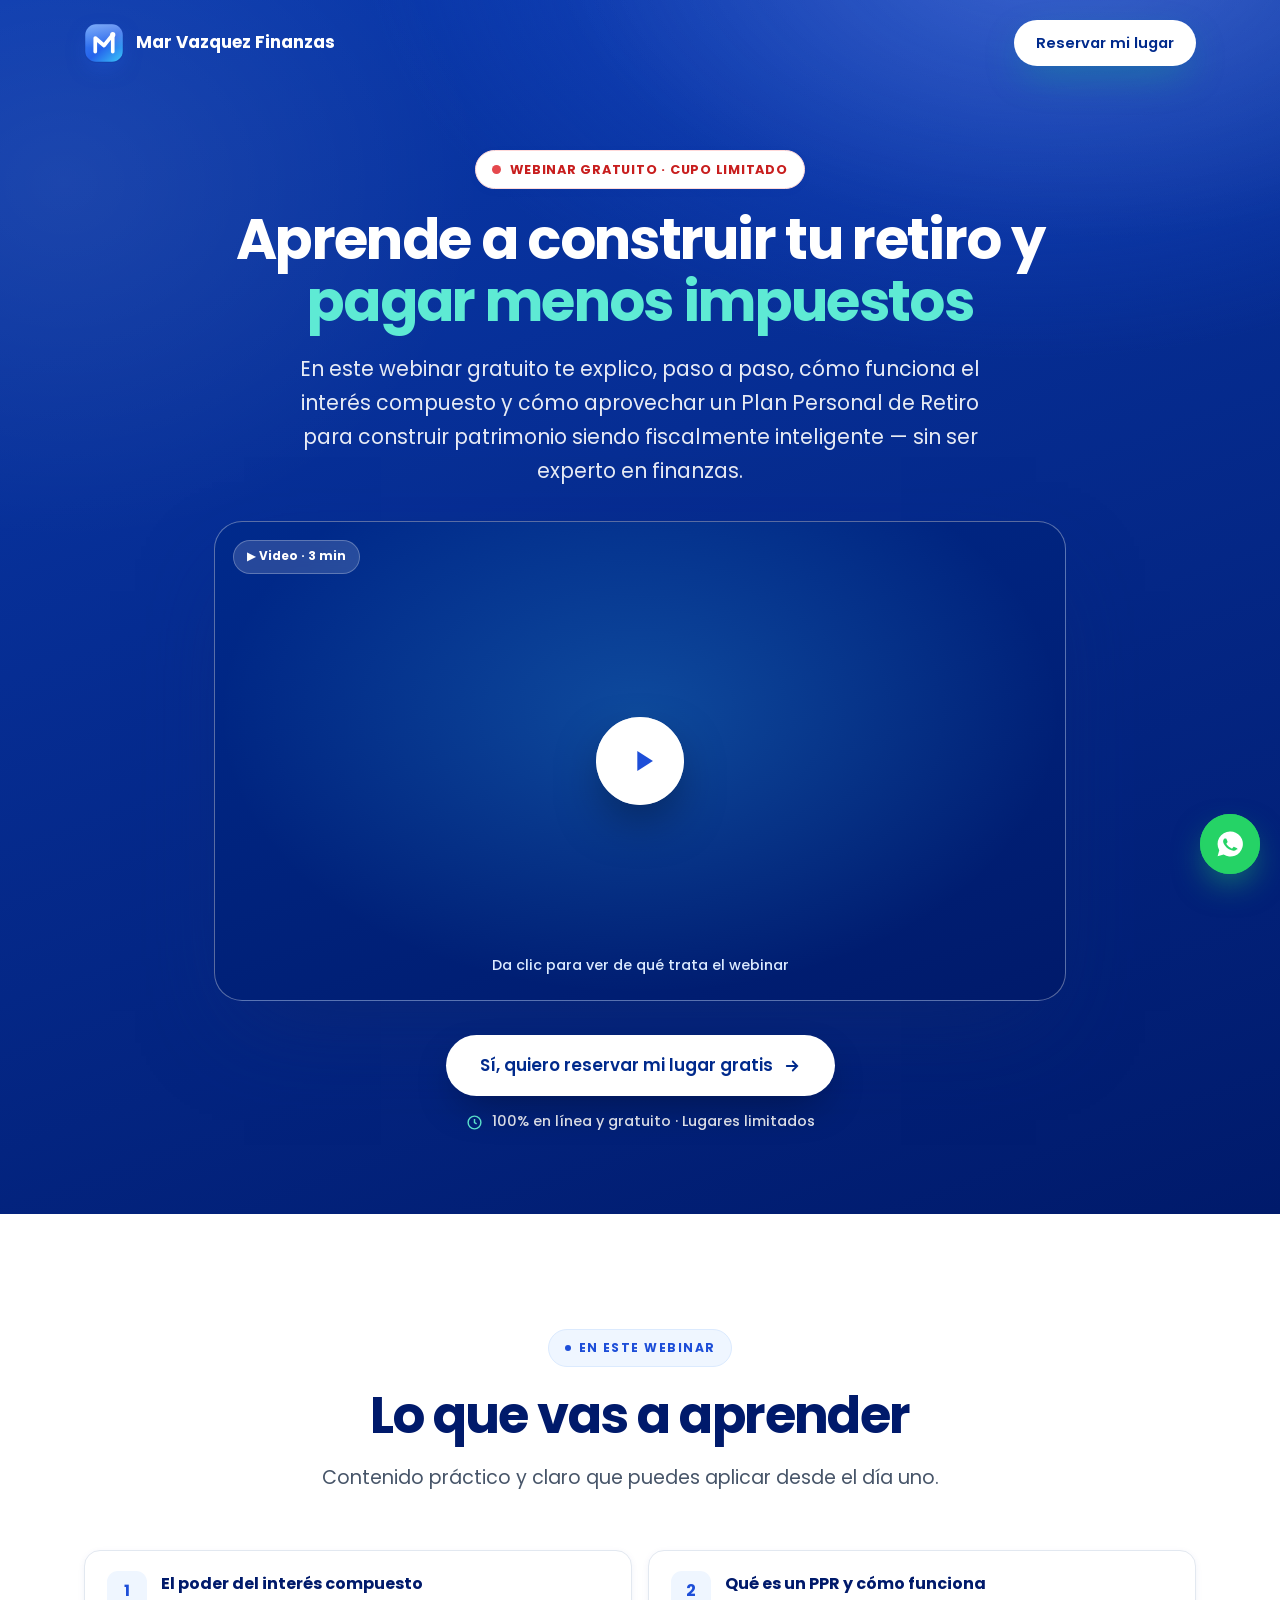
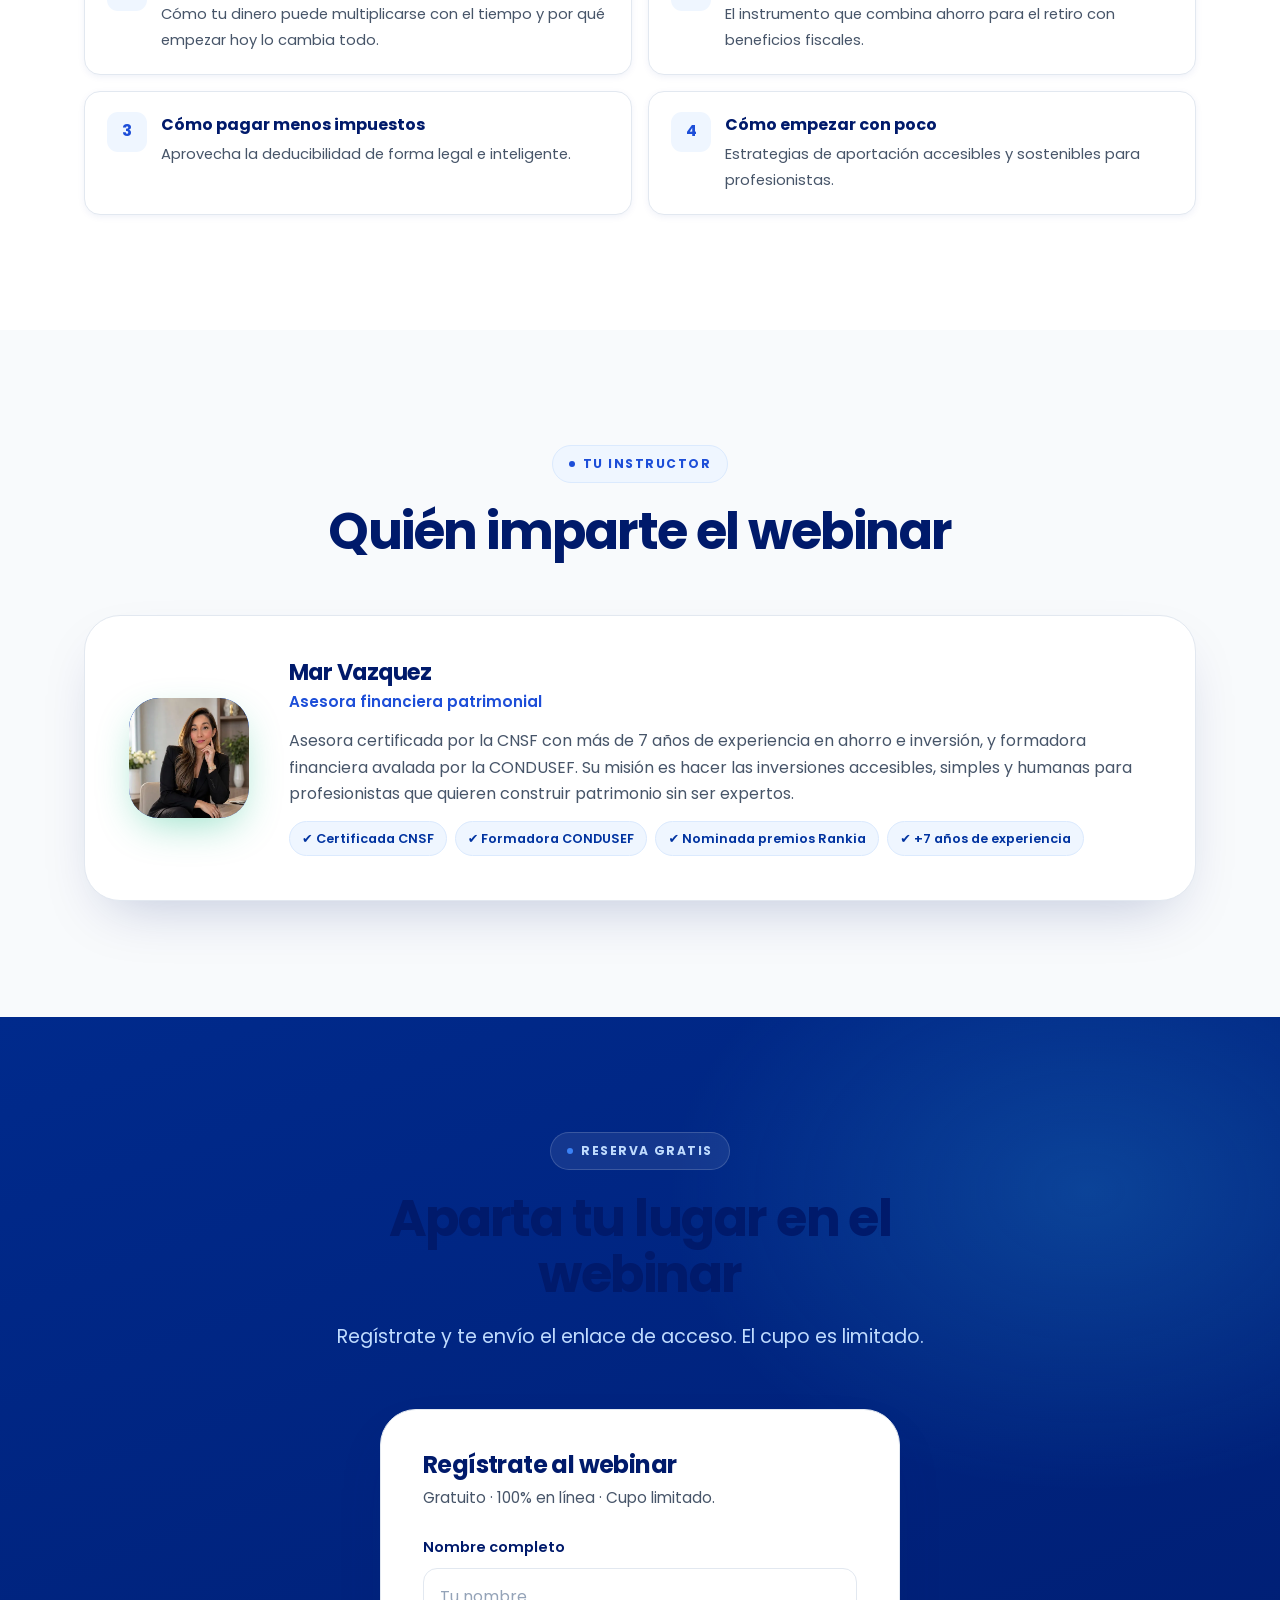
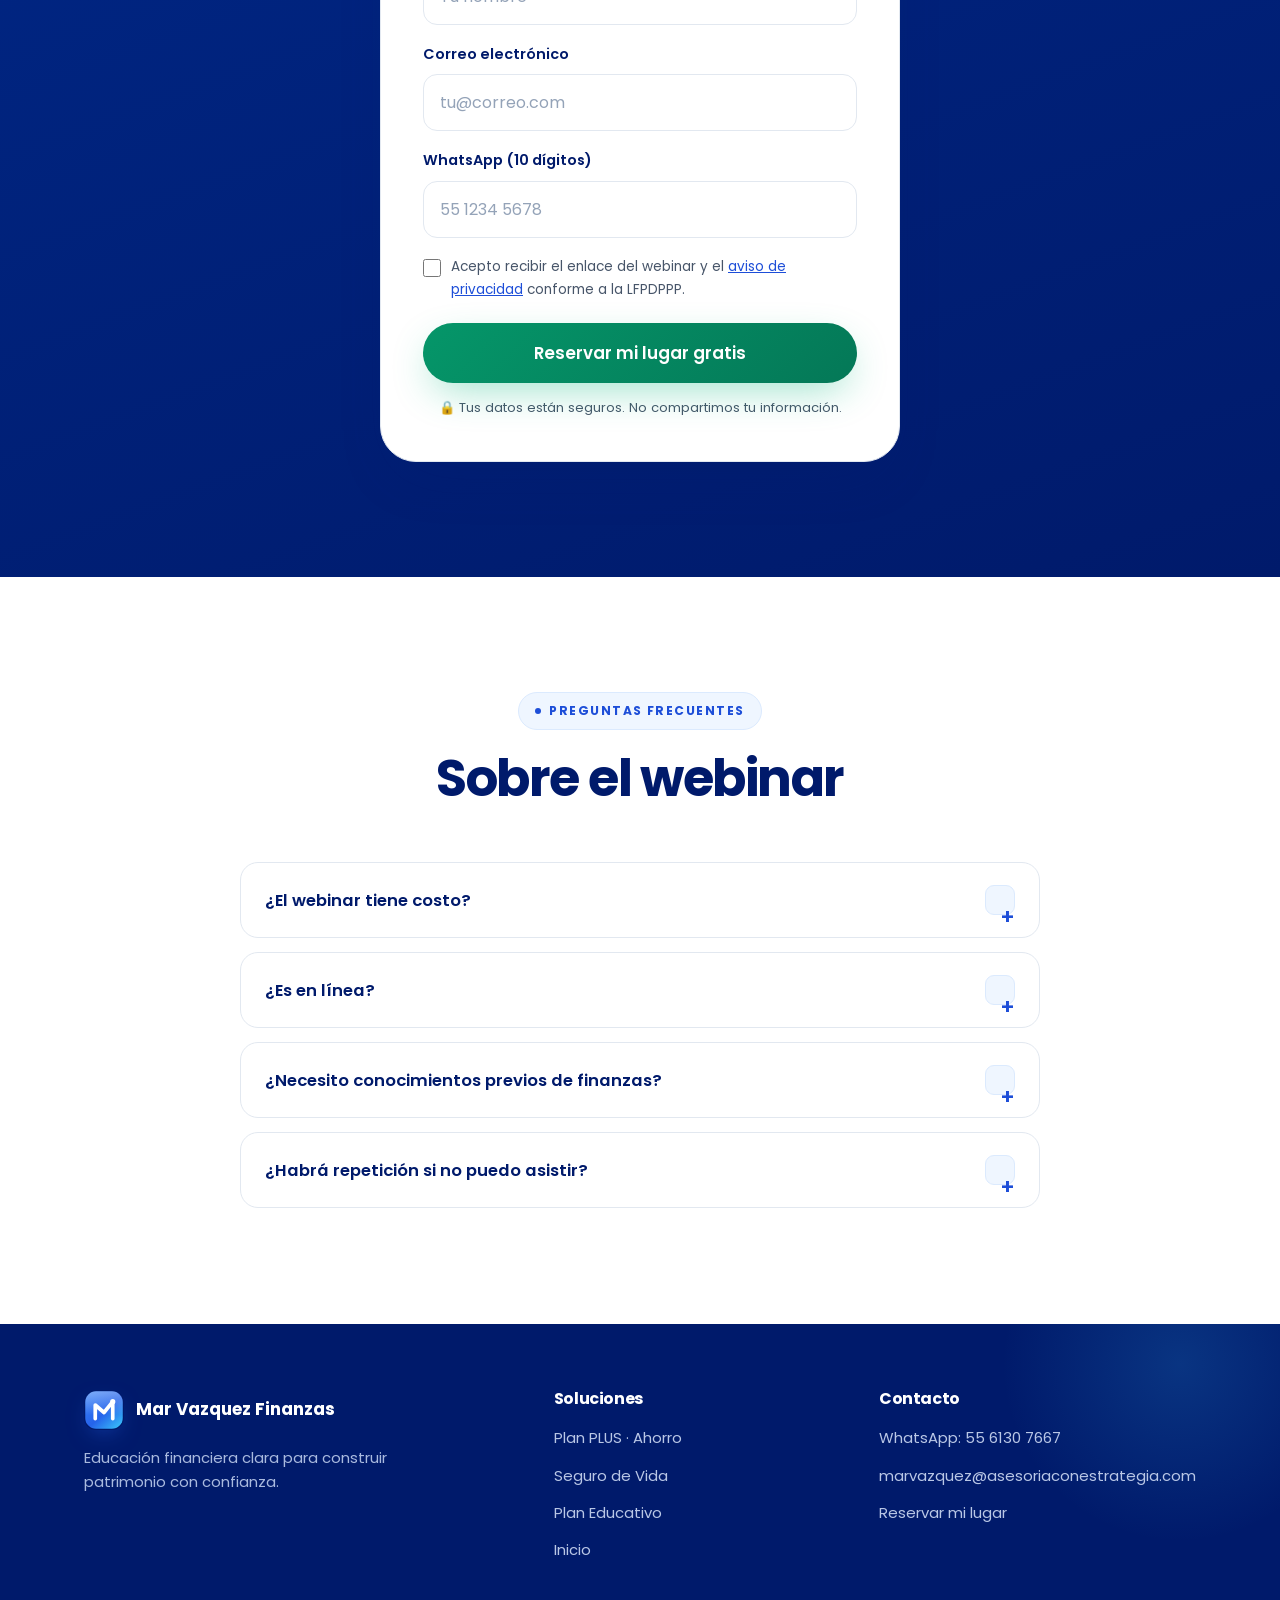
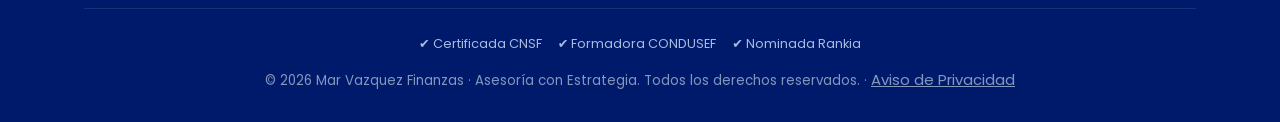
<file: webinar.html>
<!DOCTYPE html>
<html lang="es-MX">
<head>
<meta charset="UTF-8" />
<meta name="viewport" content="width=device-width, initial-scale=1.0" />
<title>Webinar Gratuito: Construye tu retiro con beneficios fiscales | Mar Vazquez Finanzas</title>
<meta name="description" content="Webinar gratuito en línea para profesionistas: aprende cómo funciona el interés compuesto y cómo aprovechar un Plan Personal de Retiro (PPR) para pagar menos impuestos. Cupo limitado. Regístrate gratis." />
<meta name="keywords" content="webinar finanzas, webinar retiro, plan personal de retiro, PPR, interés compuesto, beneficios fiscales, webinar gratuito inversión México, educación financiera" />
<link rel="canonical" href="https://asesoriaconestrategia.com/webinar.html" />
<meta name="robots" content="index,follow,max-image-preview:large" />

<meta property="og:type" content="website" />
<meta property="og:title" content="Webinar Gratuito: Construye tu retiro con beneficios fiscales" />
<meta property="og:description" content="Aprende cómo funciona el interés compuesto y cómo un PPR te ayuda a pagar menos impuestos. Webinar gratuito, cupo limitado." />
<meta property="og:locale" content="es_MX" />
<meta property="og:url" content="https://asesoriaconestrategia.com/webinar.html" />
<meta property="og:image" content="https://asesoriaconestrategia.com/assets/og-image.jpg" />
<meta property="og:image:width" content="1200" />
<meta property="og:image:height" content="630" />
<meta name="twitter:image" content="https://asesoriaconestrategia.com/assets/og-image.jpg" />
<meta name="twitter:card" content="summary_large_image" />
<meta name="twitter:title" content="Webinar Gratuito: Construye tu retiro con beneficios fiscales" />
<meta name="twitter:description" content="Interés compuesto + beneficios fiscales del PPR, explicado simple. Regístrate gratis." />

<link rel="icon" href="assets/favicon.svg" type="image/svg+xml" />
<link rel="icon" href="assets/favicon-32.png" sizes="32x32" type="image/png" />
<link rel="apple-touch-icon" href="assets/apple-touch-icon.png" />
<meta name="theme-color" content="#0033A0" />

<link rel="preconnect" href="https://fonts.googleapis.com" />
<link rel="preconnect" href="https://fonts.gstatic.com" crossorigin />
<link href="https://fonts.googleapis.com/css2?family=Poppins:wght@400;500;600;700&display=swap" rel="stylesheet" />
<link rel="stylesheet" href="css/styles.css" />

<!-- SEO: Datos estructurados -->
<script type="application/ld+json">
{
  "@context":"https://schema.org",
  "@type":"EducationEvent",
  "name":"Webinar: Construye tu retiro con beneficios fiscales",
  "description":"Webinar gratuito en línea sobre interés compuesto y cómo aprovechar un Plan Personal de Retiro (PPR) para pagar menos impuestos.",
  "eventAttendanceMode":"https://schema.org/OnlineEventAttendanceMode",
  "eventStatus":"https://schema.org/EventScheduled",
  "startDate":"2026-08-15T19:00:00-06:00",
  "inLanguage":"es-MX",
  "isAccessibleForFree":true,
  "location":{"@type":"VirtualLocation","url":"https://asesoriaconestrategia.com/webinar.html"},
  "organizer":{"@type":"Person","name":"Mar Vazquez","url":"https://asesoriaconestrategia.com"},
  "performer":{"@type":"Person","name":"Mar Vazquez"},
  "offers":{"@type":"Offer","price":"0","priceCurrency":"MXN","availability":"https://schema.org/LimitedAvailability","url":"https://asesoriaconestrategia.com/webinar.html"}
}
</script>
<script type="application/ld+json">
{
  "@context":"https://schema.org",
  "@type":"VideoObject",
  "name":"Webinar: Construye tu retiro con beneficios fiscales",
  "description":"Video de presentación del webinar gratuito de Mar Vazquez sobre retiro, interés compuesto y beneficios fiscales del PPR.",
  "thumbnailUrl":"https://asesoriaconestrategia.com/assets/apple-touch-icon.png",
  "uploadDate":"2026-07-01",
  "contentUrl":"https://asesoriaconestrategia.com/webinar.html"
}
</script>
<script type="application/ld+json">
{
  "@context":"https://schema.org",
  "@type":"FAQPage",
  "mainEntity":[
    {"@type":"Question","name":"¿El webinar tiene costo?","acceptedAnswer":{"@type":"Answer","text":"No. El webinar es 100% gratuito. Solo necesitas registrarte porque el cupo es limitado."}},
    {"@type":"Question","name":"¿Es en línea?","acceptedAnswer":{"@type":"Answer","text":"Sí, es un webinar en línea. Al registrarte recibirás el enlace de acceso."}},
    {"@type":"Question","name":"¿Necesito conocimientos previos de finanzas?","acceptedAnswer":{"@type":"Answer","text":"No. El webinar está pensado para profesionistas sin experiencia en inversiones; todo se explica de forma simple y clara."}}
  ]
}
</script>

<!-- Meta Pixel -->
<script>
  !function(f,b,e,v,n,t,s)
  {if(f.fbq)return;n=f.fbq=function(){n.callMethod?
  n.callMethod.apply(n,arguments):n.queue.push(arguments)};
  if(!f._fbq)f._fbq=n;n.push=n;n.loaded=!0;n.version='2.0';
  n.queue=[];t=b.createElement(e);t.async=!0;
  t.src=v;s=b.getElementsByTagName(e)[0];
  s.parentNode.insertBefore(t,s)}(window, document,'script',
  'https://connect.facebook.net/en_US/fbevents.js');
  fbq('init', '25336372275973357');
  fbq('track', 'PageView');
</script>
<noscript><img height="1" width="1" style="display:none" alt=""
  src="https://www.facebook.com/tr?id=25336372275973357&ev=PageView&noscript=1" /></noscript>

</head>
<body class="has-hero">

<!-- HEADER minimal (VSL: mínima distracción) -->
<header id="header">
  <div class="wrap nav">
    <a href="index.html" class="brand"><img class="mark" src="assets/logo.svg" width="40" height="40" alt="Mar Vazquez Finanzas" />Mar Vazquez Finanzas</a>
    <a href="#registro" class="btn btn-primary nav-cta"><span class="cta-full">Reservar mi lugar</span><span class="cta-short">Reservar</span></a>
  </div>
</header>

<!-- HERO VSL -->
<section class="vsl-hero" id="top">
  <div class="wrap">
    <div class="vsl-live reveal"><span class="live-dot"></span> Webinar gratuito · Cupo limitado</div>
    <h1 class="reveal d1">Aprende a construir tu retiro y <span class="grad-text">pagar menos impuestos</span></h1>
    <p class="sub reveal d2">En este webinar gratuito te explico, paso a paso, cómo funciona el interés compuesto y cómo aprovechar un Plan Personal de Retiro para construir patrimonio siendo fiscalmente inteligente — sin ser experto en finanzas.</p>

    <!-- VIDEO (reemplaza data-embed con tu URL de YouTube/Vimeo embed) -->
    <div class="vsl-video reveal-scale d1" id="vsl-video" data-embed="" role="button" tabindex="0" aria-label="Reproducir video del webinar">
      <span class="vsl-tag">▶ Video · 3 min</span>
      <div class="vsl-play"><svg width="34" height="34" viewBox="0 0 24 24" fill="currentColor"><path d="M8 5v14l11-7z"/></svg></div>
      <div class="vsl-label">Da clic para ver de qué trata el webinar</div>
    </div>

    <div class="vsl-cta reveal d2">
      <a href="#registro" class="btn btn-primary btn-lg">Sí, quiero reservar mi lugar gratis
        <svg width="18" height="18" viewBox="0 0 24 24" fill="none" stroke="currentColor" stroke-width="2.4" stroke-linecap="round"><path d="M5 12h14M13 6l6 6-6 6"/></svg>
      </a>
      <div class="vsl-urgency">
        <svg width="17" height="17" viewBox="0 0 24 24" fill="none" stroke="currentColor" stroke-width="2"><circle cx="12" cy="12" r="9"/><path d="M12 7v5l3 2"/></svg>
        100% en línea y gratuito · Lugares limitados
      </div>
    </div>
  </div>
</section>

<!-- QUÉ APRENDERÁS -->
<section class="section-pad">
  <div class="wrap">
    <div class="shead">
      <span class="eyebrow reveal"><span class="dot"></span> En este webinar</span>
      <h2 class="title reveal d1">Lo que vas a aprender</h2>
      <p class="lead reveal d2">Contenido práctico y claro que puedes aplicar desde el día uno.</p>
    </div>
    <div class="learn">
      <div class="learn-item reveal"><div class="lc">1</div><div><b>El poder del interés compuesto</b><span>Cómo tu dinero puede multiplicarse con el tiempo y por qué empezar hoy lo cambia todo.</span></div></div>
      <div class="learn-item reveal d1"><div class="lc">2</div><div><b>Qué es un PPR y cómo funciona</b><span>El instrumento que combina ahorro para el retiro con beneficios fiscales.</span></div></div>
      <div class="learn-item reveal"><div class="lc">3</div><div><b>Cómo pagar menos impuestos</b><span>Aprovecha la deducibilidad de forma legal e inteligente.</span></div></div>
      <div class="learn-item reveal d1"><div class="lc">4</div><div><b>Cómo empezar con poco</b><span>Estrategias de aportación accesibles y sostenibles para profesionistas.</span></div></div>
    </div>
  </div>
</section>

<!-- PRESENTADOR -->
<section class="section-pad soft">
  <div class="wrap">
    <div class="shead">
      <span class="eyebrow reveal"><span class="dot"></span> Tu instructor</span>
      <h2 class="title reveal d1">Quién imparte el webinar</h2>
    </div>
    <div class="presenter reveal-scale">
      <div class="pav"><img src="assets/mar-3.webp" alt="Mar Vazquez, asesora financiera patrimonial" width="460" height="613" loading="lazy" /></div>
      <div>
        <h3>Mar Vazquez</h3>
        <div class="prole">Asesora financiera patrimonial</div>
        <p>Asesora certificada por la CNSF con más de 7 años de experiencia en ahorro e inversión, y formadora financiera avalada por la CONDUSEF. Su misión es hacer las inversiones accesibles, simples y humanas para profesionistas que quieren construir patrimonio sin ser expertos.</p>
        <div class="pcerts">
          <span>✔ Certificada CNSF</span>
          <span>✔ Formadora CONDUSEF</span>
          <span>✔ Nominada premios Rankia</span>
          <span>✔ +7 años de experiencia</span>
        </div>
      </div>
    </div>
  </div>
</section>

<!-- REGISTRO (form) -->
<section class="section-pad register" id="registro">
  <div class="wrap">
    <div class="shead">
      <span class="eyebrow on-dark reveal"><span class="dot"></span> Reserva gratis</span>
      <h2 class="title reveal d1">Aparta tu lugar en el webinar</h2>
      <p class="lead reveal d2">Regístrate y te envío el enlace de acceso. El cupo es limitado.</p>
    </div>
    <div class="form-card reveal-scale d1">
      <form id="lead-form" data-source="landing-webinar" novalidate>
        <h3>Regístrate al webinar</h3>
        <p class="fsub">Gratuito · 100% en línea · Cupo limitado.</p>
        <div class="form-group"><label for="name">Nombre completo</label><input type="text" id="name" name="name" autocomplete="name" placeholder="Tu nombre" required /><div class="err" data-for="name">Escribe tu nombre.</div></div>
        <div class="form-group"><label for="email">Correo electrónico</label><input type="email" id="email" name="email" autocomplete="email" placeholder="tu@correo.com" required /><div class="err" data-for="email">Escribe un correo válido.</div></div>
        <div class="form-group"><label for="phone">WhatsApp (10 dígitos)</label><input type="tel" id="phone" name="phone" autocomplete="tel" inputmode="numeric" placeholder="55 1234 5678" required /><div class="err" data-for="phone">Escribe un número de 10 dígitos.</div></div>
        <input type="hidden" id="interest" name="interest" value="Webinar PLUS" />
        <div class="honeypot"><label>No llenar<input type="text" name="company" tabindex="-1" autocomplete="off" /></label></div>
        <div class="consent"><input type="checkbox" id="consent" name="consent" required /><label for="consent">Acepto recibir el enlace del webinar y el <a href="privacidad.html" target="_blank" rel="noopener">aviso de privacidad</a> conforme a la LFPDPPP.</label></div>
        <div class="err" data-for="consent">Debes aceptar el aviso de privacidad para continuar.</div>
          <button type="submit" class="btn btn-primary btn-block btn-lg">Reservar mi lugar gratis</button>
        <p class="form-note">🔒 Tus datos están seguros. No compartimos tu información.</p>
      </form>
      <div class="form-ok" id="form-ok">
        <div class="ring"><svg width="34" height="34" viewBox="0 0 24 24" fill="none" stroke="currentColor" stroke-width="2.5"><path d="M20 6 9 17l-5-5"/></svg></div>
        <h3>¡Lugar reservado! 🎉</h3>
        <p>Gracias por registrarte. Te enviaré el enlace de acceso al webinar por WhatsApp y correo. ¡Nos vemos ahí!</p>
        <a href="#" id="calendly-link" class="btn btn-primary btn-block" style="margin-top:20px" onclick="return false">Agendar una asesoría además</a>
      </div>
    </div>
  </div>
</section>

<!-- FAQ -->
<section class="section-pad" id="faq">
  <div class="wrap">
    <div class="shead"><span class="eyebrow reveal"><span class="dot"></span> Preguntas frecuentes</span><h2 class="title reveal d1">Sobre el webinar</h2></div>
    <div class="faq">
      <details class="qa reveal"><summary>¿El webinar tiene costo?<span class="pm">+</span></summary><div class="a">No. El webinar es 100% gratuito. Solo necesitas registrarte porque el cupo es limitado.</div></details>
      <details class="qa reveal"><summary>¿Es en línea?<span class="pm">+</span></summary><div class="a">Sí, es un webinar en línea. Al registrarte recibirás el enlace de acceso por WhatsApp y correo.</div></details>
      <details class="qa reveal"><summary>¿Necesito conocimientos previos de finanzas?<span class="pm">+</span></summary><div class="a">No. Está pensado para profesionistas sin experiencia en inversiones; todo se explica de forma simple y clara.</div></details>
      <details class="qa reveal"><summary>¿Habrá repetición si no puedo asistir?<span class="pm">+</span></summary><div class="a">Regístrate de todas formas: te avisaré de las opciones disponibles según la fecha del webinar.</div></details>
    </div>
  </div>
</section>

<!-- FOOTER -->
<footer>
  <div class="wrap">
    <div class="foot-grid">
      <div>
        <a href="index.html" class="brand" style="margin-bottom:16px"><img class="mark" src="assets/logo.svg" width="40" height="40" alt="Mar Vazquez Finanzas" />Mar Vazquez Finanzas</a>
        <p style="max-width:340px;font-size:.93rem;color:#A9BADF;margin-top:10px">Educación financiera clara para construir patrimonio con confianza.</p>
      </div>
      <div>
        <h4>Soluciones</h4>
        <ul class="foot-links">
          <li><a href="plus.html">Plan PLUS · Ahorro</a></li>
          <li><a href="vida.html">Seguro de Vida</a></li>
          <li><a href="educativo.html">Plan Educativo</a></li>
          <li><a href="index.html">Inicio</a></li>
        </ul>
      </div>
      <div>
        <h4>Contacto</h4>
        <ul class="foot-links">
          <li><a href="https://wa.me/525561307667" target="_blank" rel="noopener">WhatsApp: 55 6130 7667</a></li>
          <li><a href="mailto:marvazquez@asesoriaconestrategia.com">marvazquez@asesoriaconestrategia.com</a></li>
          <li><a href="#registro">Reservar mi lugar</a></li>
        </ul>
      </div>
    </div>
    <div class="foot-bottom">
      <div class="badges"><span>✔ Certificada CNSF</span><span>✔ Formadora CONDUSEF</span><span>✔ Nominada Rankia</span></div>
      © <span id="year">2026</span> Mar Vazquez Finanzas · Asesoría con Estrategia. Todos los derechos reservados. · <a href="privacidad.html" style="color:inherit;text-decoration:underline">Aviso de Privacidad</a>
    </div>
  </div>
</footer>

<a class="wa-float" href="https://wa.me/525561307667?text=Hola%20Mar%2C%20quiero%20registrarme%20al%20webinar" target="_blank" rel="noopener" aria-label="WhatsApp">
  <svg width="30" height="30" viewBox="0 0 24 24" fill="currentColor"><path d="M12 2a10 10 0 0 0-8.6 15l-1.3 4.7 4.8-1.3A10 10 0 1 0 12 2Zm5.3 14.1c-.2.6-1.3 1.2-1.8 1.2-.5.1-1 .2-3.3-.7-2.8-1.1-4.5-3.9-4.7-4.1-.1-.2-1-1.4-1-2.6 0-1.2.6-1.8.9-2.1.2-.2.5-.3.7-.3h.5c.2 0 .4 0 .6.5l.8 2c.1.2.1.4 0 .5l-.4.5-.3.3c-.1.1-.3.3-.1.6.2.3.8 1.3 1.7 2.1 1.2 1 2.1 1.4 2.4 1.5.3.1.5.1.6-.1l.9-1c.2-.2.4-.2.6-.1l1.9.9c.3.1.5.2.5.3.1.2.1.6-.1 1.1Z"/></svg>
</a>
<button class="to-top" id="toTop" aria-label="Volver arriba"><svg width="20" height="20" viewBox="0 0 24 24" fill="none" stroke="currentColor" stroke-width="2.4" stroke-linecap="round" stroke-linejoin="round"><path d="M12 19V5M5 12l7-7 7 7"/></svg></button>
<div class="sticky-cta" id="sticky">
  <a href="https://wa.me/525561307667" target="_blank" rel="noopener" class="btn btn-outline">WhatsApp</a>
  <a href="#registro" class="btn btn-primary">Reservar lugar</a>
</div>

<script src="js/main.js"></script>
</body>
</html>
</file>
<file: css/styles.css>
/* ============================================================
   Mar Vazquez Finanzas — Landing de presentación
   Hoja de estilos principal
   Paleta: Blanco + Azul · Estilo premium, luminoso y elegante · 2026
   ============================================================ */

/* ============ TOKENS ============ */
:root{
  /* Azules Allianz */
  --blue-900:#001A6B;   /* bandas oscuras / titulares */
  --blue-800:#002A8C;
  --blue-700:#0033A0;   /* azul Allianz */
  --blue-600:#1D4ED8;   /* azul primario (links, eyebrows) */
  --blue-500:#3B82F6;
  --blue-400:#60A5FA;
  --blue-300:#93C5FD;
  --blue-200:#BFDBFE;
  --blue-100:#DBEAFE;
  --blue-50:#EFF6FF;    /* fondos suaves */
  --cyan-400:#3B82F6;   /* acento en gradientes (azul) */

  /* Verde (CTA / acentos) */
  --green:#10B981;
  --green-dark:#059669;
  --mint-400:#10B981;   /* alias: acentos/checks en verde */
  --mint-300:#34D399;

  /* Neutros */
  --ink:#0F172A;        /* texto principal (slate-900) */
  --slate:#475569;      /* texto secundario */
  --slate-2:#94A3B8;    /* texto terciario */
  --line:#E2E8F0;       /* bordes */
  --white:#FFFFFF;
  --bg:#F8FAFC;         /* fondo base */

  /* Sistema */
  --radius:20px;
  --radius-lg:28px;
  --radius-xl:36px;
  --shadow-xs:0 2px 8px -2px rgba(0,51,160,.10);
  --shadow-sm:0 10px 30px -12px rgba(0,26,107,.18);
  --shadow-md:0 24px 60px -24px rgba(0,26,107,.26);
  --shadow-glow:0 14px 40px -10px rgba(16,185,129,.45);
  --grad:linear-gradient(135deg,var(--blue-700),var(--blue-500));
  --grad-soft:linear-gradient(135deg,var(--blue-500),var(--blue-400));
  --grad-cta:linear-gradient(135deg,#059669,#047857);
  --maxw:1160px;
}

/* ============ RESET ============ */
*{margin:0;padding:0;box-sizing:border-box}
html{scroll-behavior:smooth;-webkit-text-size-adjust:100%;overflow-x:hidden}
body{
  font-family:'Poppins',system-ui,sans-serif;
  color:var(--ink);
  background:var(--white);
  line-height:1.65;
  overflow-x:hidden;
  -webkit-font-smoothing:antialiased;
}
h1,h2,h3,h4,.font-display{font-family:'Poppins','Inter',sans-serif;line-height:1.1;letter-spacing:-.025em;color:var(--blue-900)}
img{max-width:100%;display:block}
a{color:inherit;text-decoration:none}
button{font-family:inherit;cursor:pointer;border:none;background:none}
section{position:relative}
::selection{background:var(--blue-200);color:var(--blue-900)}

/* Foco visible por teclado (accesibilidad) */
a:focus-visible,button:focus-visible,.btn:focus-visible,summary:focus-visible,[tabindex]:focus-visible,input:focus-visible,select:focus-visible,details:focus-visible{
  outline:3px solid var(--blue-500);outline-offset:2px;border-radius:8px;
}

/* ============ LAYOUT ============ */
.wrap{width:100%;max-width:var(--maxw);margin:0 auto;padding:0 24px}
.section-pad{padding:clamp(70px,9vw,130px) 0}
.center{text-align:center}
.eyebrow{
  display:inline-flex;align-items:center;gap:8px;
  font-size:.76rem;font-weight:700;letter-spacing:.12em;text-transform:uppercase;
  color:var(--blue-600);
  padding:8px 16px;border-radius:100px;margin-bottom:20px;
  background:var(--blue-50);border:1px solid var(--blue-100);
}
.eyebrow.on-dark{color:var(--blue-200);background:rgba(255,255,255,.08);border-color:rgba(255,255,255,.16)}
.eyebrow .dot{width:6px;height:6px;border-radius:50%;background:var(--blue-600)}
.eyebrow.on-dark .dot{background:var(--cyan-400)}
h2.title{font-size:clamp(2rem,4.8vw,3.2rem);font-weight:700;margin-bottom:18px;letter-spacing:-.03em}
.on-dark h2.title{color:#fff}
.lead{font-size:clamp(1.02rem,2.3vw,1.2rem);color:var(--slate);max-width:660px;line-height:1.7}
.center .lead{margin-left:auto;margin-right:auto}
.on-dark .lead{color:var(--blue-200)}
.grad-text{background:var(--grad);-webkit-background-clip:text;background-clip:text;color:transparent}

/* Fondo decorativo de puntos */
.dotgrid{
  background-image:radial-gradient(var(--blue-100) 1px,transparent 1px);
  background-size:26px 26px;
}

/* ============ FONDO DE VIDEO · SOLO "Qué hago por ti" ============
   Todo va con scope de id a propósito: .dotgrid la usan dos secciones y este
   video debe vivir únicamente en #servicios. El id (100) gana a .dotgrid (10),
   así que aquí se apaga la trama de puntos y el video ocupa su lugar. */
#servicios{
  position:relative;overflow:hidden;background-image:none;background-color:var(--white);

  /* Dónde vive el recuadro DENTRO del clip, medido sobre los 3852×2152 del
     archivo: borde izq. 444px, borde sup. 372px, 954×1467 de tamaño. Son
     fracciones del video, no de la sección — por eso van sin unidad. */
  --frame-x:.1153;
  --frame-y:.1729;
  --frame-w:.2477;
  --frame-h:.6817;

  /* Dónde queremos que caiga: sobre la tarjeta PLUS, con un poco de aire.
     El ancho de la tarjeta en % de la sección cambia con el viewport (la
     sección es full-bleed y .wrap está topado a --maxw), así que la caja
     objetivo se reconstruye con la misma geometría del grid en vez de con
     porcentajes fijos. Vertical sí va en %: ahí el alto sí es estable. */
  --wrap-w:min(var(--maxw),100%);
  --col-w:calc((var(--wrap-w) - 48px - 44px) / 3); /* 48px padding, 2 gaps de 22 */
  --card-x:calc((100% - var(--wrap-w)) / 2 + 24px);
  --card-air:26px;                                  /* aire entre marco y tarjeta */

  /* La destacada va con scale(1.045), así que crece .0225 por lado. */
  --target-x:calc(var(--card-x) - var(--col-w) * .0225 - var(--card-air));
  --target-w:calc(var(--col-w) * 1.045 + var(--card-air) * 2);
  --target-y:33.9%;
  --target-h:59.1%;
}
/* Para enmarcar la tarjeta del centro en vez de la destacada:
   --target-x:calc(var(--card-x) + var(--col-w) + 22px - var(--card-air));
   --target-w:calc(var(--col-w) + var(--card-air) * 2); */
#servicios .section-video{
  position:absolute;inset:0;width:100%;height:100%;
  object-fit:cover;z-index:0;pointer-events:none;border:0;
  /* Móvil y tablet: el recuadro del clip (24%/51% de su propio ancho y alto)
     se alinea con el centro de la sección. Las tarjetas van apiladas, así que
     no hay una a la que enmarcar: sólo se centra. */
  object-position:24% 51%;
  opacity:0;transition:opacity .9s ease;
}
/* Desde 980px las tarjetas van en 3 columnas y el recuadro sí puede enmarcar
   una. Escalamos y desplazamos el clip para que su recuadro caiga justo sobre
   la tarjeta destacada: ancho = objetivo ÷ fracción que ocupa dentro del video,
   y el origen se corre hacia atrás por el margen que el recuadro trae. */
@media(min-width:980px){
  #servicios .section-video{
    inset:auto;
    width:calc(var(--target-w) / var(--frame-w));
    height:calc(var(--target-h) / var(--frame-h));
    left:calc(var(--target-x) - (var(--target-w) / var(--frame-w)) * var(--frame-x));
    top:calc(var(--target-y) - (var(--target-h) / var(--frame-h)) * var(--frame-y));
    object-fit:fill;
    object-position:50% 50%;
  }
}
#servicios .section-video.ready{opacity:1}
/* Velo: el clip es claro, así que basta un lavado suave para que el titular
   y el texto secundario mantengan contraste AA sobre las zonas doradas. */
#servicios::after{
  content:"";position:absolute;inset:0;z-index:1;pointer-events:none;
  background:linear-gradient(180deg,rgba(255,255,255,.78),rgba(255,255,255,.62) 45%,rgba(255,255,255,.85));
}
#servicios .wrap{position:relative;z-index:2}
/* Sin movimiento: se cae el video y vuelve la trama de puntos original. */
@media(prefers-reduced-motion:reduce){
  #servicios .section-video,#servicios::after{display:none}
  #servicios{background-image:radial-gradient(var(--blue-100) 1px,transparent 1px);background-size:26px 26px}
}

/* ============ BUTTONS ============ */
.btn{
  display:inline-flex;align-items:center;justify-content:center;gap:10px;
  font-weight:600;font-size:1rem;padding:15px 28px;border-radius:100px;
  transition:transform .3s cubic-bezier(.2,.8,.2,1),box-shadow .3s ease,background .3s ease,color .3s ease;
  white-space:nowrap;position:relative;
}
.btn svg{transition:transform .3s ease}
.btn-primary{background:var(--grad-cta);color:#fff;box-shadow:var(--shadow-glow)}
.btn-primary:hover{transform:translateY(-3px);box-shadow:0 20px 48px -12px rgba(16,185,129,.6)}
.btn-primary:hover svg{transform:translateX(4px)}
.btn-outline{background:#fff;color:var(--blue-700);border:1.5px solid var(--blue-200);box-shadow:var(--shadow-xs)}
.btn-outline:hover{transform:translateY(-3px);border-color:var(--blue-400);box-shadow:var(--shadow-sm)}
.btn-ghost{background:rgba(255,255,255,.1);color:#fff;border:1px solid rgba(255,255,255,.25)}
.btn-ghost:hover{background:rgba(255,255,255,.2);transform:translateY(-3px)}
.btn-white{background:#fff;color:var(--blue-700)}
.btn-white:hover{transform:translateY(-3px);box-shadow:0 18px 44px -14px rgba(0,0,0,.4)}
.btn-block{width:100%}
.btn-lg{padding:17px 34px;font-size:1.05rem}

/* ============ HEADER ============ */
header{
  position:fixed;top:0;left:0;right:0;z-index:80;
  transition:background .35s ease,box-shadow .35s ease,padding .35s ease,border-color .35s;
  padding:20px 0;border-bottom:1px solid transparent;
}
header.scrolled{
  background:rgba(255,255,255,.8);backdrop-filter:blur(18px) saturate(160%);
  box-shadow:0 8px 30px -16px rgba(15,40,110,.25);padding:13px 0;border-bottom-color:var(--line);
}
.nav{display:flex;align-items:center;justify-content:space-between;gap:20px}
.brand{display:flex;align-items:center;gap:12px;font-family:'Poppins';font-weight:700;font-size:1.06rem;color:var(--blue-900)}
.brand .mark{
  width:40px;height:40px;border-radius:12px;display:block;
  box-shadow:0 8px 22px -8px rgba(37,99,235,.55);
}
.nav-links{display:none;gap:32px;align-items:center}
.nav-links a{color:var(--slate);font-size:.94rem;font-weight:500;transition:color .2s;position:relative}
.nav-links a::after{content:"";position:absolute;left:0;bottom:-5px;width:0;height:2px;background:var(--grad);border-radius:2px;transition:width .3s ease}
.nav-links a:hover{color:var(--blue-700)}
.nav-links a:hover::after{width:100%}
.nav .btn{padding:11px 22px;font-size:.92rem}
.cta-short{display:none}
@media(min-width:940px){.nav-links{display:flex}}
@media(max-width:560px){
  .brand{font-size:.98rem;gap:9px}
  .brand .mark{width:36px;height:36px}
  .nav .btn{padding:10px 18px;font-size:.88rem}
  .cta-full{display:none}
  .cta-short{display:inline}
}
@media(max-width:360px){
  .brand{font-size:.9rem}
}

/* ============ HERO ============ */
.hero{
  position:relative;overflow:hidden;padding:150px 0 90px;
  background:
    radial-gradient(900px 500px at 85% -5%,rgba(56,189,248,.16),transparent 60%),
    radial-gradient(760px 620px at 5% 10%,rgba(37,99,235,.14),transparent 60%),
    linear-gradient(180deg,#fff 0%,var(--bg) 100%);
}
@media(min-width:960px){.hero{padding:180px 0 110px}}
.hero-orb{position:absolute;border-radius:50%;filter:blur(60px);opacity:.5;pointer-events:none;z-index:0}
.hero-orb.o1{width:420px;height:420px;background:radial-gradient(circle,rgba(96,165,250,.55),transparent 70%);top:-100px;right:-80px;animation:drift 16s ease-in-out infinite}
.hero-orb.o2{width:360px;height:360px;background:radial-gradient(circle,rgba(56,189,248,.45),transparent 70%);bottom:-120px;left:-60px;animation:drift 20s ease-in-out infinite reverse}
.hero .wrap{position:relative;z-index:2;display:grid;gap:52px;align-items:center}
@media(min-width:980px){.hero .wrap{grid-template-columns:1.1fr .9fr;gap:48px}}
.hero h1{font-size:clamp(2.3rem,5.6vw,4rem);font-weight:700;letter-spacing:-.035em;margin-bottom:24px}
.hero p.sub{font-size:clamp(1.05rem,2.4vw,1.28rem);color:var(--slate);max-width:560px;margin-bottom:34px;line-height:1.7}
.hero-cta{display:flex;flex-wrap:wrap;gap:14px;margin-bottom:34px}
.hero-meta{display:flex;align-items:center;gap:18px;flex-wrap:wrap}
.hero-meta .avs{display:flex}
.hero-meta .avs span{width:38px;height:38px;border-radius:50%;border:2.5px solid #fff;margin-left:-10px;background:var(--grad-soft);box-shadow:var(--shadow-xs)}
.hero-meta .avs span:first-child{margin-left:0}
.hero-meta small{color:var(--slate);font-size:.88rem}
.hero-meta small b{color:var(--blue-900);display:block;font-size:.95rem}
.stars{color:#F5A623;letter-spacing:2px;font-size:.9rem}

/* Hero visual (tarjeta de perfil) */
.hero-visual{position:relative}
.profile-card{
  background:rgba(255,255,255,.72);border:1px solid rgba(255,255,255,.9);
  border-radius:var(--radius-xl);padding:26px;backdrop-filter:blur(16px);
  box-shadow:var(--shadow-md);position:relative;z-index:2;
}
.profile-top{display:flex;align-items:center;gap:16px;margin-bottom:22px}
.profile-avatar{
  width:76px;height:76px;border-radius:22px;flex:none;
  background:var(--grad);display:grid;place-items:center;color:#fff;
  font-family:'Poppins';font-weight:700;font-size:1.7rem;box-shadow:var(--shadow-glow)
}
.profile-top h3{font-size:1.2rem;margin-bottom:2px}
.profile-top .role{color:var(--blue-600);font-size:.86rem;font-weight:600}
.profile-top .cert{color:var(--slate-2);font-size:.8rem}
.profile-metrics{display:grid;grid-template-columns:1fr 1fr;gap:12px;margin-bottom:20px}
.pm{background:var(--blue-50);border:1px solid var(--blue-100);border-radius:16px;padding:14px}
.pm .k{font-family:'Poppins';font-weight:700;font-size:1.5rem;color:var(--blue-700);line-height:1}
.pm .l{font-size:.76rem;color:var(--slate);margin-top:4px}
.profile-tags{display:flex;flex-wrap:wrap;gap:8px}
.profile-tags span{font-size:.76rem;font-weight:600;color:var(--blue-700);background:var(--blue-50);border:1px solid var(--blue-100);padding:6px 12px;border-radius:100px}
.badge-float{
  position:absolute;z-index:3;background:#fff;border:1px solid var(--line);border-radius:16px;
  padding:12px 16px;box-shadow:var(--shadow-md);display:flex;align-items:center;gap:10px;font-size:.85rem;font-weight:600;color:var(--blue-900)
}
.badge-float svg{color:var(--blue-600);flex:none}
.badge-float.b1{top:-18px;left:-16px;animation:floaty 5s ease-in-out infinite}
.badge-float.b2{bottom:-16px;right:-14px;animation:floaty 6s ease-in-out infinite .8s}
.badge-float.b3{top:34%;left:-34px;animation:floaty 5.5s ease-in-out infinite .4s}
/* Variante de dos líneas: el premio necesita nombrar quién lo otorga. */
.badge-float.stack span{display:flex;flex-direction:column;line-height:1.25}
.badge-float.stack small{font-size:.7rem;font-weight:600;color:var(--slate);letter-spacing:.02em}
@media(max-width:520px){.badge-float{display:none}}

/* ============ MARQUEE (certificaciones) ============ */
.marquee{background:var(--white);border-top:1px solid var(--line);border-bottom:1px solid var(--line);padding:22px 0;overflow:hidden;position:relative}
.marquee::before,.marquee::after{content:"";position:absolute;top:0;bottom:0;width:90px;z-index:2;pointer-events:none}
.marquee::before{left:0;background:linear-gradient(90deg,#fff,transparent)}
.marquee::after{right:0;background:linear-gradient(270deg,#fff,transparent)}
.marquee-track{display:flex;gap:56px;width:max-content;animation:scrollx 26s linear infinite}
.marquee:hover .marquee-track{animation-play-state:paused}
.marquee-item{display:flex;align-items:center;gap:11px;color:var(--blue-800);font-weight:600;font-size:.98rem;white-space:nowrap}
.marquee-item svg{color:var(--blue-500);flex:none}

/* ============ SOBRE MÍ ============ */
.about-grid{display:grid;gap:48px;align-items:center}
@media(min-width:900px){.about-grid{grid-template-columns:.85fr 1.15fr;gap:64px}}
.about-photo{
  position:relative;border-radius:var(--radius-xl);overflow:hidden;aspect-ratio:4/5;
  background:linear-gradient(160deg,var(--blue-100),var(--blue-50));
  border:1px solid var(--line);box-shadow:var(--shadow-md);display:grid;place-items:center;
}
.about-photo .ph{text-align:center;color:var(--blue-400);padding:20px}
.about-photo .ph svg{width:64px;height:64px;margin-bottom:10px}
.about-photo .ph small{font-size:.82rem}
.about-photo .sig{
  position:absolute;left:20px;bottom:20px;right:20px;background:rgba(255,255,255,.85);backdrop-filter:blur(10px);
  border-radius:18px;padding:14px 18px;box-shadow:var(--shadow-sm);border:1px solid rgba(255,255,255,.9)
}
.about-photo .sig b{font-family:'Poppins';color:var(--blue-900);display:block}
.about-photo .sig span{font-size:.82rem;color:var(--blue-600);font-weight:600}
.about-text p{color:var(--slate);margin-bottom:16px;font-size:1.04rem}
.about-text p strong{color:var(--blue-800)}
.pillars{display:grid;grid-template-columns:1fr 1fr;gap:14px;margin-top:26px}
.pillar{display:flex;gap:12px;align-items:flex-start;background:var(--bg);border:1px solid var(--line);border-radius:16px;padding:16px}
.pillar svg{color:var(--blue-600);flex:none;margin-top:2px}
.pillar b{display:block;color:var(--blue-900);font-size:.98rem;margin-bottom:2px}
.pillar span{font-size:.86rem;color:var(--slate)}

/* ============ SECTION HEAD ============ */
.shead{max-width:680px;margin:0 auto 56px;text-align:center}

/* ============ CARDS GRID ============ */
.grid{display:grid;gap:22px}
.cols-3{grid-template-columns:1fr}
.cols-2{grid-template-columns:1fr}
.cols-4{grid-template-columns:1fr 1fr}
@media(min-width:720px){.cols-3{grid-template-columns:repeat(2,1fr)}.cols-2{grid-template-columns:repeat(2,1fr)}}
@media(min-width:980px){.cols-3{grid-template-columns:repeat(3,1fr)}.cols-4{grid-template-columns:repeat(4,1fr)}}
.card{
  background:#fff;border:1px solid var(--line);border-radius:var(--radius);padding:32px 28px;
  box-shadow:var(--shadow-sm);transition:transform .35s cubic-bezier(.2,.8,.2,1),box-shadow .35s ease,border-color .35s;
  position:relative;overflow:hidden;
}
.card::before{content:"";position:absolute;inset:0 0 auto 0;height:3px;background:var(--grad);transform:scaleX(0);transform-origin:left;transition:transform .4s ease}
.card:hover{transform:translateY(-8px);box-shadow:var(--shadow-md);border-color:var(--blue-200)}
.card:hover::before{transform:scaleX(1)}
.icon{
  width:56px;height:56px;border-radius:16px;display:grid;place-items:center;margin-bottom:20px;
  background:var(--blue-50);color:var(--blue-600);border:1px solid var(--blue-100);
  transition:background .35s,color .35s,transform .35s
}
.card:hover .icon{background:var(--grad);color:#fff;transform:scale(1.05) rotate(-4deg)}
.card h3{font-size:1.24rem;font-weight:600;margin-bottom:10px}
.card p{color:var(--slate);font-size:.98rem}

/* Producto cards */
.prod{display:flex;flex-direction:column}
.prod .tag{align-self:flex-start;font-size:.72rem;font-weight:700;letter-spacing:.06em;color:#fff;background:var(--grad);padding:6px 13px;border-radius:100px;margin-bottom:18px}
.prod ul{list-style:none;margin-top:18px;display:grid;gap:11px}
.prod li{display:flex;gap:11px;align-items:flex-start;font-size:.96rem;color:var(--blue-800)}
.prod li svg{color:var(--blue-500);flex:none;margin-top:3px}
.prod .plink{margin-top:22px;color:var(--blue-600);font-weight:600;font-size:.95rem;display:inline-flex;align-items:center;gap:6px;transition:gap .25s}
.prod .plink:hover{gap:11px}

/* ============ PROCESO (timeline) ============ */
.timeline{max-width:820px;margin:0 auto;position:relative}
.timeline::before{content:"";position:absolute;left:27px;top:10px;bottom:10px;width:2px;background:linear-gradient(180deg,var(--blue-300),var(--blue-100))}
@media(min-width:760px){.timeline::before{left:50%;transform:translateX(-1px)}}
.tstep{position:relative;padding-left:74px;margin-bottom:34px}
@media(min-width:760px){
  .tstep{width:50%;padding-left:0}
  .tstep:nth-child(odd){left:0;padding-right:56px;text-align:right}
  .tstep:nth-child(even){left:50%;padding-left:56px}
}
.tstep .tnode{
  position:absolute;top:0;width:54px;height:54px;border-radius:16px;display:grid;place-items:center;
  background:#fff;border:2px solid var(--blue-200);color:var(--blue-600);font-family:'Poppins';font-weight:700;
  box-shadow:var(--shadow-sm);z-index:2;left:0;
}
@media(min-width:760px){
  .tstep:nth-child(odd) .tnode{right:-27px;left:auto}
  .tstep:nth-child(even) .tnode{left:-27px}
}
.tcard{background:#fff;border:1px solid var(--line);border-radius:var(--radius);padding:24px 26px;box-shadow:var(--shadow-sm);transition:transform .3s,box-shadow .3s}
.tcard:hover{transform:translateY(-4px);box-shadow:var(--shadow-md)}
.tcard h3{font-size:1.15rem;margin-bottom:7px}
.tcard p{color:var(--slate);font-size:.95rem}

/* ============ PARA QUIÉN ============ */
.audience{background:var(--bg)}
.aud-list{display:grid;gap:14px;grid-template-columns:1fr}
@media(min-width:640px){.aud-list{grid-template-columns:1fr 1fr}}
@media(min-width:980px){.aud-list{grid-template-columns:repeat(3,1fr)}}
.aud{display:flex;gap:13px;align-items:center;background:#fff;border:1px solid var(--line);border-radius:16px;padding:16px 18px;box-shadow:var(--shadow-xs);transition:transform .3s,border-color .3s}
.aud:hover{transform:translateY(-4px);border-color:var(--blue-200)}
.aud .ai{width:44px;height:44px;border-radius:12px;flex:none;display:grid;place-items:center;background:var(--blue-50);color:var(--blue-600)}
.aud b{color:var(--blue-900);font-size:.98rem}

/* ============ ILUSTRACIONES (PNG recortados de assets/iconos) ============ */
/* Cada PNG trae su propia mancha azul de fondo, así que va sin chip de color
   detrás: el chip tintado duplicaría el fondo y ensuciaría el dibujo. */
.ill{display:block;width:100%;height:100%;object-fit:contain}
.icon.icon-ill,.aud .ai.icon-ill{background:none;border:0;padding:0;border-radius:0}
.icon.icon-ill{width:64px;height:64px}
.aud .ai.icon-ill{width:54px;height:54px}
.card:hover .icon.icon-ill{background:none;transform:scale(1.06) rotate(-3deg)}
/* Absoluto y no en el grid: la fila es auto y un height:% no resolvería. */
.prod-illu img{position:absolute;inset:12px;width:calc(100% - 24px);height:calc(100% - 24px);object-fit:contain}

/* ============ AVISO DE ACTIVIDAD (pop-up) ============ */
/* Abajo a la izquierda: el botón de WhatsApp vive abajo a la derecha. */
.aviso{
  position:fixed;left:20px;bottom:20px;z-index:60;max-width:340px;
  display:flex;align-items:center;gap:12px;
  background:#fff;border:1px solid var(--line);border-radius:16px;
  padding:14px 16px;box-shadow:var(--shadow-md);
  transform:translateY(16px);opacity:0;transition:transform .35s cubic-bezier(.2,.8,.2,1),opacity .35s
}
.aviso.show{transform:none;opacity:1}
.aviso svg{color:var(--green-dark);flex:none}
.aviso p{margin:0;font-size:.88rem;color:var(--ink);line-height:1.4}
.aviso b{color:var(--blue-900)}
.aviso button{
  flex:none;background:none;border:0;cursor:pointer;color:var(--slate-2);
  font-size:1.4rem;line-height:1;padding:0 2px;min-width:32px;min-height:32px
}
.aviso button:hover{color:var(--ink)}
/* En móvil la barra fija de CTA ocupa el pie: el aviso sube por encima. */
@media(max-width:720px){.aviso{left:12px;right:12px;max-width:none;bottom:88px}}
@media(prefers-reduced-motion:reduce){.aviso{transition:none}}

/* ============ PLAZO FISCAL ============ */
/* Urgencia real: las aportaciones a un PPR deben hacerse antes del 31 de
   diciembre para deducirse en ese ejercicio. El conteo lo calcula main.js en
   vivo, así que nunca queda una cifra vieja publicada. */
.plazo-fiscal{
  display:flex;align-items:center;gap:18px;flex-wrap:wrap;justify-content:center;text-align:center;
  background:linear-gradient(135deg,#ECFDF5,#F0FDFA);
  border:1px solid #A7F3D0;border-left:4px solid var(--green);
  border-radius:var(--radius);padding:18px 24px;box-shadow:var(--shadow-xs)
}
.plazo-fiscal svg{color:var(--green-dark);flex:none}
.plazo-fiscal p{color:var(--ink);font-size:.98rem;margin:0;max-width:62ch}
.plazo-fiscal b{color:var(--green-dark);font-weight:700}
.plazo-fiscal .btn{flex:none}
@media(min-width:760px){.plazo-fiscal{flex-wrap:nowrap;text-align:left;justify-content:flex-start}}
.lead-sec .plazo-fiscal{margin-bottom:36px}

/* ============ FILOSOFÍA (banda azul) ============ */
.philo{
  background:
    radial-gradient(700px 500px at 85% 15%,rgba(56,189,248,.22),transparent 60%),
    linear-gradient(160deg,var(--blue-800),var(--blue-900));
  color:#fff;overflow:hidden;
}
.philo-grid{display:grid;gap:22px;grid-template-columns:1fr}
@media(min-width:820px){.philo-grid{grid-template-columns:repeat(4,1fr)}}
.philo-card{background:rgba(255,255,255,.06);border:1px solid rgba(255,255,255,.12);border-radius:var(--radius);padding:26px 24px;backdrop-filter:blur(6px);transition:transform .3s,background .3s}
.philo-card:hover{transform:translateY(-6px);background:rgba(255,255,255,.1)}
.philo-card .icon{background:rgba(255,255,255,.1);color:var(--cyan-400);border-color:rgba(255,255,255,.14)}
/* Sobre navy, la mancha clara del PNG necesita un chip blanco que la contenga. */
.philo-card .icon.icon-ill{
  width:66px;height:66px;border-radius:18px;padding:5px;
  background:rgba(255,255,255,.94);border:1px solid rgba(255,255,255,.5)
}
.philo-card h3{color:#fff;font-size:1.12rem;margin-bottom:8px}
.philo-card p{color:var(--blue-200);font-size:.92rem}

/* ============ CALCULADORA ============ */
.calc-sec{background:var(--white)}
.calc{
  display:grid;gap:32px;background:linear-gradient(160deg,#fff,var(--blue-50));
  border:1px solid var(--line);border-radius:var(--radius-xl);padding:clamp(28px,4vw,48px);
  box-shadow:var(--shadow-md);position:relative;overflow:hidden;
}
.calc::after{content:"";position:absolute;width:300px;height:300px;border-radius:50%;background:radial-gradient(circle,rgba(56,189,248,.18),transparent 70%);top:-100px;right:-60px}
@media(min-width:860px){.calc{grid-template-columns:1fr 1fr;gap:48px;align-items:center}}
.calc-controls,.calc-result{position:relative;z-index:2}
.calc-controls .field{margin-bottom:26px}
.calc label{display:flex;justify-content:space-between;font-weight:600;font-size:.95rem;margin-bottom:14px;color:var(--blue-900)}
.calc label b{color:var(--blue-600);font-family:'Poppins'}
input[type=range]{
  -webkit-appearance:none;appearance:none;width:100%;height:7px;border-radius:100px;
  background:linear-gradient(90deg,var(--blue-500),var(--blue-200));outline:none
}
input[type=range]::-webkit-slider-thumb{
  -webkit-appearance:none;width:26px;height:26px;border-radius:50%;
  background:#fff;border:5px solid var(--blue-600);box-shadow:var(--shadow-sm);cursor:pointer;transition:transform .2s
}
input[type=range]::-webkit-slider-thumb:hover{transform:scale(1.12)}
input[type=range]::-moz-range-thumb{width:22px;height:22px;border-radius:50%;background:#fff;border:5px solid var(--blue-600);cursor:pointer}
.calc-result{text-align:center;background:#fff;border:1px solid var(--line);border-radius:var(--radius-lg);padding:30px 24px;box-shadow:var(--shadow-sm)}
.calc-result .kh{font-size:.8rem;text-transform:uppercase;letter-spacing:.1em;color:var(--blue-600);font-weight:700;margin-bottom:8px}
.calc-result .amount{font-family:'Poppins';font-weight:700;font-size:clamp(2.5rem,7vw,3.6rem);line-height:1;background:var(--grad);-webkit-background-clip:text;background-clip:text;color:transparent}
.calc-result .split{display:flex;gap:12px;justify-content:center;margin:22px 0 26px;flex-wrap:wrap}
.calc-result .split div{background:var(--blue-50);border:1px solid var(--blue-100);border-radius:14px;padding:12px 18px;min-width:132px}
.calc-result .split span{display:block;font-size:.76rem;color:var(--slate);margin-bottom:3px}
.calc-result .split b{font-family:'Poppins';font-size:1.18rem;color:var(--blue-800)}
.disclaimer{font-size:.75rem;color:var(--slate-2);margin-top:14px}

/* ============ STATS ============ */
.stats-sec{background:var(--bg)}
.stats{display:grid;gap:24px;grid-template-columns:repeat(2,1fr)}
@media(min-width:820px){.stats{grid-template-columns:repeat(4,1fr)}}
.stat{text-align:center;padding:24px 16px;background:#fff;border:1px solid var(--line);border-radius:var(--radius);box-shadow:var(--shadow-xs);transition:transform .3s,box-shadow .3s}
.stat:hover{transform:translateY(-6px);box-shadow:var(--shadow-sm)}
.stat .n{font-family:'Poppins';font-weight:700;font-size:clamp(2.3rem,6vw,3rem);line-height:1;background:var(--grad);-webkit-background-clip:text;background-clip:text;color:transparent}
.stat .l{color:var(--slate);font-size:.92rem;margin-top:8px}

/* ============ RECONOCIMIENTOS ============ */
.awards{display:grid;gap:20px;grid-template-columns:1fr}
@media(min-width:720px){.awards{grid-template-columns:1fr 1fr}}
.award{display:flex;gap:18px;align-items:flex-start;background:#fff;border:1px solid var(--line);border-radius:var(--radius);padding:26px;box-shadow:var(--shadow-sm);transition:transform .3s,box-shadow .3s}
.award:hover{transform:translateY(-5px);box-shadow:var(--shadow-md)}
.award .amark{width:56px;height:56px;border-radius:15px;flex:none;display:grid;place-items:center;background:var(--grad);color:#fff;box-shadow:var(--shadow-glow)}
.award h3{font-size:1.1rem;margin-bottom:5px}
.award p{color:var(--slate);font-size:.92rem}

/* ============ TESTIMONIOS ============ */
.testi-sec{background:var(--bg)}
.testi{background:#fff;border:1px solid var(--line);border-radius:var(--radius);padding:30px 28px;position:relative;box-shadow:var(--shadow-sm);transition:transform .3s,box-shadow .3s;display:flex;flex-direction:column}
.testi:hover{transform:translateY(-6px);box-shadow:var(--shadow-md)}
.testi .quote{font-family:'Poppins';font-size:2.6rem;line-height:1;color:var(--blue-200);margin-bottom:4px}
.testi p.t{font-size:1rem;color:var(--blue-800);margin-bottom:20px}
/* .who se ancla abajo para que las fichas de una misma fila alineen su pie */
.testi .who{display:flex;align-items:center;gap:12px;margin-top:auto}
.testi .av{
  width:46px;height:46px;border-radius:50%;background:var(--grad-soft);flex:none;
  display:grid;place-items:center;color:#fff;font-weight:700;font-size:.86rem;letter-spacing:.03em;
}
.testi .who b{display:block;color:var(--blue-900);font-size:.95rem}
.testi .who span{color:var(--slate);font-size:.84rem}
.testi .stars{margin-bottom:12px}

/* ============ WEBINAR ============ */
.webinar{
  background:radial-gradient(600px 400px at 90% 10%,rgba(56,189,248,.25),transparent 60%),linear-gradient(135deg,var(--blue-600),var(--blue-800));
  color:#fff;border-radius:var(--radius-xl);padding:clamp(32px,5vw,56px);
  display:grid;gap:28px;align-items:center;overflow:hidden;position:relative;box-shadow:var(--shadow-md)
}
@media(min-width:820px){.webinar{grid-template-columns:1.5fr 1fr}}
.webinar .eyebrow{position:relative}
.webinar h2{font-size:clamp(1.7rem,4vw,2.4rem);color:#fff;margin-bottom:14px;position:relative}
.webinar p{color:var(--blue-100);position:relative;max-width:540px}
.webinar .wfeat{display:flex;flex-wrap:wrap;gap:16px;margin-top:20px;position:relative}
.webinar .wfeat span{display:inline-flex;align-items:center;gap:7px;font-size:.88rem;color:#fff}
.webinar .wfeat svg{color:var(--cyan-400)}
.webinar .wbtn{position:relative}

/* ============ RECURSOS ============ */
.res{display:grid;gap:22px}
@media(min-width:760px){.res{grid-template-columns:repeat(3,1fr)}}
.res-card{background:#fff;border:1px solid var(--line);border-radius:var(--radius);overflow:hidden;box-shadow:var(--shadow-sm);transition:transform .35s,box-shadow .35s}
.res-card:hover{transform:translateY(-8px);box-shadow:var(--shadow-md)}
.res-card .thumb{height:150px;background:linear-gradient(135deg,var(--blue-100),var(--blue-50));display:grid;place-items:center;color:var(--blue-400);position:relative}
.res-card .thumb .cat{position:absolute;top:14px;left:14px;font-size:.72rem;font-weight:700;color:var(--blue-700);background:rgba(255,255,255,.85);padding:5px 12px;border-radius:100px}
.res-card .rbody{padding:22px 24px}
.res-card h3{font-size:1.1rem;margin-bottom:8px}
.res-card p{color:var(--slate);font-size:.92rem;margin-bottom:14px}
.res-card .rlink{color:var(--blue-600);font-weight:600;font-size:.9rem;display:inline-flex;gap:6px;align-items:center;transition:gap .25s}
.res-card:hover .rlink{gap:11px}

/* ============ FAQ ============ */
.faq{max-width:800px;margin:0 auto;display:grid;gap:14px}
.qa{background:#fff;border:1px solid var(--line);border-radius:18px;overflow:hidden;transition:box-shadow .25s,border-color .25s}
.qa[open]{box-shadow:var(--shadow-sm);border-color:var(--blue-200)}
.qa summary{
  list-style:none;cursor:pointer;padding:22px 24px;font-weight:600;color:var(--blue-900);
  display:flex;justify-content:space-between;align-items:center;gap:16px;font-size:1.04rem
}
.qa summary::-webkit-details-marker{display:none}
.qa summary .pm{flex:none;width:28px;height:28px;border-radius:9px;display:grid;place-items:center;background:var(--blue-50);color:var(--blue-600);font-size:1.3rem;transition:transform .3s,background .3s}
.qa[open] summary .pm{transform:rotate(45deg);background:var(--blue-600);color:#fff}
.qa .a{padding:0 24px 24px;color:var(--slate);font-size:.98rem}

/* ============ CTA / LEAD FORM ============ */
.lead-sec{
  background:
    radial-gradient(700px 500px at 12% 90%,rgba(56,189,248,.14),transparent 60%),
    linear-gradient(180deg,var(--bg),#fff);
}
.lead-grid{display:grid;gap:44px;align-items:center}
@media(min-width:900px){.lead-grid{grid-template-columns:1fr 1fr;gap:60px}}
.lead-benefits{list-style:none;display:grid;gap:15px;margin-top:24px}
.lead-benefits li{display:flex;gap:12px;align-items:flex-start;color:var(--blue-800);font-size:1.02rem}
.lead-benefits li svg{color:var(--blue-500);flex:none;margin-top:3px}
.lead-contact{display:flex;gap:14px;flex-wrap:wrap;margin-top:28px}
.lead-contact a{display:inline-flex;align-items:center;gap:9px;font-size:.92rem;font-weight:600;color:var(--blue-700);background:#fff;border:1px solid var(--line);padding:11px 18px;border-radius:100px;box-shadow:var(--shadow-xs);transition:transform .25s,border-color .25s}
.lead-contact a:hover{transform:translateY(-2px);border-color:var(--blue-300)}
.form-card{background:#fff;border:1px solid var(--line);border-radius:var(--radius-xl);padding:clamp(28px,4vw,42px);box-shadow:var(--shadow-md)}
.form-card h3{font-size:1.5rem;margin-bottom:6px}
.form-card .fsub{color:var(--slate);font-size:.96rem;margin-bottom:26px}
.form-group{margin-bottom:18px}
.form-group label{display:block;font-weight:600;font-size:.9rem;margin-bottom:8px;color:var(--blue-900)}
.form-group input,.form-group select{
  width:100%;padding:15px 16px;border:1.5px solid var(--line);border-radius:14px;font-size:1rem;
  font-family:inherit;color:var(--ink);transition:border-color .2s,box-shadow .2s;background:#fff
}
.form-group input::placeholder{color:var(--slate-2)}
.form-group input:focus,.form-group select:focus{outline:none;border-color:var(--blue-500);box-shadow:0 0 0 4px rgba(37,99,235,.12)}
.form-group input.invalid{border-color:#e5484d;box-shadow:0 0 0 4px rgba(229,72,77,.1)}
.err{color:#e5484d;font-size:.82rem;margin-top:6px;display:none}
.err.show{display:block}
.consent{display:flex;gap:10px;align-items:flex-start;margin:6px 0 22px;font-size:.85rem;color:var(--slate)}
.consent input{margin-top:3px;width:18px;height:18px;flex:none;accent-color:var(--blue-600)}
.consent a{color:var(--blue-600);text-decoration:underline}
.form-note{text-align:center;font-size:.82rem;color:var(--slate);margin-top:14px}
.form-ok{display:none;text-align:center;padding:24px 0}
.form-ok.show{display:block;animation:pop .5s cubic-bezier(.2,.8,.2,1)}
.form-ok .ring{width:76px;height:76px;border-radius:50%;background:var(--blue-50);color:var(--blue-600);display:grid;place-items:center;margin:0 auto 18px;border:1px solid var(--blue-100)}
.form-ok h3{margin-bottom:8px}
.form-ok p{color:var(--slate)}
.honeypot{position:absolute;left:-9999px;opacity:0;height:0;overflow:hidden}

/* ============ FOOTER ============ */
footer{background:var(--blue-900);color:#B9C7E6;padding:66px 0 30px;position:relative;overflow:hidden}
footer::before{content:"";position:absolute;top:-140px;right:-80px;width:360px;height:360px;border-radius:50%;background:radial-gradient(circle,rgba(56,189,248,.16),transparent 70%)}
.foot-grid{display:grid;gap:36px;position:relative;z-index:2}
@media(min-width:760px){.foot-grid{grid-template-columns:1.5fr 1fr 1fr}}
footer .brand{color:#fff}
footer h4{color:#fff;font-family:'Poppins';font-size:1rem;margin-bottom:18px}
footer a{color:#B9C7E6;font-size:.93rem;transition:color .2s}
footer a:hover{color:var(--cyan-400)}
.foot-links{list-style:none;display:grid;gap:11px}
.foot-social{display:flex;gap:12px;margin-top:18px}
.foot-social a{width:42px;height:42px;border-radius:12px;display:grid;place-items:center;background:rgba(255,255,255,.07);transition:background .25s,transform .25s,color .25s}
.foot-social a:hover{background:var(--grad);color:#fff;transform:translateY(-3px)}
.foot-bottom{border-top:1px solid rgba(255,255,255,.1);margin-top:44px;padding-top:24px;text-align:center;font-size:.83rem;color:#8497BD;position:relative;z-index:2}
.foot-bottom .badges{display:flex;gap:16px;justify-content:center;flex-wrap:wrap;margin-bottom:14px;color:#A9BADF;font-size:.8rem}

/* ============ FLOATERS ============ */
.wa-float{
  position:fixed;bottom:22px;right:20px;z-index:90;width:60px;height:60px;border-radius:50%;
  background:#25D366;display:grid;place-items:center;color:#fff;
  box-shadow:0 14px 34px -8px rgba(37,211,102,.6);transition:transform .3s
}
.wa-float::after{content:"";position:absolute;inset:0;border-radius:50%;border:2px solid #25D366;animation:pulse 2.4s ease-out infinite}
.wa-float:hover{transform:scale(1.1)}
.to-top{
  position:fixed;bottom:22px;left:20px;z-index:85;width:48px;height:48px;border-radius:50%;
  background:#fff;border:1px solid var(--line);color:var(--blue-700);display:grid;place-items:center;
  box-shadow:var(--shadow-sm);opacity:0;transform:translateY(14px);pointer-events:none;transition:opacity .3s,transform .3s
}
.to-top.show{opacity:1;transform:none;pointer-events:auto}
.to-top:hover{background:var(--blue-50)}
.sticky-cta{
  position:fixed;bottom:0;left:0;right:0;z-index:88;display:flex;gap:10px;padding:12px 16px;
  background:rgba(255,255,255,.9);backdrop-filter:blur(16px);border-top:1px solid var(--line);
  transform:translateY(120%);transition:transform .4s ease;box-shadow:0 -8px 30px -14px rgba(15,40,110,.3)
}
.sticky-cta.show{transform:translateY(0)}
.sticky-cta .btn{flex:1;padding:14px;font-size:.95rem}
@media(min-width:900px){.sticky-cta{display:none}}
body.has-sticky .wa-float{bottom:86px}
body.has-sticky .to-top{bottom:86px}
@media(min-width:900px){body.has-sticky .wa-float,body.has-sticky .to-top{bottom:26px}}

/* ============ ANIMATIONS ============ */
.reveal{opacity:0;transform:translateY(30px);transition:opacity .8s cubic-bezier(.2,.7,.3,1),transform .8s cubic-bezier(.2,.7,.3,1)}
.reveal.in{opacity:1;transform:none}
.reveal.d1{transition-delay:.09s}.reveal.d2{transition-delay:.18s}.reveal.d3{transition-delay:.27s}.reveal.d4{transition-delay:.36s}
.reveal-x{opacity:0;transform:translateX(-40px);transition:opacity .8s cubic-bezier(.2,.7,.3,1),transform .8s cubic-bezier(.2,.7,.3,1)}
.reveal-x.right{transform:translateX(40px)}
.reveal-x.in{opacity:1;transform:none}
.reveal-scale{opacity:0;transform:scale(.94);transition:opacity .7s ease,transform .7s cubic-bezier(.2,.8,.2,1)}
.reveal-scale.in{opacity:1;transform:none}

@keyframes floaty{0%,100%{transform:translateY(0)}50%{transform:translateY(-12px)}}
@keyframes drift{0%,100%{transform:translate(0,0) scale(1)}50%{transform:translate(24px,20px) scale(1.06)}}
@keyframes scrollx{from{transform:translateX(0)}to{transform:translateX(-50%)}}
@keyframes pulse{0%{transform:scale(1);opacity:.7}100%{transform:scale(1.7);opacity:0}}
@keyframes pop{0%{transform:scale(.9);opacity:0}100%{transform:scale(1);opacity:1}}

@media(prefers-reduced-motion:reduce){
  *{animation:none!important;transition:none!important;scroll-behavior:auto!important}
  .reveal,.reveal-x,.reveal-scale{opacity:1;transform:none}
  .marquee-track{animation:none!important}
}

/* ============================================================
   AÑADIDOS: PLUS destacado · Páginas de producto · Webinar VSL
   ============================================================ */

/* ---- Tarjeta de servicio DESTACADA (PLUS) ---- */
.prod.featured{
  border:1.5px solid transparent;
  background:
    linear-gradient(#fff,#fff) padding-box,
    var(--grad) border-box;
  box-shadow:0 30px 70px -26px rgba(37,99,235,.5);
}
@media(min-width:980px){ .prod.featured{ transform:scale(1.045) } .prod.featured:hover{ transform:scale(1.045) translateY(-8px) } }
.prod.featured::before{transform:scaleX(1)}
.prod .ribbon{
  position:absolute;top:0;right:0;display:inline-flex;align-items:center;gap:6px;
  font-size:.72rem;font-weight:700;letter-spacing:.05em;color:#fff;
  background:var(--grad);padding:7px 16px;border-bottom-left-radius:14px;
  box-shadow:var(--shadow-glow);z-index:2;
}
.prod .ribbon svg{color:#fff}
.prod.featured .tag{background:var(--blue-900)}

/* ---- Breadcrumb (páginas internas) ---- */
.crumbs{display:flex;gap:8px;align-items:center;font-size:.86rem;color:var(--slate);margin-bottom:20px;flex-wrap:wrap}
.crumbs a{color:var(--blue-600);font-weight:600}
.crumbs a:hover{text-decoration:underline}
.crumbs span{color:var(--slate-2)}

/* ---- Hero de producto ---- */
.product-hero .pcard{
  background:rgba(255,255,255,.75);border:1px solid rgba(255,255,255,.9);
  border-radius:var(--radius-xl);padding:28px;backdrop-filter:blur(16px);box-shadow:var(--shadow-md);
}
.pcard .pcard-top{display:flex;align-items:center;gap:14px;margin-bottom:20px}
.pcard .pcard-ico{width:60px;height:60px;border-radius:17px;flex:none;display:grid;place-items:center;background:var(--grad);color:#fff;box-shadow:var(--shadow-glow)}
.pcard .pcard-top .tag{font-size:.72rem;font-weight:700;letter-spacing:.06em;color:#fff;background:var(--blue-900);padding:5px 12px;border-radius:100px;display:inline-block;margin-bottom:6px}
.pcard .pcard-top h3{font-size:1.2rem}
.pcard-list{list-style:none;display:grid;gap:13px}
.pcard-list li{display:flex;gap:11px;align-items:flex-start;color:var(--blue-800);font-size:.98rem}
.pcard-list li svg{color:var(--blue-500);flex:none;margin-top:3px}
.pcard-foot{margin-top:22px;padding-top:18px;border-top:1px solid var(--line);display:flex;align-items:center;justify-content:space-between;gap:10px}
.pcard-foot .price{font-family:'Poppins';font-weight:700;color:var(--blue-800);font-size:1.05rem}
.pcard-foot .price span{display:block;font-size:.74rem;color:var(--slate);font-weight:400}

/* ---- Sección clara alterna ---- */
.soft{background:var(--bg)}

/* ============================================================
   WEBINAR — VSL (Video Sales Letter)
   ============================================================ */
.vsl-hero{
  position:relative;overflow:hidden;padding:120px 0 70px;text-align:center;
  background:
    radial-gradient(800px 500px at 80% 0%,rgba(56,189,248,.18),transparent 60%),
    radial-gradient(700px 600px at 10% 20%,rgba(37,99,235,.16),transparent 60%),
    linear-gradient(180deg,#fff,var(--bg));
}
@media(min-width:900px){.vsl-hero{padding:150px 0 80px}}
.vsl-hero .wrap{position:relative;z-index:2;max-width:900px}
.vsl-live{display:inline-flex;align-items:center;gap:9px;font-size:.8rem;font-weight:700;letter-spacing:.06em;text-transform:uppercase;color:#c81e1e;background:#fff;border:1px solid #ffd9d9;padding:8px 16px;border-radius:100px;margin-bottom:20px;box-shadow:var(--shadow-xs)}
.vsl-live .live-dot{width:9px;height:9px;border-radius:50%;background:#e5484d;box-shadow:0 0 0 0 rgba(229,72,77,.5);animation:livepulse 1.6s infinite}
.vsl-hero h1{font-size:clamp(2.1rem,5.2vw,3.5rem);font-weight:700;letter-spacing:-.03em;margin-bottom:20px}
.vsl-hero p.sub{font-size:clamp(1.05rem,2.4vw,1.28rem);color:var(--slate);max-width:680px;margin:0 auto 34px}

/* Marco de video 16:9 */
.vsl-video{
  position:relative;width:100%;max-width:860px;margin:0 auto;aspect-ratio:16/9;
  border-radius:var(--radius-lg);overflow:hidden;cursor:pointer;
  background:linear-gradient(160deg,var(--blue-800),var(--blue-900));
  border:1px solid var(--line);box-shadow:0 40px 90px -30px rgba(15,40,110,.55);
}
.vsl-video::before{content:"";position:absolute;inset:0;background:radial-gradient(600px 400px at 50% 40%,rgba(56,189,248,.25),transparent 70%)}
.vsl-video .vsl-play{
  position:absolute;top:50%;left:50%;transform:translate(-50%,-50%);z-index:3;
  width:88px;height:88px;border-radius:50%;background:#fff;display:grid;place-items:center;
  box-shadow:0 20px 50px -12px rgba(0,0,0,.5);transition:transform .3s
}
.vsl-video:hover .vsl-play{transform:translate(-50%,-50%) scale(1.08)}
.vsl-video .vsl-play::after{content:"";position:absolute;inset:0;border-radius:50%;border:2px solid #fff;opacity:.7;animation:pulse 2.2s ease-out infinite}
.vsl-video .vsl-play svg{color:var(--blue-600);margin-left:5px}
.vsl-video .vsl-label{position:absolute;left:0;right:0;bottom:22px;z-index:3;color:#dbeafe;font-size:.9rem;font-weight:500}
.vsl-video .vsl-tag{position:absolute;top:18px;left:18px;z-index:3;font-size:.74rem;font-weight:700;color:#fff;background:rgba(255,255,255,.15);border:1px solid rgba(255,255,255,.25);padding:6px 13px;border-radius:100px;backdrop-filter:blur(6px)}

.vsl-cta{margin-top:34px;display:flex;flex-direction:column;align-items:center;gap:14px}
.vsl-urgency{display:inline-flex;align-items:center;gap:9px;font-size:.9rem;color:var(--slate);font-weight:500}
.vsl-urgency svg{color:var(--blue-600)}

/* Barra de aprendizaje */
.learn{display:grid;gap:16px;grid-template-columns:1fr}
@media(min-width:640px){.learn{grid-template-columns:1fr 1fr}}
.learn-item{display:flex;gap:14px;align-items:flex-start;background:#fff;border:1px solid var(--line);border-radius:16px;padding:20px 22px;box-shadow:var(--shadow-xs);transition:transform .3s,box-shadow .3s}
.learn-item:hover{transform:translateY(-4px);box-shadow:var(--shadow-sm)}
.learn-item .lc{width:40px;height:40px;border-radius:11px;flex:none;display:grid;place-items:center;background:var(--blue-50);color:var(--blue-600);font-family:'Poppins';font-weight:700}
.learn-item b{display:block;color:var(--blue-900);margin-bottom:3px}
.learn-item span{font-size:.92rem;color:var(--slate)}

/* Presentador */
.presenter{display:grid;gap:34px;align-items:center;background:#fff;border:1px solid var(--line);border-radius:var(--radius-xl);padding:clamp(26px,4vw,44px);box-shadow:var(--shadow-md)}
@media(min-width:760px){.presenter{grid-template-columns:auto 1fr;gap:40px}}
.presenter .pav{width:120px;height:120px;border-radius:30px;background:var(--grad);display:grid;place-items:center;color:#fff;font-family:'Poppins';font-weight:700;font-size:2.4rem;box-shadow:var(--shadow-glow);margin:0 auto}
.presenter h3{font-size:1.4rem;margin-bottom:4px}
.presenter .prole{color:var(--blue-600);font-weight:600;font-size:.95rem;margin-bottom:14px}
.presenter p{color:var(--slate);font-size:1rem;margin-bottom:14px}
.presenter .pcerts{display:flex;flex-wrap:wrap;gap:8px}
.presenter .pcerts span{font-size:.8rem;font-weight:600;color:var(--blue-700);background:var(--blue-50);border:1px solid var(--blue-100);padding:6px 12px;border-radius:100px}

/* Registro (form centrado en banda azul) */
.register{background:radial-gradient(700px 500px at 85% 15%,rgba(56,189,248,.2),transparent 60%),linear-gradient(160deg,var(--blue-800),var(--blue-900));color:#fff}
.register .form-card{max-width:520px;margin:0 auto}
.register .shead .lead{color:var(--blue-200)}

@keyframes livepulse{0%{box-shadow:0 0 0 0 rgba(229,72,77,.5)}70%{box-shadow:0 0 0 8px rgba(229,72,77,0)}100%{box-shadow:0 0 0 0 rgba(229,72,77,0)}}

/* ============================================================
   Fotos de la asesora + Aseguradoras aliadas
   ============================================================ */
/* Foto grande "Sobre mí" */
.about-photo .ph-img{position:absolute;inset:0;width:100%;height:100%;object-fit:cover;object-position:center 20%}
/* Avatar del hero (tarjeta de perfil) */
.profile-avatar{overflow:hidden}
.profile-avatar img{width:100%;height:100%;object-fit:cover;object-position:center top;border-radius:inherit;display:block}
/* Avatar presentador (webinar) */
.presenter .pav{overflow:hidden;padding:0}
.presenter .pav img{width:100%;height:100%;object-fit:cover;object-position:center 15%;border-radius:inherit;display:block}

/* Aseguradoras aliadas */
.partners-grid{display:grid;grid-template-columns:repeat(2,1fr);gap:16px}
@media(min-width:640px){.partners-grid{grid-template-columns:repeat(3,1fr)}}
@media(min-width:1000px){.partners-grid{grid-template-columns:repeat(6,1fr)}}
.partner{
  background:#fff;border:1px solid var(--line);border-radius:16px;height:100px;
  display:grid;place-items:center;padding:18px;box-shadow:var(--shadow-xs);
  transition:transform .3s ease,box-shadow .3s ease,border-color .3s ease;
}
.partner:hover{transform:translateY(-5px);box-shadow:var(--shadow-sm);border-color:var(--blue-200)}
.partner img{max-height:52px;max-width:100%;object-fit:contain;filter:grayscale(1);opacity:.62;transition:filter .3s ease,opacity .3s ease}
.partner:hover img{filter:grayscale(0);opacity:1}

/* Mensaje de error de envío del formulario */
.form-error{margin-top:14px;padding:12px 16px;border-radius:12px;background:#FEF2F2;border:1px solid #FECACA;color:#B91C1C;font-size:.9rem;text-align:center}
.form-error a{color:#B91C1C;text-decoration:underline;font-weight:600}

/* Ícono de confianza del hero (sustituye avatares) */
.hero-badge-ico{width:46px;height:46px;border-radius:14px;flex:none;display:grid;place-items:center;background:var(--grad-cta);color:#fff;box-shadow:var(--shadow-glow)}

/* ============================================================
   HERO: color de marca alternante + foto de Mar (todas las landings)
   ============================================================ */
.hero,.vsl-hero{
  color:#fff;background-color:#0033A0;
  background-image:radial-gradient(1100px 700px at 80% -5%,#1747C4,transparent 60%),linear-gradient(160deg,#0A3AAE,#001A6B);
}
/* Video de fondo del hero. Va al fondo de todo: por encima del degradado de
   marca, por debajo del velo, de la foto de Mar y del texto. Nace en opacity 0
   y entra cuando el video puede reproducirse, para que nunca haya un salto
   negro ni se retrase el pintado del titular. */
.hero-video{
  position:absolute;inset:0;width:100%;height:100%;
  object-fit:cover;z-index:0;pointer-events:none;border:0;
  opacity:0;transition:opacity .9s ease;
}
.hero-video.ready{opacity:.5}
@media(prefers-reduced-motion:reduce){ .hero-video{display:none} }

.hero::before,.vsl-hero::before{
  content:"";position:absolute;inset:0;z-index:1;pointer-events:none;
  background:
    radial-gradient(900px 500px at 85% -5%,rgba(255,255,255,.16),transparent 60%),
    radial-gradient(700px 600px at 5% 15%,rgba(255,255,255,.08),transparent 60%);
}
.hero .wrap,.vsl-hero .wrap{position:relative;z-index:2}
.hero h1,.vsl-hero h1{color:#fff}
.hero p.sub,.vsl-hero p.sub{color:rgba(255,255,255,.9)}
.hero .grad-text,.vsl-hero .grad-text{-webkit-text-fill-color:#5EEAD4;color:#5EEAD4;background:none}
.hero .eyebrow,.vsl-hero .eyebrow{color:#fff;background:rgba(255,255,255,.14);border-color:rgba(255,255,255,.28)}
.hero .eyebrow .dot,.vsl-hero .eyebrow .dot{background:#5EEAD4}
/* orbes como brillos claros */
.hero .hero-orb.o1{background:radial-gradient(circle,rgba(255,255,255,.20),transparent 70%)}
.hero .hero-orb.o2{background:radial-gradient(circle,rgba(94,234,212,.28),transparent 70%)}
/* botones del hero: blanco (prima sobre cualquier color) + fantasma */
.hero .btn-primary,.vsl-hero .btn-primary{background:#fff;color:var(--blue-800);box-shadow:0 16px 40px -12px rgba(0,0,0,.4)}
.hero .btn-primary:hover,.vsl-hero .btn-primary:hover{background:#fff;transform:translateY(-3px);box-shadow:0 22px 52px -14px rgba(0,0,0,.5)}
.hero .btn-outline,.vsl-hero .btn-outline{background:transparent;color:#fff;border-color:rgba(255,255,255,.55)}
.hero .btn-outline:hover,.vsl-hero .btn-outline:hover{background:rgba(255,255,255,.14);border-color:#fff}
/* breadcrumb (product-hero) */
.hero .crumbs{color:rgba(255,255,255,.8)}
.hero .crumbs a{color:#fff;font-weight:600}
.hero .crumbs span{color:rgba(255,255,255,.5)}
/* trust line */
.hero .hero-meta small{color:rgba(255,255,255,.88)}
.hero .hero-meta small b{color:#fff}

/* Foto de Mar en el hero */
.hero-photo{position:relative;max-width:440px;margin:0 auto;display:flex;justify-content:center;align-items:flex-end}
/* blob de color detrás del recorte (estilo collage) */
.hero-photo .blob{position:absolute;left:50%;top:6%;width:92%;height:86%;transform:translateX(-50%);z-index:0;
  background:radial-gradient(closest-side,rgba(255,255,255,.20),rgba(94,234,212,.14) 60%,transparent);
  border-radius:47% 53% 52% 48%/48% 47% 53% 52%;filter:blur(4px);animation:blobMorph 12s ease-in-out infinite}
/* recorte sin fondo: sombra que sigue la silueta, sin marco */
.hero-photo img{position:relative;z-index:1;width:100%;height:auto;display:block;
  filter:drop-shadow(0 22px 28px rgba(0,0,0,.34))}
@keyframes blobMorph{
  0%,100%{border-radius:47% 53% 52% 48%/48% 47% 53% 52%}
  50%{border-radius:53% 47% 46% 54%/52% 54% 46% 48%}
}

/* VSL: la foto/registro se ajustan; el video sigue siendo protagonista */
.vsl-hero .vsl-video{border-color:rgba(255,255,255,.35)}
.vsl-hero .vsl-urgency{color:rgba(255,255,255,.9)}
.vsl-hero .vsl-urgency svg{color:#5EEAD4}

@media(prefers-reduced-motion:reduce){
  .hero,.vsl-hero{animation:none;background-color:#0033A0}
  .hero-photo .blob{animation:none}
}

/* Header sobre hero de color: marca y links en blanco (revierte al hacer scroll) */
.has-hero header:not(.scrolled) .brand{color:#fff}
.has-hero header:not(.scrolled) .nav-links a{color:rgba(255,255,255,.85)}
.has-hero header:not(.scrolled) .nav-links a:hover{color:#fff}
.has-hero header:not(.scrolled) .nav-links a::after{background:#fff}

/* Fix overflow: la imagen no debe forzar el ancho del grid */
.hero .wrap>*,.vsl-hero .wrap>*{min-width:0}
.hero-photo{width:100%}
@media(max-width:980px){
  .hero-photo{max-width:360px}
  .hero .badge-float{display:none}
}

/* Header CTA blanco sobre hero de color (verde/azul); verde al hacer scroll */
.has-hero header:not(.scrolled) .nav-cta{background:#fff;color:var(--blue-800)}
.has-hero header:not(.scrolled) .nav-cta:hover{background:#fff;color:var(--blue-800)}
/* Limpieza de overflow decorativo en móvil */
@media(max-width:980px){
  .hero-orb{display:none}
  .hero-photo{max-width:320px}
}

/* ============================================================
   COLLAGE del hero: grid + monedas / billetes / estrellas
   ============================================================ */
.hero-photo{isolation:isolate}
/* papel cuadriculado detrás del recorte */
.hero-photo::before{
  content:"";position:absolute;z-index:0;top:3%;left:4%;right:4%;bottom:7%;
  background-image:
    linear-gradient(rgba(255,255,255,.22) 1px,transparent 1px),
    linear-gradient(90deg,rgba(255,255,255,.22) 1px,transparent 1px);
  background-size:24px 24px;border-radius:16px;-webkit-mask-image:radial-gradient(closest-side,#000 78%,transparent);mask-image:radial-gradient(closest-side,#000 78%,transparent);
}
/* elementos flotantes del collage */
.hd{position:absolute;z-index:3;display:grid;place-items:center;font-weight:800;line-height:1;
  animation:floaty 6s ease-in-out infinite;filter:drop-shadow(0 8px 12px rgba(0,0,0,.30))}
.hd.coin{width:46px;height:46px;border-radius:50%;color:#7A5200;font-size:1.15rem;
  background:radial-gradient(circle at 35% 30%,#FFE889,#EBB100 70%,#C98F00);
  border:2px solid rgba(255,255,255,.55);box-shadow:inset 0 -3px 6px rgba(0,0,0,.2)}
.hd.bill{width:70px;height:40px;border-radius:7px;color:#fff;font-size:1rem;transform:rotate(-14deg);
  background:linear-gradient(135deg,#43C88A,#1E9E63);border:1.5px solid rgba(255,255,255,.5);
  box-shadow:0 6px 14px rgba(0,0,0,.25),inset 0 0 0 4px rgba(255,255,255,.12)}
.hd.star{color:#FFE07A;font-size:1.5rem;filter:drop-shadow(0 2px 6px rgba(0,0,0,.25));animation-duration:5s}
.hd.gem{color:#C9A7FF;font-size:1.5rem;animation-duration:7s}
/* posiciones (relativas al .hero-photo) */
.hd.c1{top:6%;left:-5%}
.hd.c2{bottom:20%;right:-7%;animation-delay:.8s}
.hd.c3{top:46%;left:-9%;animation-delay:1.5s}
.hd.b1{bottom:6%;right:0%;animation-delay:.4s}
.hd.b2{top:14%;right:-8%;animation-delay:1.1s;transform:rotate(10deg)}
.hd.s1{top:1%;right:16%;animation-delay:.2s}
.hd.s2{top:64%;right:-3%;animation-delay:1s}
.hd.s3{bottom:32%;left:1%;animation-delay:.6s}
.hd.g1{top:38%;left:-2%;animation-delay:.9s}
@media(max-width:980px){ .hd.c3,.hd.b2,.hd.g1{display:none} }
@media(prefers-reduced-motion:reduce){ .hd{animation:none} }

/* Ilustración alusiva en cards de producto */
/* 190px: la ilustración es cuadrada y a 148px quedaba perdida en la caja ancha. */
.prod-illu{position:relative;height:190px;margin-bottom:22px;border-radius:16px;overflow:hidden;
  background:linear-gradient(135deg,#EEF4FF,#DCE8FF);border:1px solid var(--blue-100);display:grid;place-items:center}
.prod-illu svg{width:88%;height:82%;overflow:visible}
.prod.featured .prod-illu{background:linear-gradient(135deg,#E6EEFF,#D3E1FF)}

/* Proceso: degradado desde el azul de la sección anterior + gráfico bursátil */
#proceso{
  overflow:hidden;
  background:linear-gradient(180deg,#001A6B 0%,#0E39A6 9%,#2C55CC 19%,#8FB4F0 32%,#D7E4FA 44%,var(--bg) 60%);
}
/* brillo azul llamativo detrás del contenido */
#proceso::after{content:"";position:absolute;z-index:0;top:-10%;left:50%;transform:translateX(-50%);
  width:1000px;height:520px;pointer-events:none;
  background:radial-gradient(closest-side,rgba(56,189,248,.35),transparent 70%)}
#proceso .proceso-bg{position:absolute;inset:0;z-index:0;pointer-events:none;
  background:url(../assets/chart-bg.svg) center/cover no-repeat;opacity:.30;
  -webkit-mask-image:linear-gradient(180deg,transparent,#000 24%,#000 88%,transparent);
  mask-image:linear-gradient(180deg,transparent,#000 24%,#000 88%,transparent)}
#proceso .wrap{position:relative;z-index:1}
/* encabezado en blanco (zona azul superior) */
#proceso .shead .title{color:#fff}
#proceso .shead .lead{color:rgba(255,255,255,.9)}
#proceso .eyebrow{color:#fff;background:rgba(255,255,255,.16);border-color:rgba(255,255,255,.3)}
#proceso .eyebrow .dot{background:#5EEAD4}
/* tarjetas de paso resaltan sobre el fondo */
#proceso .tcard{background:#fff;box-shadow:0 22px 55px -22px rgba(0,26,107,.4)}
</file>
